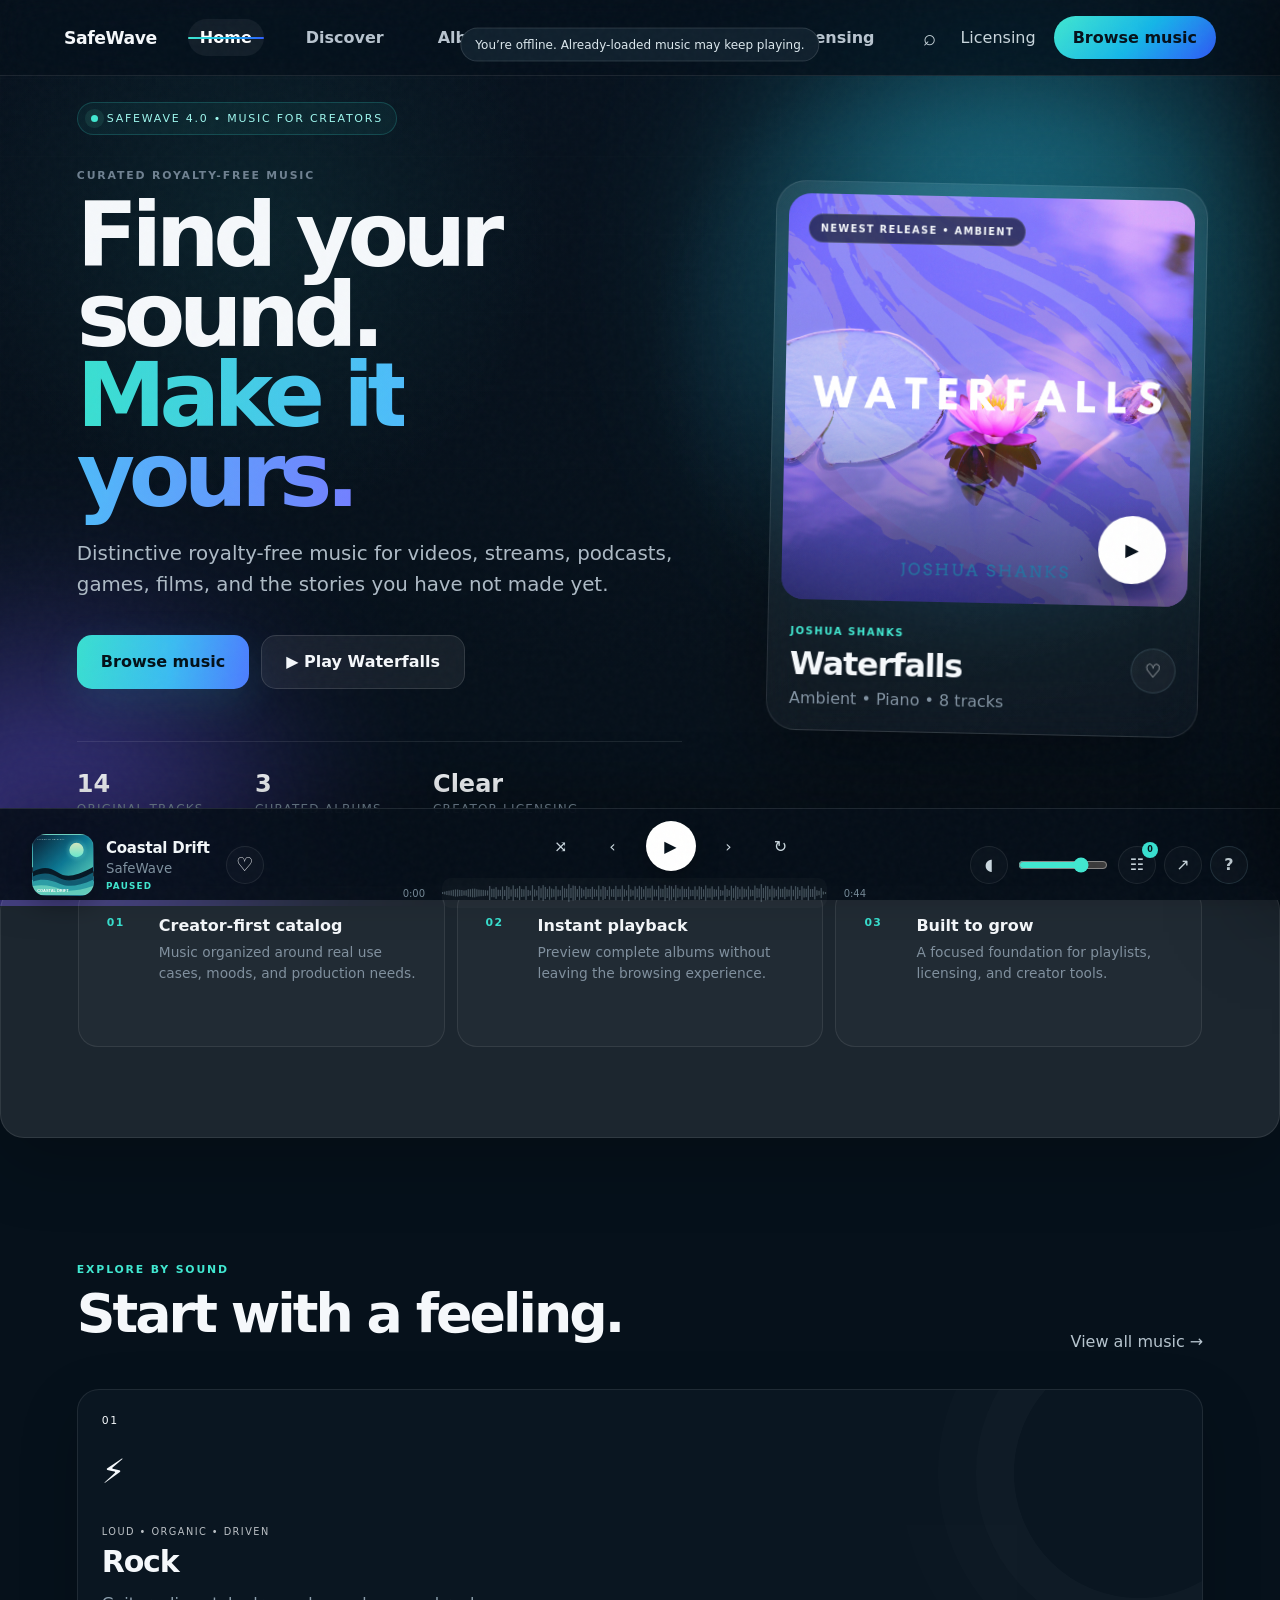
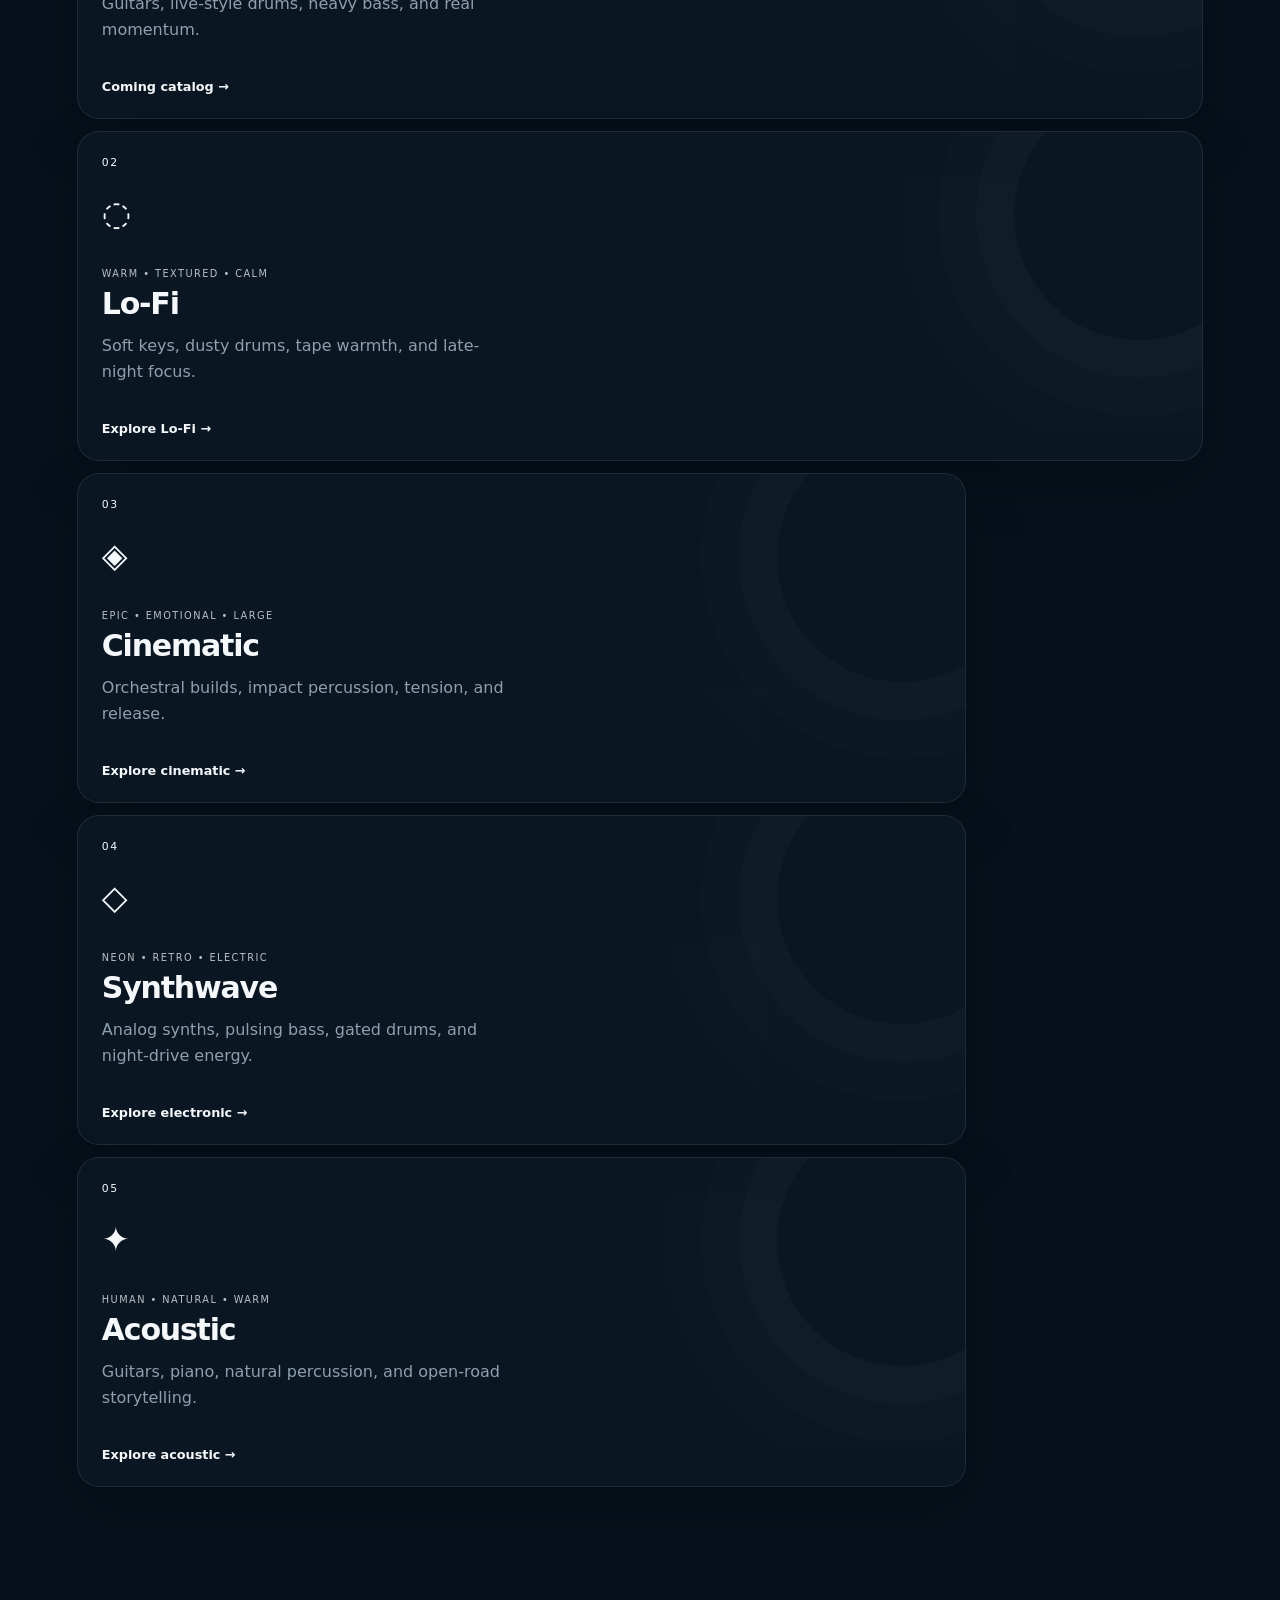
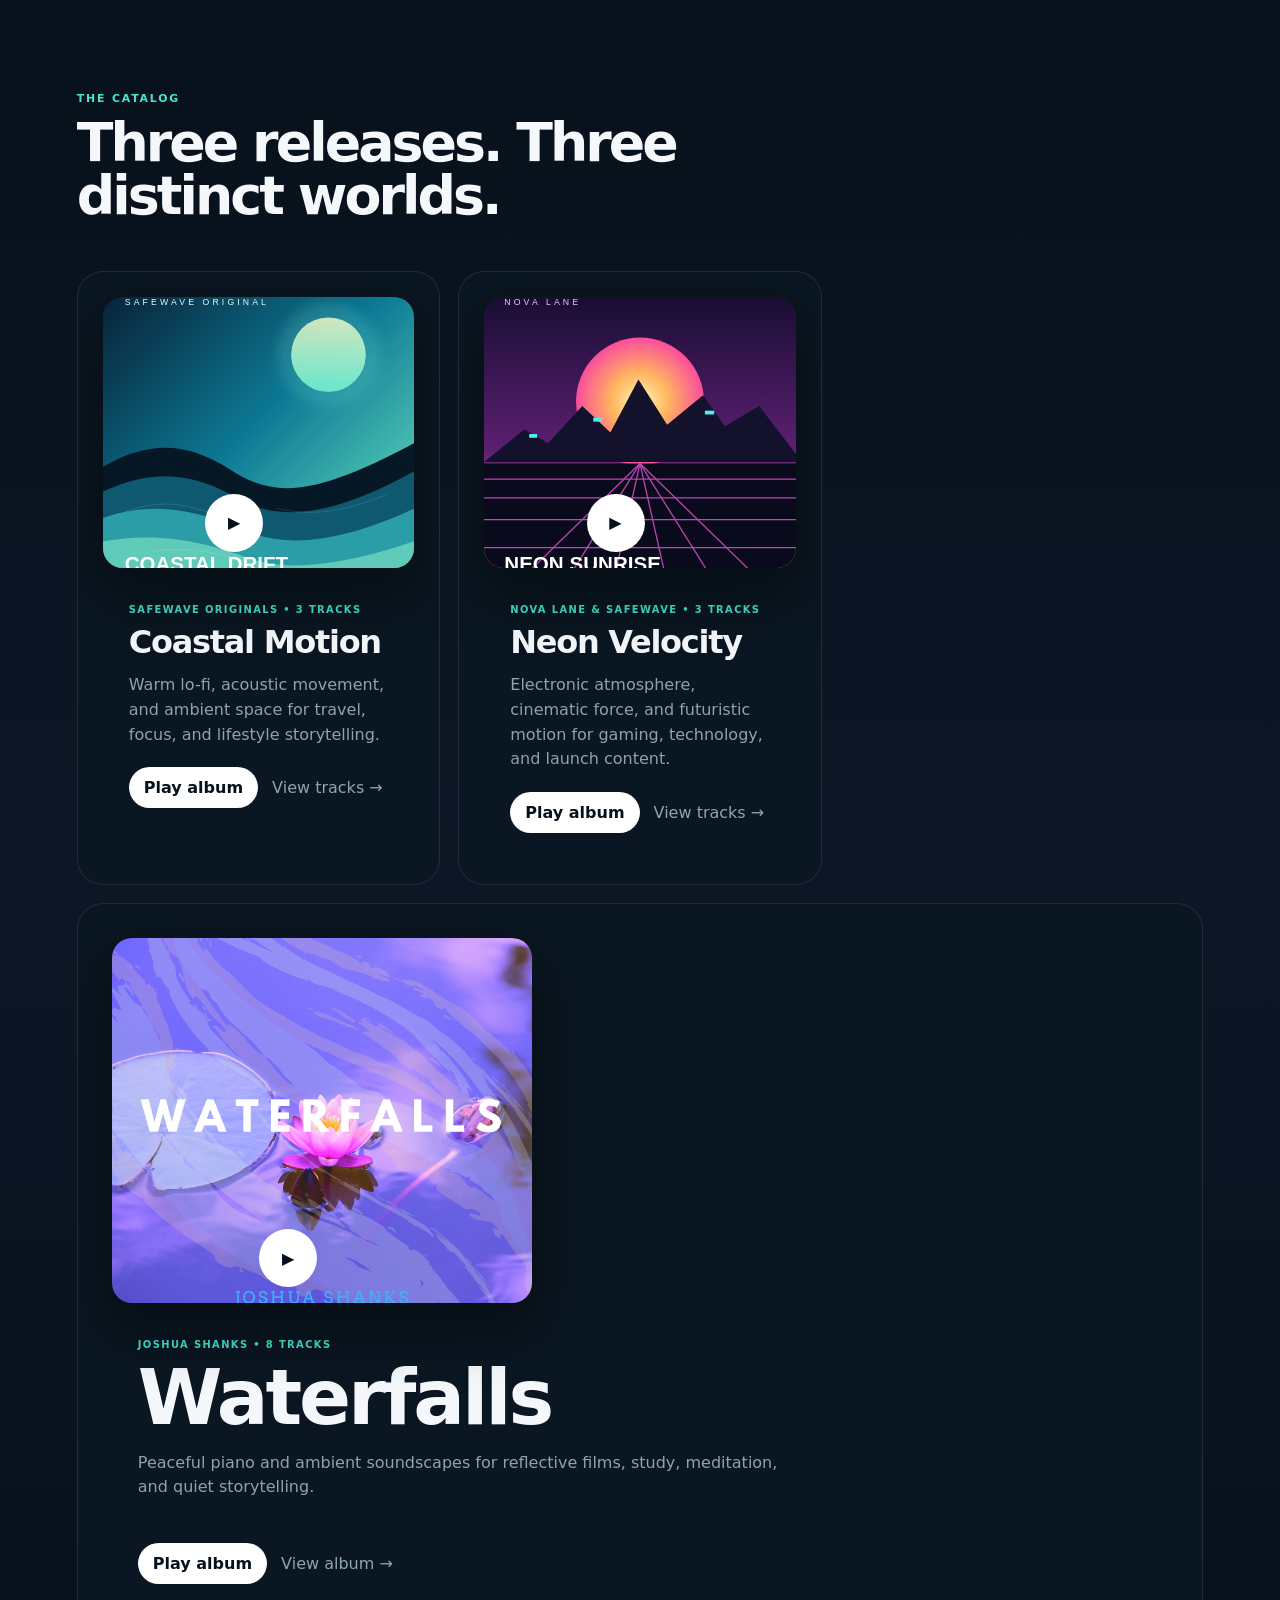
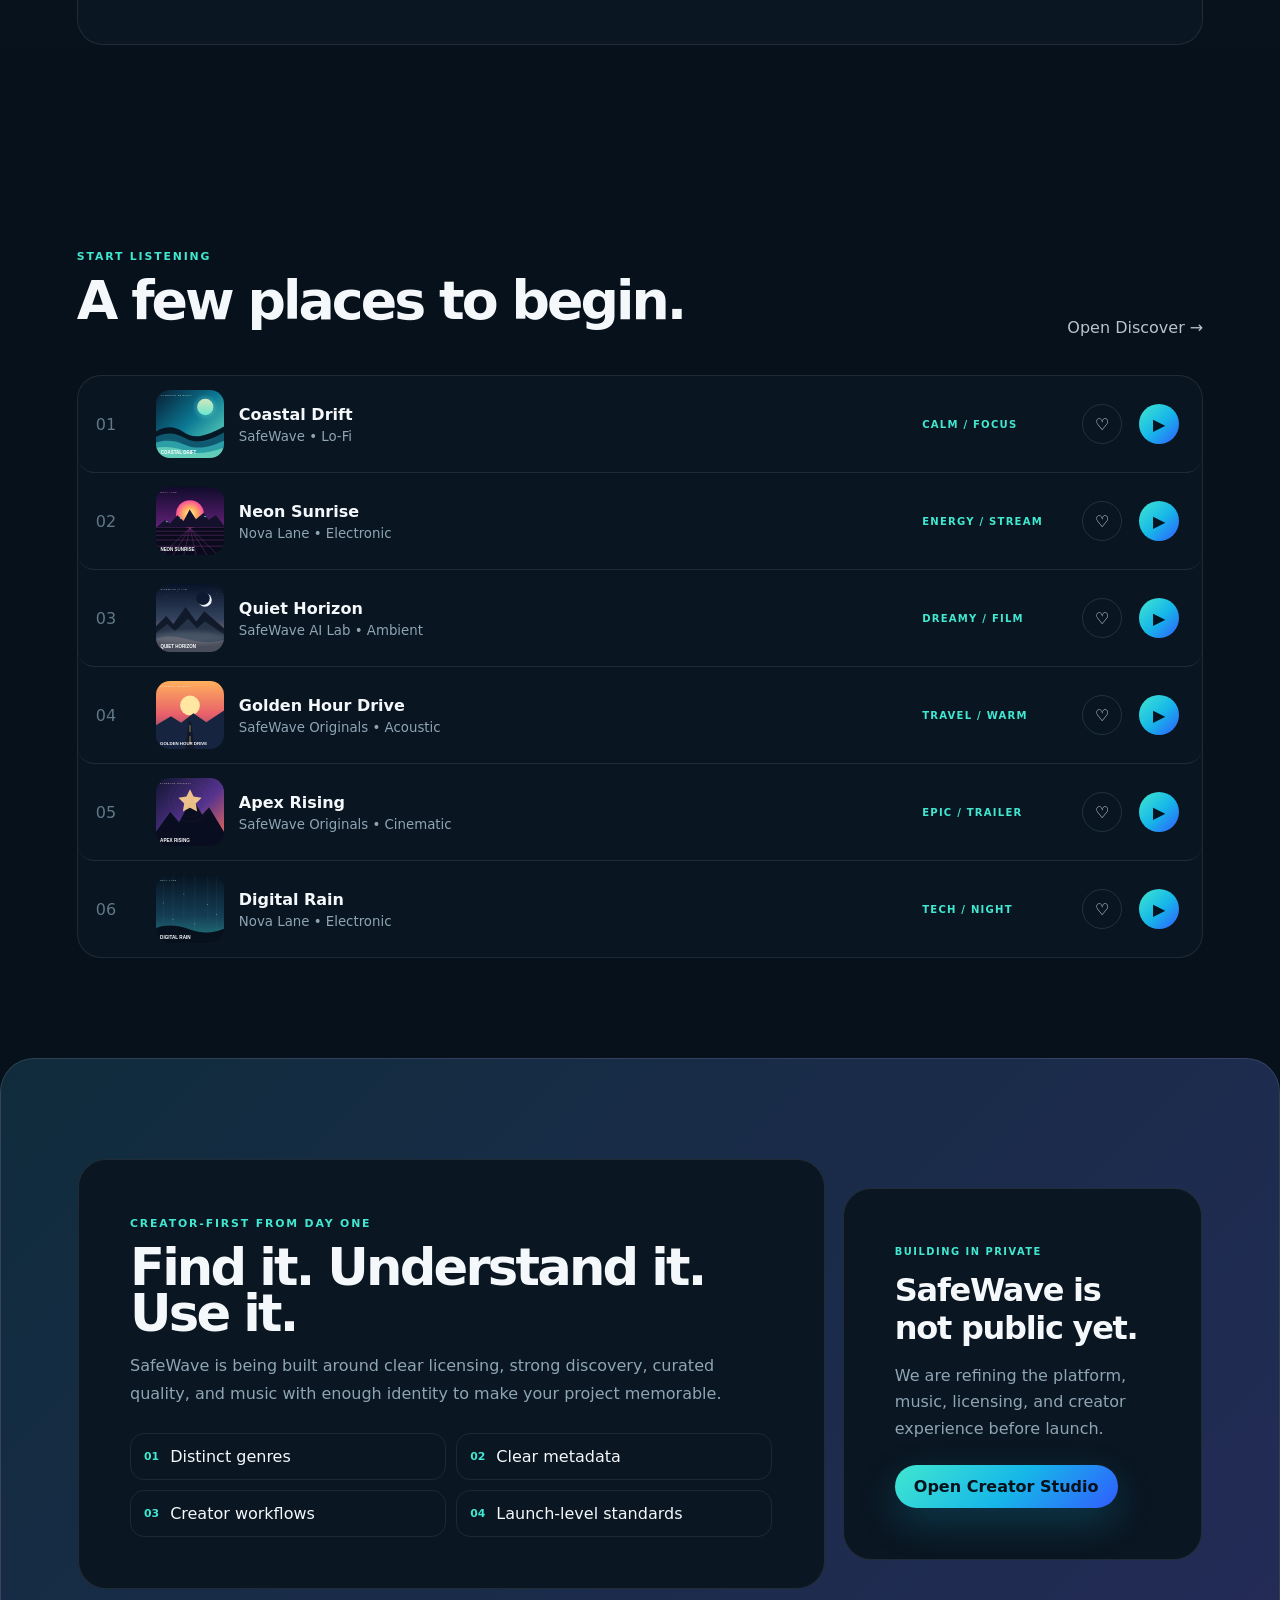
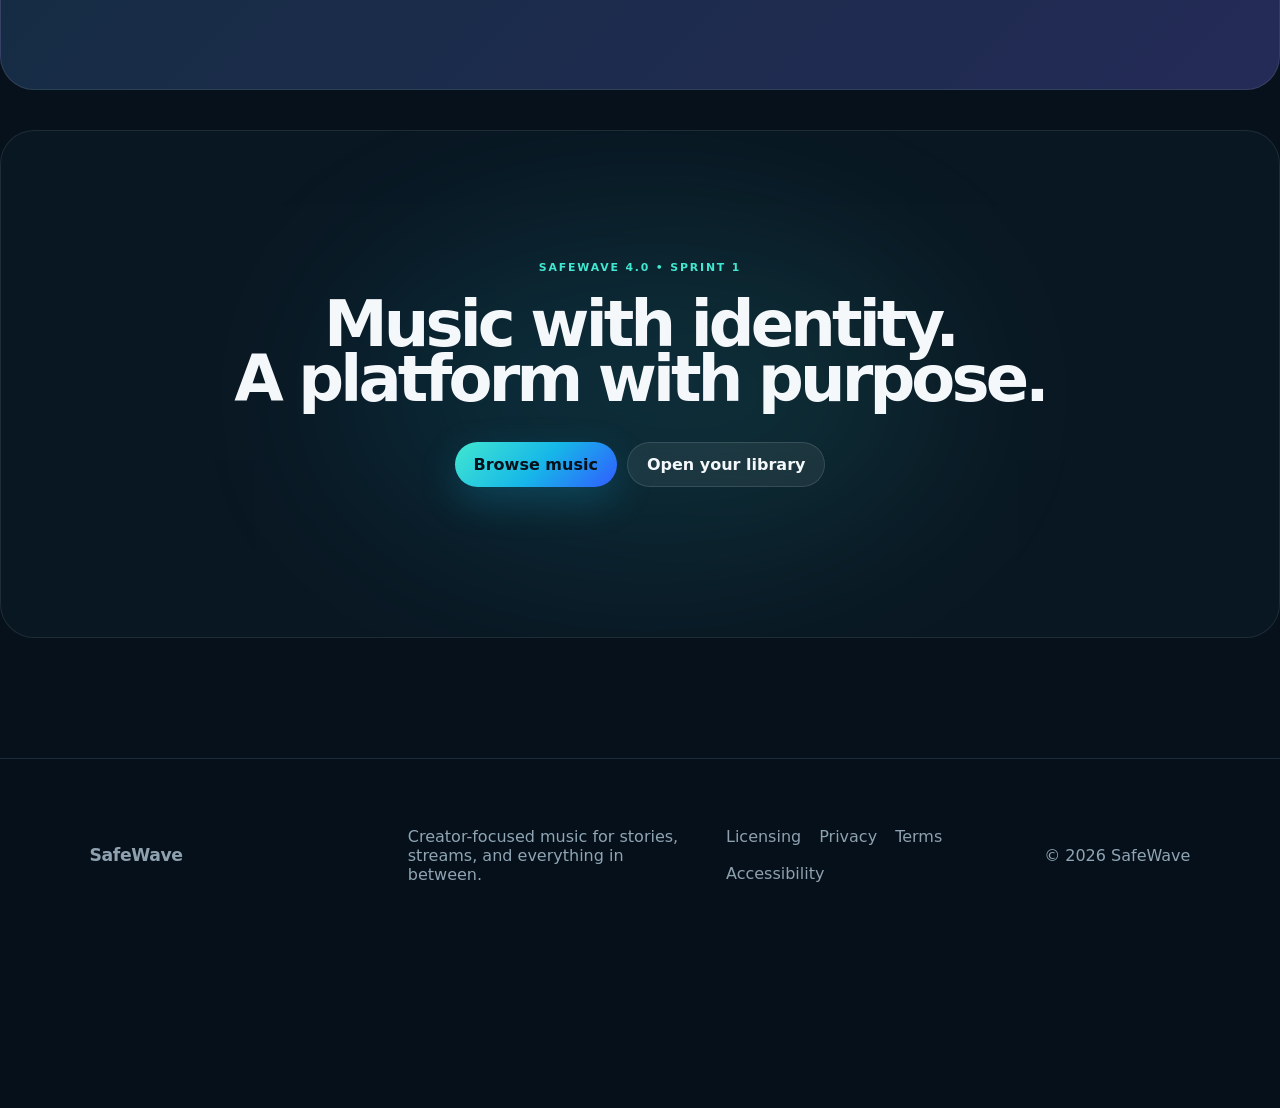
<file: index.html>
<!doctype html>
<html lang="en">
<head>
<meta charset="utf-8"><meta name="viewport" content="width=device-width,initial-scale=1,viewport-fit=cover">
<meta name="theme-color" content="#06111b">
<meta name="color-scheme" content="dark">
<meta name="description" content="Discover creator-focused instrumental music on SafeWave for videos, streams, podcasts, games, client work, and more.">
<meta name="robots" content="index,follow,max-image-preview:large">
<meta name="referrer" content="strict-origin-when-cross-origin">
<meta property="og:type" content="website">
<meta property="og:site_name" content="SafeWave">
<meta property="og:title" content="SafeWave — Music for Creators">
<meta property="og:description" content="Discover creator-focused instrumental music for videos, streams, podcasts, games, client work, and more.">
<meta name="twitter:card" content="summary">
<meta name="twitter:title" content="SafeWave — Music for Creators">
<meta name="twitter:description" content="Discover creator-focused instrumental music for videos, streams, podcasts, games, client work, and more.">
<link rel="icon" href="assets/favicon.svg" type="image/svg+xml">
<link rel="manifest" href="site.webmanifest">
<title>SafeWave — Music for Creators</title>
<link rel="stylesheet" href="style.css">
<link rel="stylesheet" href="css/player-premium.css">
<link rel="stylesheet" href="css/v3.3-site.css">
<link rel="stylesheet" href="css/v4-sprint1.css">
<link rel="stylesheet" href="css/v4-sprint2.css">
<link rel="stylesheet" href="css/v4-sprint3.css">
<link rel="stylesheet" href="css/v4-sprint45.css">
<link rel="stylesheet" href="css/v4-launch.css">
</head>
<body data-theme-track="0">
<div class="noise"></div><div class="track-atmosphere" id="trackAtmosphere"></div>
<header class="topbar">
  <a class="brand route-link" href="#home"><span class="brand-icon"><i></i><i></i><i></i></span><span>SafeWave</span></a>
  <nav class="desktop-nav"><a class="route-link active" href="#home">Home</a><a class="route-link" href="#discover">Discover</a><a class="route-link" href="#albums">Albums</a><a class="route-link" href="#library">Library</a><a class="route-link" href="#studio">Studio</a><a href="licensing.html">Licensing</a></nav>
  <div class="top-actions"><button class="search-trigger" id="searchTrigger" aria-label="Search">⌕</button><a href="licensing.html">Licensing</a><a class="pill-primary route-link" href="#discover">Browse music</a><button class="menu-btn" id="menuBtn">☰</button></div>
</header>

<nav class="mobile-menu" id="mobileMenu"><a class="route-link" href="#home">Home</a><a class="route-link" href="#discover">Discover</a><a class="route-link" href="#albums">Albums</a><a class="route-link" href="#library">Library</a><a class="route-link" href="#studio">Studio</a><a href="licensing.html">Licensing</a><a href="privacy.html">Privacy</a><a href="terms.html">Terms</a></nav>

<main>
<section class="view active aurora-home" data-view="home">
  <section class="aurora-v2-hero">
    <div class="aurora-v2-light aurora-v2-light-a"></div>
    <div class="aurora-v2-light aurora-v2-light-b"></div>
    <div class="aurora-v2-lines"></div>

    <div class="aurora-v2-copy">
      <div class="aurora-v2-label"><span></span> SAFEWAVE 4.0 • MUSIC FOR CREATORS</div>
      <p class="kicker">CURATED ROYALTY-FREE MUSIC</p>
      <h1>Find your sound.<br><em>Make it yours.</em></h1>
      <p class="aurora-v2-lead">Distinctive royalty-free music for videos, streams, podcasts, games, films, and the stories you have not made yet.</p>

      <div class="aurora-v2-actions">
        <a class="pill-primary route-link" href="#discover">Browse music</a>
        <button class="pill-glass" data-track="6">▶ Play Waterfalls</button>
      </div>

      <div class="aurora-v2-proof">
        <div><strong>14</strong><span>Original tracks</span></div>
        <div><strong>3</strong><span>Curated albums</span></div>
        <div><strong>Clear</strong><span>Creator licensing</span></div>
      </div>
    </div>

    <article class="aurora-v2-feature">
      <div class="aurora-v2-feature-art">
        <img src="assets/covers/waterfalls.png" alt="Waterfalls album cover art">
        <div class="aurora-v2-feature-shade"></div>
        <span class="aurora-v2-feature-badge">NEWEST RELEASE • AMBIENT</span>
        <button class="aurora-v2-feature-play" data-track="6">▶</button>
      </div>
      <div class="aurora-v2-feature-copy">
        <div>
          <span>JOSHUA SHANKS</span>
          <h2>Waterfalls</h2>
          <p>Ambient • Piano • 8 tracks</p>
        </div>
        <button data-favorite="6" aria-label="Favorite Streets">♡</button>
      </div>
    </article>

    <div class="aurora-v2-scroll">SCROLL TO EXPLORE <i></i></div>
  </section>

  <section class="v33-trust-strip" aria-label="SafeWave benefits">
    <article><span>01</span><div><strong>Creator-first catalog</strong><p>Music organized around real use cases, moods, and production needs.</p></div></article>
    <article><span>02</span><div><strong>Instant playback</strong><p>Preview complete albums without leaving the browsing experience.</p></div></article>
    <article><span>03</span><div><strong>Built to grow</strong><p>A focused foundation for playlists, licensing, and creator tools.</p></div></article>
  </section>

  <section class="aurora-v2-genre-section">
    <div class="aurora-v2-section-head">
      <div><span class="kicker">EXPLORE BY SOUND</span><h2>Start with a feeling.</h2></div>
      <a class="route-link" href="#discover">View all music →</a>
    </div>

    <div class="aurora-v2-genres">
      <a class="aurora-v2-genre genre-rock" href="#discover?genre=cinematic">
        <span class="aurora-v2-genre-number">01</span>
        <div class="aurora-v2-genre-icon">⚡</div>
        <div><small>LOUD • ORGANIC • DRIVEN</small><h3>Rock</h3><p>Guitars, live-style drums, heavy bass, and real momentum.</p></div>
        <b>Coming catalog →</b>
      </a>

      <a class="aurora-v2-genre genre-lofi" href="#discover?genre=lo-fi">
        <span class="aurora-v2-genre-number">02</span>
        <div class="aurora-v2-genre-icon">◌</div>
        <div><small>WARM • TEXTURED • CALM</small><h3>Lo-Fi</h3><p>Soft keys, dusty drums, tape warmth, and late-night focus.</p></div>
        <b>Explore Lo-Fi →</b>
      </a>

      <a class="aurora-v2-genre genre-cinematic" href="#discover?genre=cinematic">
        <span class="aurora-v2-genre-number">03</span>
        <div class="aurora-v2-genre-icon">◈</div>
        <div><small>EPIC • EMOTIONAL • LARGE</small><h3>Cinematic</h3><p>Orchestral builds, impact percussion, tension, and release.</p></div>
        <b>Explore cinematic →</b>
      </a>

      <a class="aurora-v2-genre genre-synth" href="#discover?genre=electronic">
        <span class="aurora-v2-genre-number">04</span>
        <div class="aurora-v2-genre-icon">◇</div>
        <div><small>NEON • RETRO • ELECTRIC</small><h3>Synthwave</h3><p>Analog synths, pulsing bass, gated drums, and night-drive energy.</p></div>
        <b>Explore electronic →</b>
      </a>

      <a class="aurora-v2-genre genre-acoustic" href="#discover?genre=acoustic">
        <span class="aurora-v2-genre-number">05</span>
        <div class="aurora-v2-genre-icon">✦</div>
        <div><small>HUMAN • NATURAL • WARM</small><h3>Acoustic</h3><p>Guitars, piano, natural percussion, and open-road storytelling.</p></div>
        <b>Explore acoustic →</b>
      </a>
    </div>
  </section>

  <section class="aurora-v2-album-section">
    <div class="aurora-v2-section-head">
      <div><span class="kicker">THE CATALOG</span><h2>Three releases. Three distinct worlds.</h2></div>
    </div>

    <div class="aurora-v2-albums">
      <article class="aurora-v2-album aurora-v2-album-coastal">
        <div class="aurora-v2-album-visual">
          <img src="assets/covers/coastal-drift.svg" alt="Coastal Motion album">
          <div class="aurora-v2-album-disc"></div>
          <button data-album="coastal">▶</button>
        </div>
        <div class="aurora-v2-album-copy">
          <span>SAFEWAVE ORIGINALS • 3 TRACKS</span>
          <h3>Coastal Motion</h3>
          <p>Warm lo-fi, acoustic movement, and ambient space for travel, focus, and lifestyle storytelling.</p>
          <div><button data-album="coastal">Play album</button><a href="#discover?genre=lo-fi">View tracks →</a></div>
        </div>
      </article>

      <article class="aurora-v2-album aurora-v2-album-neon">
        <div class="aurora-v2-album-visual">
          <img src="assets/covers/neon-sunrise.svg" alt="Neon Velocity album">
          <div class="aurora-v2-album-disc"></div>
          <button data-album="neon">▶</button>
        </div>
        <div class="aurora-v2-album-copy">
          <span>NOVA LANE & SAFEWAVE • 3 TRACKS</span>
          <h3>Neon Velocity</h3>
          <p>Electronic atmosphere, cinematic force, and futuristic motion for gaming, technology, and launch content.</p>
          <div><button data-album="neon">Play album</button><a href="#discover?genre=electronic">View tracks →</a></div>
        </div>
      </article>

      <article class="aurora-v2-album aurora-v2-album-waterfalls">
        <div class="aurora-v2-album-visual">
          <img src="assets/covers/waterfalls.png" alt="Waterfalls album">
          <div class="aurora-v2-album-disc"></div>
          <button data-album="waterfalls">▶</button>
        </div>
        <div class="aurora-v2-album-copy">
          <span>JOSHUA SHANKS • 8 TRACKS</span>
          <h3>Waterfalls</h3>
          <p>Peaceful piano and ambient soundscapes for reflective films, study, meditation, and quiet storytelling.</p>
          <div><button data-album="waterfalls">Play album</button><a class="route-link" href="#albums">View album →</a></div>
        </div>
      </article>
    </div>
  </section>

  <section class="aurora-v2-tracks-section">
    <div class="aurora-v2-section-head">
      <div><span class="kicker">START LISTENING</span><h2>A few places to begin.</h2></div>
      <a class="route-link" href="#discover">Open Discover →</a>
    </div>

    <div class="aurora-v2-track-list">
      <article class="aurora-v2-track" data-track-card="0">
        <span>01</span><div class="aurora-v2-track-art" style="background-image:url('assets/covers/coastal-drift.svg')"></div>
        <div><strong>Coastal Drift</strong><small>SafeWave • Lo-Fi</small></div><b>CALM / FOCUS</b>
        <button data-favorite="0">♡</button><button data-track="0">▶</button>
      </article>
      <article class="aurora-v2-track" data-track-card="1">
        <span>02</span><div class="aurora-v2-track-art" style="background-image:url('assets/covers/neon-sunrise.svg')"></div>
        <div><strong>Neon Sunrise</strong><small>Nova Lane • Electronic</small></div><b>ENERGY / STREAM</b>
        <button data-favorite="1">♡</button><button data-track="1">▶</button>
      </article>
      <article class="aurora-v2-track" data-track-card="2">
        <span>03</span><div class="aurora-v2-track-art" style="background-image:url('assets/covers/quiet-horizon.svg')"></div>
        <div><strong>Quiet Horizon</strong><small>SafeWave AI Lab • Ambient</small></div><b>DREAMY / FILM</b>
        <button data-favorite="2">♡</button><button data-track="2">▶</button>
      </article>
      <article class="aurora-v2-track" data-track-card="3">
        <span>04</span><div class="aurora-v2-track-art" style="background-image:url('assets/covers/golden-hour-drive.svg')"></div>
        <div><strong>Golden Hour Drive</strong><small>SafeWave Originals • Acoustic</small></div><b>TRAVEL / WARM</b>
        <button data-favorite="3">♡</button><button data-track="3">▶</button>
      </article>
      <article class="aurora-v2-track" data-track-card="4">
        <span>05</span><div class="aurora-v2-track-art" style="background-image:url('assets/covers/apex-rising.svg')"></div>
        <div><strong>Apex Rising</strong><small>SafeWave Originals • Cinematic</small></div><b>EPIC / TRAILER</b>
        <button data-favorite="4">♡</button><button data-track="4">▶</button>
      </article>
      <article class="aurora-v2-track" data-track-card="5">
        <span>06</span><div class="aurora-v2-track-art" style="background-image:url('assets/covers/digital-rain.svg')"></div>
        <div><strong>Digital Rain</strong><small>Nova Lane • Electronic</small></div><b>TECH / NIGHT</b>
        <button data-favorite="5">♡</button><button data-track="5">▶</button>
      </article>
    </div>
  </section>

  <section class="aurora-v2-creator-section">
    <div class="aurora-v2-creator-copy">
      <span class="kicker">CREATOR-FIRST FROM DAY ONE</span>
      <h2>Find it. Understand it. Use it.</h2>
      <p>SafeWave is being built around clear licensing, strong discovery, curated quality, and music with enough identity to make your project memorable.</p>
      <div>
        <article><strong>01</strong><span>Distinct genres</span></article>
        <article><strong>02</strong><span>Clear metadata</span></article>
        <article><strong>03</strong><span>Creator workflows</span></article>
        <article><strong>04</strong><span>Launch-level standards</span></article>
      </div>
    </div>
    <div class="aurora-v2-creator-action">
      <span>BUILDING IN PRIVATE</span>
      <h3>SafeWave is not public yet.</h3>
      <p>We are refining the platform, music, licensing, and creator experience before launch.</p>
      <a class="pill-primary route-link" href="#studio">Open Creator Studio</a>
    </div>
  </section>

  <section class="aurora-v2-final">
    <div class="aurora-v2-final-glow"></div>
    <span class="kicker">SAFEWAVE 4.0 • SPRINT 1</span>
    <h2>Music with identity.<br>A platform with purpose.</h2>
    <div><a class="pill-primary route-link" href="#discover">Browse music</a><a class="pill-glass route-link" href="#library">Open your library</a></div>
  </section>
</section>


<section class="view" data-view="albums">
  <section class="album-browser-hero">
    <span class="kicker">ALBUMS</span>
    <h1>Complete moods. Cohesive releases.</h1>
    <p>Explore SafeWave releases as complete creative worlds, then play an album from beginning to end or shuffle it into a new sequence.</p>
  </section>
  <section class="album-browser-grid" id="albumBrowserGrid"></section>
</section>

<section class="view" data-view="album">
  <section class="album-detail v4-album-detail" id="albumDetail">
    <button class="album-back route-link v4-album-back" data-album-back>← Back to albums</button>

    <div class="album-detail-hero v4-album-hero">
      <div class="v4-album-art-wrap">
        <img id="albumDetailCover" alt="Album artwork">
        <div class="v4-album-art-glow" aria-hidden="true"></div>
      </div>

      <div class="album-detail-copy v4-album-copy">
        <span class="kicker">SAFEWAVE ALBUM</span>
        <h1 id="albumDetailTitle">Album</h1>
        <p class="album-detail-artist" id="albumDetailArtist"></p>
        <p class="v4-album-description" id="albumDetailDescription"></p>
        <div class="album-detail-tags" id="albumDetailTags"></div>

        <div class="v4-album-stats" aria-label="Album details">
          <div><strong id="v4AlbumTrackCount">—</strong><span>tracks</span></div>
          <div><strong id="v4AlbumYear">—</strong><span>release</span></div>
          <div><strong id="v4AlbumPrimaryGenre">—</strong><span>sound</span></div>
        </div>

        <div class="album-detail-actions v4-album-actions">
          <button class="pill-primary" id="albumPlayAll">▶ Play album</button>
          <button class="pill-glass" id="albumShuffle">⤨ Shuffle</button>
        </div>
      </div>
    </div>

    <section class="v4-tracklist-section">
      <div class="v4-tracklist-head">
        <div><span class="kicker">TRACKLIST</span><h2>Listen from the beginning.</h2></div>
        <span id="v4AlbumTrackLabel">Album tracks</span>
      </div>
      <div class="album-track-list v4-album-track-list" id="albumTrackList"></div>
    </section>

    <section class="album-related v4-album-related">
      <div class="v4-tracklist-head">
        <div><span class="kicker">KEEP EXPLORING</span><h2>More from SafeWave.</h2></div>
        <a class="route-link" href="#albums">View all albums →</a>
      </div>
      <div class="album-related-grid" id="albumRelatedGrid"></div>
    </section>
  </section>
</section>


<section class="view" data-view="discover">
  <section class="v4-discovery-hero">
    <div class="v4-discovery-hero-copy">
      <span class="kicker">DISCOVER SAFEWAVE</span>
      <h1>Find music by <em>feeling.</em></h1>
      <p>Search the complete SafeWave catalog by track, artist, album, genre, mood, or creative use.</p>
      <div class="giant-search v4-search">
        <span>⌕</span>
        <input id="trackSearch" type="search" autocomplete="off" placeholder="Search tracks, moods, albums, or uses">
        <kbd>⌘ K</kbd>
      </div>
      <div class="smart-search-hints">
        <button data-smart-query="travel">Travel</button>
        <button data-smart-query="gaming">Gaming</button>
        <button data-smart-query="piano">Piano</button>
        <button data-smart-query="cinematic">Cinematic</button>
        <button data-smart-query="study">Study</button>
      </div>
    </div>
    <div class="v4-discovery-stat">
      <strong>14</strong><span>tracks</span>
      <i></i>
      <strong>3</strong><span>albums</span>
    </div>
  </section>

  <section class="v4-discovery-albums">
    <div class="v4-discovery-section-head"><div><span class="kicker">ALBUMS</span><h2>Choose a world.</h2></div><span>3 releases</span></div>
    <div class="v4-discovery-album-grid">
      <article class="v4-discovery-album">
        <div class="v4-discovery-album-art">
          <img src="assets/covers/coastal-drift.svg" alt="Coastal Motion album art">
          <button data-track="0" aria-label="Play Coastal Motion">▶</button>
        </div>
        <div><span>3 tracks • Lo-Fi • Acoustic • Ambient</span><h3>Coastal Motion</h3><p>SafeWave Originals</p></div>
      </article>
      <article class="v4-discovery-album">
        <div class="v4-discovery-album-art">
          <img src="assets/covers/neon-sunrise.svg" alt="Neon Velocity album art">
          <button data-track="3" aria-label="Play Neon Velocity">▶</button>
        </div>
        <div><span>3 tracks • Electronic • Cinematic</span><h3>Neon Velocity</h3><p>Nova Lane</p></div>
      </article>
      <article class="v4-discovery-album">
        <div class="v4-discovery-album-art">
          <img src="assets/covers/waterfalls.png" alt="Waterfalls album art">
          <button data-track="6" aria-label="Play Waterfalls">▶</button>
        </div>
        <div><span>8 tracks • Ambient • Piano • Relaxation</span><h3>Waterfalls</h3><p>Joshua Shanks</p></div>
      </article></div>
  </section>

  <section class="v4-discovery-catalog">
    <div class="v4-discovery-section-head">
      <div><span class="kicker">ALL MUSIC</span><h2>Explore the catalog.</h2></div>
      <span id="resultCount">14 tracks</span>
    </div>

    <div class="v4-discovery-toolbar">
      <div class="v4-filter-scroll" aria-label="Genre filters">
        <button class="filter active" data-filter="all">All</button>
        <button class="filter" data-filter="ambient">Ambient</button>
        <button class="filter" data-filter="lo-fi">Lo-Fi</button>
        <button class="filter" data-filter="electronic">Electronic</button>
        <button class="filter" data-filter="acoustic">Acoustic</button>
        <button class="filter" data-filter="cinematic">Cinematic</button>
      </div>
      <label class="v4-sort">Sort
        <select id="catalogSort">
          <option value="recommended">Recommended</option>
          <option value="title">A–Z</option>
          <option value="bpm-high">Highest BPM</option>
          <option value="bpm-low">Lowest BPM</option>
        </select>
      </label>
    </div>

    <div class="v4-mood-row" aria-label="Mood filters">
      <button class="v4-mood active" data-mood="all">Any mood</button>
      <button class="v4-mood" data-mood="peaceful">Peaceful</button>
      <button class="v4-mood" data-mood="dreamy">Dreamy</button>
      <button class="v4-mood" data-mood="reflective">Reflective</button>
      <button class="v4-mood" data-mood="energy">Energy</button>
      <button class="v4-mood" data-mood="uplifting">Uplifting</button>
      <button class="v4-mood" data-mood="epic">Epic</button>
    </div>

    <div class="catalog-list v4-discovery-grid" id="v4DiscoveryGrid">
      
        <article class="v4-discovery-card catalog-row"
          data-name="coastal drift safewave originals coastal motion lo-fi calm lo-fi calm focus travel"
          data-genre="lo-fi"
          data-mood="calm"
          data-title="coastal drift"
          data-bpm="86">
          <button class="v4-card-art catalog-play" data-track="0" aria-label="Play Coastal Drift">
            <img src="assets/covers/coastal-drift.svg" alt="Coastal Drift cover">
            <span class="v4-card-play">▶</span>
          </button>
          <div class="v4-card-body">
            <div class="v4-card-heading">
              <div><strong>Coastal Drift</strong><small>SafeWave Originals • Coastal Motion</small></div>
              <button data-favorite="0" aria-label="Favorite Coastal Drift">♡</button>
            </div>
            <div class="v4-card-meta"><span>Lo-Fi</span><span>Calm</span><span>86 BPM</span></div>
            <div class="v4-card-tags"><span>Lo-Fi</span><span>Calm</span><span>Focus</span></div>
            <div class="v4-card-actions">
              <button data-track="0">Play</button>
              <button data-queue="0">＋ Queue</button>
              <button data-open-track="0">Details</button>
            </div>
          </div>
        </article>
        <article class="v4-discovery-card catalog-row"
          data-name="golden hour drive safewave originals coastal motion acoustic uplifting acoustic travel warm road trip"
          data-genre="acoustic"
          data-mood="uplifting"
          data-title="golden hour drive"
          data-bpm="96">
          <button class="v4-card-art catalog-play" data-track="1" aria-label="Play Golden Hour Drive">
            <img src="assets/covers/golden-hour-drive.svg" alt="Golden Hour Drive cover">
            <span class="v4-card-play">▶</span>
          </button>
          <div class="v4-card-body">
            <div class="v4-card-heading">
              <div><strong>Golden Hour Drive</strong><small>SafeWave Originals • Coastal Motion</small></div>
              <button data-favorite="1" aria-label="Favorite Golden Hour Drive">♡</button>
            </div>
            <div class="v4-card-meta"><span>Acoustic</span><span>Uplifting</span><span>96 BPM</span></div>
            <div class="v4-card-tags"><span>Acoustic</span><span>Travel</span><span>Warm</span></div>
            <div class="v4-card-actions">
              <button data-track="1">Play</button>
              <button data-queue="1">＋ Queue</button>
              <button data-open-track="1">Details</button>
            </div>
          </div>
        </article>
        <article class="v4-discovery-card catalog-row"
          data-name="quiet horizon safewave originals coastal motion ambient dreamy ambient dreamy cinematic sleep"
          data-genre="ambient"
          data-mood="dreamy"
          data-title="quiet horizon"
          data-bpm="74">
          <button class="v4-card-art catalog-play" data-track="2" aria-label="Play Quiet Horizon">
            <img src="assets/covers/quiet-horizon.svg" alt="Quiet Horizon cover">
            <span class="v4-card-play">▶</span>
          </button>
          <div class="v4-card-body">
            <div class="v4-card-heading">
              <div><strong>Quiet Horizon</strong><small>SafeWave Originals • Coastal Motion</small></div>
              <button data-favorite="2" aria-label="Favorite Quiet Horizon">♡</button>
            </div>
            <div class="v4-card-meta"><span>Ambient</span><span>Dreamy</span><span>74 BPM</span></div>
            <div class="v4-card-tags"><span>Ambient</span><span>Dreamy</span><span>Cinematic</span></div>
            <div class="v4-card-actions">
              <button data-track="2">Play</button>
              <button data-queue="2">＋ Queue</button>
              <button data-open-track="2">Details</button>
            </div>
          </div>
        </article>
        <article class="v4-discovery-card catalog-row"
          data-name="neon sunrise nova lane neon velocity electronic energy electronic upbeat gaming stream"
          data-genre="electronic"
          data-mood="energy"
          data-title="neon sunrise"
          data-bpm="108">
          <button class="v4-card-art catalog-play" data-track="3" aria-label="Play Neon Sunrise">
            <img src="assets/covers/neon-sunrise.svg" alt="Neon Sunrise cover">
            <span class="v4-card-play">▶</span>
          </button>
          <div class="v4-card-body">
            <div class="v4-card-heading">
              <div><strong>Neon Sunrise</strong><small>Nova Lane • Neon Velocity</small></div>
              <button data-favorite="3" aria-label="Favorite Neon Sunrise">♡</button>
            </div>
            <div class="v4-card-meta"><span>Electronic</span><span>Energy</span><span>108 BPM</span></div>
            <div class="v4-card-tags"><span>Electronic</span><span>Upbeat</span><span>Gaming</span></div>
            <div class="v4-card-actions">
              <button data-track="3">Play</button>
              <button data-queue="3">＋ Queue</button>
              <button data-open-track="3">Details</button>
            </div>
          </div>
        </article>
        <article class="v4-discovery-card catalog-row"
          data-name="digital rain nova lane neon velocity electronic atmospheric electronic technology night cyberpunk"
          data-genre="electronic"
          data-mood="atmospheric"
          data-title="digital rain"
          data-bpm="102">
          <button class="v4-card-art catalog-play" data-track="4" aria-label="Play Digital Rain">
            <img src="assets/covers/digital-rain.svg" alt="Digital Rain cover">
            <span class="v4-card-play">▶</span>
          </button>
          <div class="v4-card-body">
            <div class="v4-card-heading">
              <div><strong>Digital Rain</strong><small>Nova Lane • Neon Velocity</small></div>
              <button data-favorite="4" aria-label="Favorite Digital Rain">♡</button>
            </div>
            <div class="v4-card-meta"><span>Electronic</span><span>Atmospheric</span><span>102 BPM</span></div>
            <div class="v4-card-tags"><span>Electronic</span><span>Technology</span><span>Night</span></div>
            <div class="v4-card-actions">
              <button data-track="4">Play</button>
              <button data-queue="4">＋ Queue</button>
              <button data-open-track="4">Details</button>
            </div>
          </div>
        </article>
        <article class="v4-discovery-card catalog-row"
          data-name="apex rising nova lane neon velocity cinematic epic cinematic epic trailer intense"
          data-genre="cinematic"
          data-mood="epic"
          data-title="apex rising"
          data-bpm="124">
          <button class="v4-card-art catalog-play" data-track="5" aria-label="Play Apex Rising">
            <img src="assets/covers/apex-rising.svg" alt="Apex Rising cover">
            <span class="v4-card-play">▶</span>
          </button>
          <div class="v4-card-body">
            <div class="v4-card-heading">
              <div><strong>Apex Rising</strong><small>Nova Lane • Neon Velocity</small></div>
              <button data-favorite="5" aria-label="Favorite Apex Rising">♡</button>
            </div>
            <div class="v4-card-meta"><span>Cinematic</span><span>Epic</span><span>124 BPM</span></div>
            <div class="v4-card-tags"><span>Cinematic</span><span>Epic</span><span>Trailer</span></div>
            <div class="v4-card-actions">
              <button data-track="5">Play</button>
              <button data-queue="5">＋ Queue</button>
              <button data-open-track="5">Details</button>
            </div>
          </div>
        </article>
        <article class="v4-discovery-card catalog-row"
          data-name="streets joshua shanks waterfalls ambient reflective piano ambient city storytelling"
          data-genre="ambient"
          data-mood="reflective"
          data-title="streets"
          data-bpm="0">
          <button class="v4-card-art catalog-play" data-track="6" aria-label="Play Streets">
            <img src="assets/covers/waterfalls.png" alt="Streets cover">
            <span class="v4-card-play">▶</span>
          </button>
          <div class="v4-card-body">
            <div class="v4-card-heading">
              <div><strong>Streets</strong><small>Joshua Shanks • Waterfalls</small></div>
              <button data-favorite="6" aria-label="Favorite Streets">♡</button>
            </div>
            <div class="v4-card-meta"><span>Ambient</span><span>Reflective</span><span>Free tempo</span></div>
            <div class="v4-card-tags"><span>Piano</span><span>Ambient</span><span>City</span></div>
            <div class="v4-card-actions">
              <button data-track="6">Play</button>
              <button data-queue="6">＋ Queue</button>
              <button data-open-track="6">Details</button>
            </div>
          </div>
        </article>
        <article class="v4-discovery-card catalog-row"
          data-name="for a moment joshua shanks waterfalls ambient tender piano emotional travel reflection"
          data-genre="ambient"
          data-mood="tender"
          data-title="for a moment"
          data-bpm="0">
          <button class="v4-card-art catalog-play" data-track="7" aria-label="Play For a Moment">
            <img src="assets/covers/waterfalls.png" alt="For a Moment cover">
            <span class="v4-card-play">▶</span>
          </button>
          <div class="v4-card-body">
            <div class="v4-card-heading">
              <div><strong>For a Moment</strong><small>Joshua Shanks • Waterfalls</small></div>
              <button data-favorite="7" aria-label="Favorite For a Moment">♡</button>
            </div>
            <div class="v4-card-meta"><span>Ambient</span><span>Tender</span><span>Free tempo</span></div>
            <div class="v4-card-tags"><span>Piano</span><span>Emotional</span><span>Travel</span></div>
            <div class="v4-card-actions">
              <button data-track="7">Play</button>
              <button data-queue="7">＋ Queue</button>
              <button data-open-track="7">Details</button>
            </div>
          </div>
        </article>
        <article class="v4-discovery-card catalog-row"
          data-name="take a chance joshua shanks waterfalls ambient hopeful piano inspiring lifestyle growth"
          data-genre="ambient"
          data-mood="hopeful"
          data-title="take a chance"
          data-bpm="0">
          <button class="v4-card-art catalog-play" data-track="8" aria-label="Play Take a Chance">
            <img src="assets/covers/waterfalls.png" alt="Take a Chance cover">
            <span class="v4-card-play">▶</span>
          </button>
          <div class="v4-card-body">
            <div class="v4-card-heading">
              <div><strong>Take a Chance</strong><small>Joshua Shanks • Waterfalls</small></div>
              <button data-favorite="8" aria-label="Favorite Take a Chance">♡</button>
            </div>
            <div class="v4-card-meta"><span>Ambient</span><span>Hopeful</span><span>Free tempo</span></div>
            <div class="v4-card-tags"><span>Piano</span><span>Inspiring</span><span>Lifestyle</span></div>
            <div class="v4-card-actions">
              <button data-track="8">Play</button>
              <button data-queue="8">＋ Queue</button>
              <button data-open-track="8">Details</button>
            </div>
          </div>
        </article>
        <article class="v4-discovery-card catalog-row"
          data-name="baby steps joshua shanks waterfalls ambient warm piano gentle study optimistic"
          data-genre="ambient"
          data-mood="warm"
          data-title="baby steps"
          data-bpm="0">
          <button class="v4-card-art catalog-play" data-track="9" aria-label="Play Baby Steps">
            <img src="assets/covers/waterfalls.png" alt="Baby Steps cover">
            <span class="v4-card-play">▶</span>
          </button>
          <div class="v4-card-body">
            <div class="v4-card-heading">
              <div><strong>Baby Steps</strong><small>Joshua Shanks • Waterfalls</small></div>
              <button data-favorite="9" aria-label="Favorite Baby Steps">♡</button>
            </div>
            <div class="v4-card-meta"><span>Ambient</span><span>Warm</span><span>Free tempo</span></div>
            <div class="v4-card-tags"><span>Piano</span><span>Gentle</span><span>Study</span></div>
            <div class="v4-card-actions">
              <button data-track="9">Play</button>
              <button data-queue="9">＋ Queue</button>
              <button data-open-track="9">Details</button>
            </div>
          </div>
        </article>
        <article class="v4-discovery-card catalog-row"
          data-name="starry skies joshua shanks waterfalls ambient dreamy piano night ambient cinematic"
          data-genre="ambient"
          data-mood="dreamy"
          data-title="starry skies"
          data-bpm="0">
          <button class="v4-card-art catalog-play" data-track="10" aria-label="Play Starry Skies">
            <img src="assets/covers/waterfalls.png" alt="Starry Skies cover">
            <span class="v4-card-play">▶</span>
          </button>
          <div class="v4-card-body">
            <div class="v4-card-heading">
              <div><strong>Starry Skies</strong><small>Joshua Shanks • Waterfalls</small></div>
              <button data-favorite="10" aria-label="Favorite Starry Skies">♡</button>
            </div>
            <div class="v4-card-meta"><span>Ambient</span><span>Dreamy</span><span>Free tempo</span></div>
            <div class="v4-card-tags"><span>Piano</span><span>Night</span><span>Ambient</span></div>
            <div class="v4-card-actions">
              <button data-track="10">Play</button>
              <button data-queue="10">＋ Queue</button>
              <button data-open-track="10">Details</button>
            </div>
          </div>
        </article>
        <article class="v4-discovery-card catalog-row"
          data-name="promises joshua shanks waterfalls ambient emotional piano romantic reflective film"
          data-genre="ambient"
          data-mood="emotional"
          data-title="promises"
          data-bpm="0">
          <button class="v4-card-art catalog-play" data-track="11" aria-label="Play Promises">
            <img src="assets/covers/waterfalls.png" alt="Promises cover">
            <span class="v4-card-play">▶</span>
          </button>
          <div class="v4-card-body">
            <div class="v4-card-heading">
              <div><strong>Promises</strong><small>Joshua Shanks • Waterfalls</small></div>
              <button data-favorite="11" aria-label="Favorite Promises">♡</button>
            </div>
            <div class="v4-card-meta"><span>Ambient</span><span>Emotional</span><span>Free tempo</span></div>
            <div class="v4-card-tags"><span>Piano</span><span>Romantic</span><span>Reflective</span></div>
            <div class="v4-card-actions">
              <button data-track="11">Play</button>
              <button data-queue="11">＋ Queue</button>
              <button data-open-track="11">Details</button>
            </div>
          </div>
        </article>
        <article class="v4-discovery-card catalog-row"
          data-name="lost joshua shanks waterfalls ambient melancholic piano emotional documentary storytelling"
          data-genre="ambient"
          data-mood="melancholic"
          data-title="lost"
          data-bpm="0">
          <button class="v4-card-art catalog-play" data-track="12" aria-label="Play Lost">
            <img src="assets/covers/waterfalls.png" alt="Lost cover">
            <span class="v4-card-play">▶</span>
          </button>
          <div class="v4-card-body">
            <div class="v4-card-heading">
              <div><strong>Lost</strong><small>Joshua Shanks • Waterfalls</small></div>
              <button data-favorite="12" aria-label="Favorite Lost">♡</button>
            </div>
            <div class="v4-card-meta"><span>Ambient</span><span>Melancholic</span><span>Free tempo</span></div>
            <div class="v4-card-tags"><span>Piano</span><span>Emotional</span><span>Documentary</span></div>
            <div class="v4-card-actions">
              <button data-track="12">Play</button>
              <button data-queue="12">＋ Queue</button>
              <button data-open-track="12">Details</button>
            </div>
          </div>
        </article>
        <article class="v4-discovery-card catalog-row"
          data-name="waterfalls joshua shanks waterfalls ambient peaceful piano meditation relaxation nature"
          data-genre="ambient"
          data-mood="peaceful"
          data-title="waterfalls"
          data-bpm="0">
          <button class="v4-card-art catalog-play" data-track="13" aria-label="Play Waterfalls">
            <img src="assets/covers/waterfalls.png" alt="Waterfalls cover">
            <span class="v4-card-play">▶</span>
          </button>
          <div class="v4-card-body">
            <div class="v4-card-heading">
              <div><strong>Waterfalls</strong><small>Joshua Shanks • Waterfalls</small></div>
              <button data-favorite="13" aria-label="Favorite Waterfalls">♡</button>
            </div>
            <div class="v4-card-meta"><span>Ambient</span><span>Peaceful</span><span>Free tempo</span></div>
            <div class="v4-card-tags"><span>Piano</span><span>Meditation</span><span>Relaxation</span></div>
            <div class="v4-card-actions">
              <button data-track="13">Play</button>
              <button data-queue="13">＋ Queue</button>
              <button data-open-track="13">Details</button>
            </div>
          </div>
        </article>
    </div>
    <div class="v4-no-results" id="v4NoResults" hidden>
      <strong>No tracks match that search.</strong>
      <p>Try a broader mood, genre, album, or creative use.</p>
      <button id="v4ResetDiscovery">Reset filters</button>
    </div>
  </section>
</section>


<section class="view" data-view="library">
  <section class="library-hero"><div><span class="kicker">YOUR SAFEWAVE</span><h1>Build your creative library.</h1><p>Favorites, playlists, recently played tracks, and downloads—all saved on this device for now.</p></div><div class="profile-card"><span class="profile-avatar">JS</span><div><strong id="profileName">Creator</strong><small>Early SafeWave member</small></div><button id="editProfile">Edit</button></div></section>
  <section class="library-shell">
    <div class="streaming-settings"><div><span class="kicker">PLAYBACK</span><h3>Streaming settings</h3></div><label>Crossfade <select id="crossfadeSelect"><option value="0">Off</option><option value="2">2 seconds</option><option value="4">4 seconds</option><option value="6">6 seconds</option></select></label><label><input type="checkbox" id="autoplayToggle" checked> Autoplay recommendations</label></div><div class="library-stats"><article><strong id="favoriteStat">0</strong><span>Favorites</span></article><article><strong id="playlistStat">0</strong><span>Playlists</span></article><article><strong id="historyStat">0</strong><span>Recently played</span></article><article><strong>6</strong><span>Studio tracks</span></article><article><strong id="totalPlayStat">0</strong><span>Total plays</span></article></div>
    <section class="library-block"><div class="library-heading"><div><span class="kicker">SAVED MUSIC</span><h2>Your favorites</h2></div><a class="route-link" href="#discover">Find music →</a></div><div class="library-grid" id="favoriteGrid"></div></section>
    <section class="library-block"><div class="library-heading"><div><span class="kicker">YOUR COLLECTIONS</span><h2>Playlists</h2></div><button class="create-playlist" id="createPlaylist">＋ New playlist</button></div><div class="playlist-library" id="playlistLibrary"></div></section>
    <section class="library-block"><div class="library-heading"><div><span class="kicker">LISTENING HISTORY</span><h2>Recently played</h2></div><button class="clear-history" id="clearHistory">Clear history</button></div><div class="history-list" id="historyList"></div></section><section class="library-block"><div class="library-heading"><div><span class="kicker">DOWNLOAD HISTORY</span><h2>Files you saved</h2></div><button class="clear-history" id="clearDownloads">Clear downloads</button></div><div class="history-list" id="downloadHistoryList"></div></section>
  </section>
</section>

<section class="view" data-view="studio">
  <section class="studio-hero">
    <div>
      <span class="kicker">SAFEWAVE CREATOR STUDIO</span>
      <h1>Run the catalog like a real platform.</h1>
      <p>Create release drafts, organize albums, preview analytics, and prepare tracks for publishing—all without touching the homepage layout.</p>
    </div>
    <div class="studio-status">
      <span class="status-dot"></span>
      <div><strong>Prototype mode</strong><small>Drafts save on this device</small></div>
    </div>
  </section>

  <section class="studio-shell">
    <aside class="studio-sidebar">
      <button class="studio-tab active" data-studio-tab="overview">Overview</button>
      <button class="studio-tab" data-studio-tab="music">Music</button>
      <button class="studio-tab" data-studio-tab="release">New release</button>
      <button class="studio-tab" data-studio-tab="analytics">Analytics</button>
      <button class="studio-tab" data-studio-tab="settings">Settings</button>
    </aside>

    <div class="studio-content">
      <section class="studio-panel active" data-studio-panel="overview">
        <div class="studio-panel-head"><div><span class="kicker">OVERVIEW</span><h2>Catalog health</h2></div><button class="pill-primary" data-open-release>＋ New release</button></div>
        <div class="studio-metrics">
          <article><span>LIVE TRACKS</span><strong>6</strong><small>All playable</small></article>
          <article><span>DRAFTS</span><strong id="draftCount">0</strong><small>Saved locally</small></article>
          <article><span>TOTAL PLAYS</span><strong id="studioPlayCount">0</strong><small>This device</small></article>
          <article><span>DOWNLOADS</span><strong id="studioDownloadCount">0</strong><small>This device</small></article>
        </div>
        <div class="studio-overview-grid">
          <article class="studio-card">
            <div class="studio-card-head"><h3>Recent releases</h3><a class="route-link" href="#discover">View catalog</a></div>
            <div class="release-list" id="studioReleaseList"></div>
          </article>
          <article class="studio-card">
            <div class="studio-card-head"><h3>Launch checklist</h3></div>
            <label class="check-row"><input type="checkbox" checked> Audio file uploaded</label>
            <label class="check-row"><input type="checkbox" checked> Cover artwork added</label>
            <label class="check-row"><input type="checkbox"> Final commercial master</label>
            <label class="check-row"><input type="checkbox"> Legal license reviewed</label>
            <label class="check-row"><input type="checkbox"> Cloud storage connected</label>
          </article>
        </div>
      </section>

      <section class="studio-panel" data-studio-panel="music">
        <div class="studio-panel-head"><div><span class="kicker">MUSIC</span><h2>Manage tracks</h2></div><button class="pill-primary" data-open-release>＋ Add music</button></div>
        <div class="studio-table" id="studioTrackTable"></div>
      </section>

      <section class="studio-panel" data-studio-panel="release">
        <div class="studio-panel-head"><div><span class="kicker">NEW RELEASE</span><h2>Create a track draft</h2></div><span class="prototype-label">LOCAL PROTOTYPE</span></div>
        <form class="release-form" id="releaseForm">
          <div class="release-grid">
            <label>Track title<input id="releaseTitle" required placeholder="Ocean Echo"></label>
            <label>Artist<input id="releaseArtist" required placeholder="SafeWave Originals"></label>
            <label>Album<input id="releaseAlbum" placeholder="Coastal Motion"></label>
            <label>Genre<select id="releaseGenre"><option>Lo-Fi</option><option>Electronic</option><option>Ambient</option><option>Acoustic</option><option>Cinematic</option><option>Rock</option></select></label>
            <label>BPM<input id="releaseBpm" type="number" min="1" max="300" placeholder="96"></label>
            <label>Key<input id="releaseKey" placeholder="G major"></label>
          </div>
          <label>Mood and tags<input id="releaseTags" placeholder="uplifting, travel, warm, lifestyle"></label>
          <label>Description<textarea id="releaseDescription" rows="5" placeholder="Describe the sound and ideal creator use cases."></textarea></label>
          <div class="upload-grid">
            <label><span>Audio file</span><small>WAV or MP3</small><input type="file" accept="audio/*"></label>
            <label><span>Cover artwork</span><small>Square JPG, PNG, or SVG</small><input type="file" accept="image/*"></label>
          </div>
          <div class="release-actions"><button class="pill-primary" type="submit">Save draft</button><button class="pill-glass" type="reset">Clear</button></div>
        </form>
        <div class="draft-list" id="draftList"></div>
      </section>

      <section class="studio-panel" data-studio-panel="analytics">
        <div class="studio-panel-head"><div><span class="kicker">ANALYTICS</span><h2>Audience activity</h2></div><span class="prototype-label">LOCAL DATA</span></div>
        <div class="analytics-chart" id="analyticsChart"></div>
        <div class="analytics-grid">
          <article><span>TOP TRACK</span><strong id="topTrackName">—</strong><small id="topTrackPlays">0 plays</small></article>
          <article><span>MOST LIKED</span><strong id="mostLikedName">—</strong><small id="mostLikedCount">0 likes</small></article>
          <article><span>MOST DOWNLOADED</span><strong id="mostDownloadedName">—</strong><small id="mostDownloadedCount">0 downloads</small></article>
        </div>
      </section>

      <section class="studio-panel" data-studio-panel="settings">
        <div class="studio-panel-head"><div><span class="kicker">SETTINGS</span><h2>Platform preferences</h2></div></div>
        <div class="settings-stack">
          <label><div><strong>Default artist name</strong><small>Used when creating a new release draft.</small></div><input id="defaultArtist" placeholder="SafeWave Originals"></label>
          <label><div><strong>Default license</strong><small>Prototype display only.</small></div><select><option>Creator License</option><option>Commercial License</option><option>Editorial Only</option></select></label>
          <label><div><strong>Catalog visibility</strong><small>Controls the future publishing workflow.</small></div><select><option>Draft first</option><option>Publish immediately</option></select></label>
          <button class="pill-primary" id="saveStudioSettings">Save settings</button>
        </div>
      </section>
    </div>
  </section>
</section>

</main>

<footer class="site-footer"><a class="brand route-link" href="#home"><span class="brand-icon"><i></i><i></i><i></i></span><span>SafeWave</span></a><p>Creator-focused music for stories, streams, and everything in between.</p><div><a href="licensing.html">Licensing</a><a href="privacy.html">Privacy</a><a href="terms.html">Terms</a><a href="accessibility.html">Accessibility</a></div><span>© 2026 SafeWave</span></footer>

<aside class="player v4-player" id="player" aria-label="SafeWave music player">
  <button class="collapse-player" id="playerCollapse" aria-label="Minimize player">⌄</button>
  <div class="playing-track v4-playing-track">
    <div class="player-cover" id="playerCover"></div>
    <div class="v4-player-copy"><strong id="playerTitle">Coastal Drift</strong><small id="playerArtist">SafeWave</small></div>
    <button data-favorite-current id="favoriteCurrent" aria-label="Favorite current track">♡</button>
  </div>
  <div class="transport v4-transport">
    <div class="transport-buttons">
      <button id="shuffleBtn" aria-label="Shuffle">⤨</button>
      <button id="prevBtn" aria-label="Previous track">‹</button>
      <button id="playBtn" class="main-play" aria-label="Play or pause">▶</button>
      <button id="nextBtn" aria-label="Next track">›</button>
      <button id="repeatBtn" aria-label="Repeat">↻</button>
    </div>
    <div class="timeline waveform-timeline">
      <span id="currentTime">0:00</span>
      <div class="waveform-wrap" id="waveformWrap"><canvas id="waveformCanvas" width="900" height="70"></canvas><div class="waveform-playhead" id="waveformPlayhead"></div></div>
      <input id="progress" class="hidden-progress" type="range" min="0" max="100" value="0" aria-label="Track progress">
      <span id="duration">0:00</span>
    </div>
  </div>
  <div class="player-tools v4-player-tools">
    <button id="volumeBtn" aria-label="Mute or unmute">◖</button>
    <input id="volume" type="range" min="0" max="1" step=".01" value=".75" aria-label="Volume">
    <button id="openQueue" aria-label="Open queue">☷<b id="queueCount">0</b></button>
    <button id="expandPlayer" aria-label="Open now playing">↗</button>
  </div>
  <audio id="audio"></audio>
</aside>

<section class="queue-drawer" id="queueDrawer"><header><div><span class="kicker">UP NEXT</span><h2>Your queue</h2></div><button id="closeQueue">×</button></header><div class="queue-list" id="queueList"></div><button class="clear-queue" id="clearQueue">Clear queue</button></section>

<section class="track-modal" id="trackModal"><button class="modal-close" id="modalClose">×</button><div class="modal-art" id="modalArt"></div><div class="modal-content"><span class="kicker">TRACK DETAILS</span><h2 id="modalTitle"></h2><p id="modalArtist"></p><div class="modal-tags" id="modalTags"></div><div class="stream-stats"><span>▶ <b id="modalPlays">0</b> plays</span><span>♥ <b id="modalLikes">0</b> likes</span><span>↓ <b id="modalDownloads">0</b> downloads</span></div><p class="modal-description" id="modalDescription"></p><div class="download-panel"><div class="download-head"><div><span class="kicker">DOWNLOAD OPTIONS</span><h3>Choose your file</h3></div><button id="copyAttribution">Copy attribution</button></div><div class="format-grid"><a class="format-card" id="modalDownload" download><strong>WAV</strong><span>Full quality</span><small>Best for editing</small></a><button class="format-card disabled" type="button"><strong>MP3</strong><span>Coming soon</span><small>Smaller file size</small></button><button class="format-card disabled" type="button"><strong>STEMS</strong><span>Future</span><small>Mix individual parts</small></button></div></div><div class="modal-actions"><button class="pill-primary" id="modalPlay">▶ Play track</button><button class="pill-glass" id="modalQueue">＋ Add to queue</button></div><div class="license-box"><span>✓</span><p><strong>Creator license included</strong><br>Prototype licensing details. Final terms require legal review.</p></div></div></section>

<section class="fullscreen-player v4-now-playing" id="fullscreenPlayer">
  <button class="fullscreen-close" id="fullscreenClose" aria-label="Close now playing">⌄</button>
  <div class="fullscreen-bg" id="fullscreenBg"></div>
  <div class="fullscreen-content v4-now-playing-content">
    <div class="fullscreen-art" id="fullscreenArt"></div>
    <div class="v4-now-playing-copy">
      <span class="kicker">NOW PLAYING</span>
      <h2 id="fullscreenTitle">Coastal Drift</h2>
      <p id="fullscreenArtist">SafeWave</p>
      <div class="full-timeline">
        <input id="fullProgress" type="range" min="0" max="100" value="0" aria-label="Track progress">
        <div><span id="fullCurrent">0:00</span><span id="fullDuration">0:00</span></div>
      </div>
      <div class="full-controls">
        <button id="fullPrev" aria-label="Previous track">‹</button>
        <button id="fullPlay" aria-label="Play or pause">▶</button>
        <button id="fullNext" aria-label="Next track">›</button>
      </div>
      <p class="v4-now-playing-hint">Tap the arrow to return to SafeWave.</p>
    </div>
  </div>
</section>

<div class="command-search" id="commandSearch"><div class="command-box"><span>⌕</span><input id="commandInput" placeholder="Search tracks, moods, or genres"><button id="commandClose">ESC</button><div id="commandResults"></div></div></div>
<section class="playlist-modal" id="playlistModal"><div class="playlist-dialog"><button id="playlistClose">×</button><span class="kicker">NEW PLAYLIST</span><h2>Create a collection</h2><label>Playlist name<input id="playlistName" placeholder="My video soundtrack"></label><label>Add tracks<div class="playlist-track-picker" id="playlistTrackPicker"></div></label><button class="pill-primary" id="savePlaylist">Create playlist</button></div></section><nav class="mobile-bottom-nav"><a class="route-link" href="#home"><span>⌂</span><small>Home</small></a><a class="route-link" href="#discover"><span>⌕</span><small>Discover</small></a><a class="route-link" href="#albums"><span>◫</span><small>Albums</small></a><a class="route-link" href="#library"><span>♡</span><small>Library</small></a><a class="route-link" href="#studio"><span>⌁</span><small>Studio</small></a></nav>
<div class="toast" id="toast"></div>
<script src="js/catalog.js?v=515"></script>
<script src="script.js?v=515"></script>
<script src="js/player-premium.js?v=515"></script>
<script src="js/v3.3-site.js?v=330"></script>
<script src="js/v4-sprint2.js?v=4002"></script>
<script src="js/v4-sprint3.js?v=4003"></script>
<script src="js/v4-sprint45.js?v=4005"></script>
<script src="js/v4-launch.js?v=4100"></script>
</file>
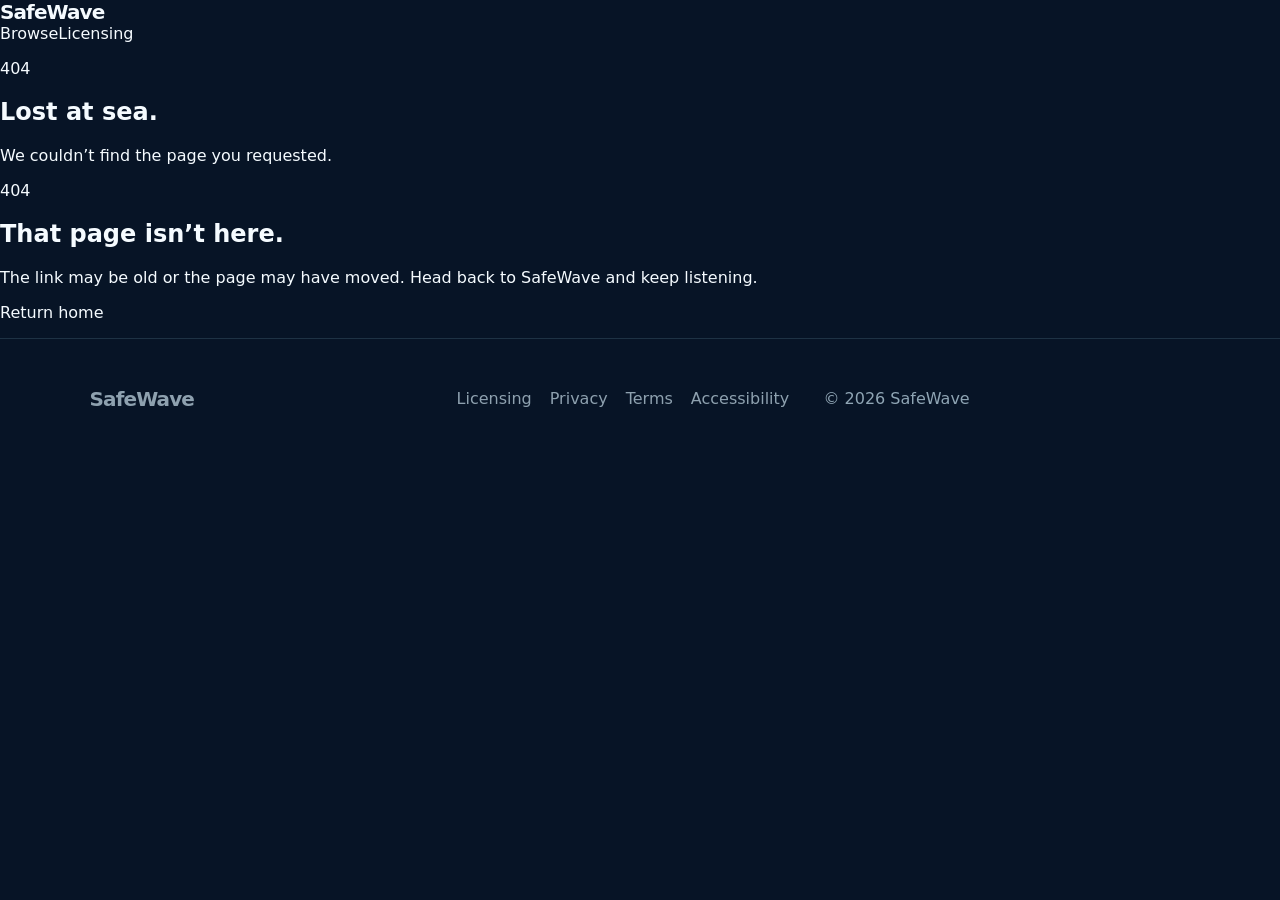
<file: 404-2.html>
<!doctype html>
<html lang="en">
<head>
<meta charset="utf-8">
<meta name="viewport" content="width=device-width,initial-scale=1,viewport-fit=cover">
<meta name="theme-color" content="#06111b">
<meta name="description" content="We couldn’t find the page you requested.">
<meta name="robots" content="noindex,follow">
<link rel="icon" href="assets/favicon.svg" type="image/svg+xml">
<link rel="manifest" href="site.webmanifest">
<title>Page not found — SafeWave</title>
<link rel="stylesheet" href="style.css"><link rel="stylesheet" href="css/v4-launch.css">
</head>
<body>
<header class="site-header"><a class="brand" href="index.html"><span class="brand-mark">≈</span>SafeWave</a>
<nav class="nav-links"><a href="index.html#discover">Browse</a><a href="licensing.html">Licensing</a></nav></header>
<main class="page-shell narrow" id="main-content">
<section class="page-intro"><p class="eyebrow">404</p><h1>Lost at sea.</h1><p>We couldn’t find the page you requested.</p></section>

<section class="info-grid"><article class="info-card"><span>404</span><h2>That page isn’t here.</h2><p>The link may be old or the page may have moved. Head back to SafeWave and keep listening.</p><p><a class="button" href="index.html">Return home</a></p></article></section>

</main>
<footer class="site-footer"><a class="brand" href="index.html"><span class="brand-mark">≈</span>SafeWave</a><div><a href="licensing.html">Licensing</a><a href="privacy.html">Privacy</a><a href="terms.html">Terms</a><a href="accessibility.html">Accessibility</a></div><span>© 2026 SafeWave</span></footer>
</body></html>
</file>
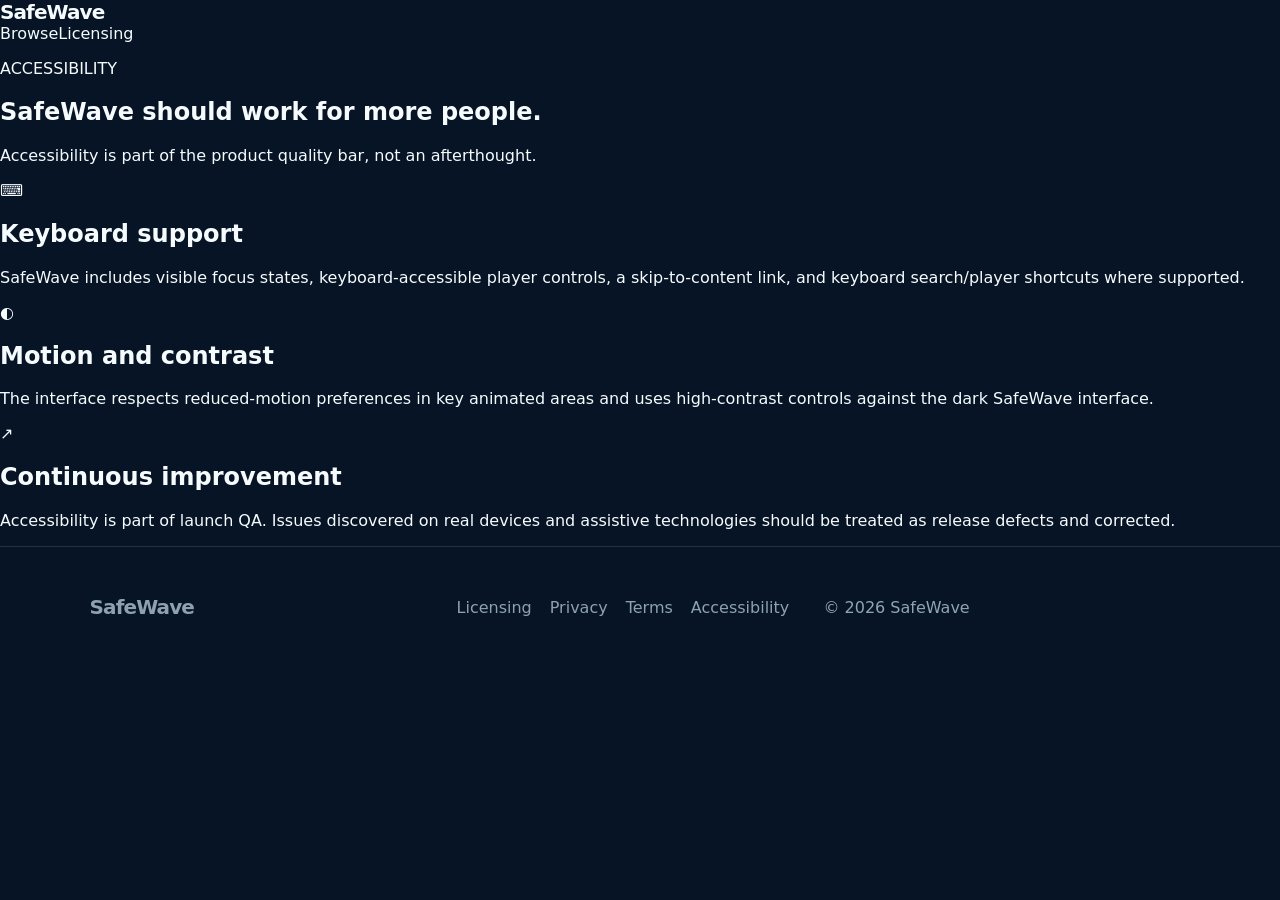
<file: accessibility.html>
<!doctype html>
<html lang="en">
<head>
<meta charset="utf-8">
<meta name="viewport" content="width=device-width,initial-scale=1,viewport-fit=cover">
<meta name="theme-color" content="#06111b">
<meta name="description" content="Accessibility is part of the product quality bar, not an afterthought.">
<meta name="robots" content="index,follow">
<link rel="icon" href="assets/favicon.svg" type="image/svg+xml">
<link rel="manifest" href="site.webmanifest">
<title>Accessibility — SafeWave</title>
<link rel="stylesheet" href="style.css"><link rel="stylesheet" href="css/v4-launch.css">
</head>
<body>
<header class="site-header"><a class="brand" href="index.html"><span class="brand-mark">≈</span>SafeWave</a>
<nav class="nav-links"><a href="index.html#discover">Browse</a><a href="licensing.html">Licensing</a></nav></header>
<main class="page-shell narrow" id="main-content">
<section class="page-intro"><p class="eyebrow">ACCESSIBILITY</p><h1>SafeWave should work for more people.</h1><p>Accessibility is part of the product quality bar, not an afterthought.</p></section>

<section class="info-grid">
<article class="info-card"><span>⌨</span><h2>Keyboard support</h2><p>SafeWave includes visible focus states, keyboard-accessible player controls, a skip-to-content link, and keyboard search/player shortcuts where supported.</p></article>
<article class="info-card"><span>◐</span><h2>Motion and contrast</h2><p>The interface respects reduced-motion preferences in key animated areas and uses high-contrast controls against the dark SafeWave interface.</p></article>
<article class="info-card"><span>↗</span><h2>Continuous improvement</h2><p>Accessibility is part of launch QA. Issues discovered on real devices and assistive technologies should be treated as release defects and corrected.</p></article>
</section>

</main>
<footer class="site-footer"><a class="brand" href="index.html"><span class="brand-mark">≈</span>SafeWave</a><div><a href="licensing.html">Licensing</a><a href="privacy.html">Privacy</a><a href="terms.html">Terms</a><a href="accessibility.html">Accessibility</a></div><span>© 2026 SafeWave</span></footer>
</body></html>
</file>
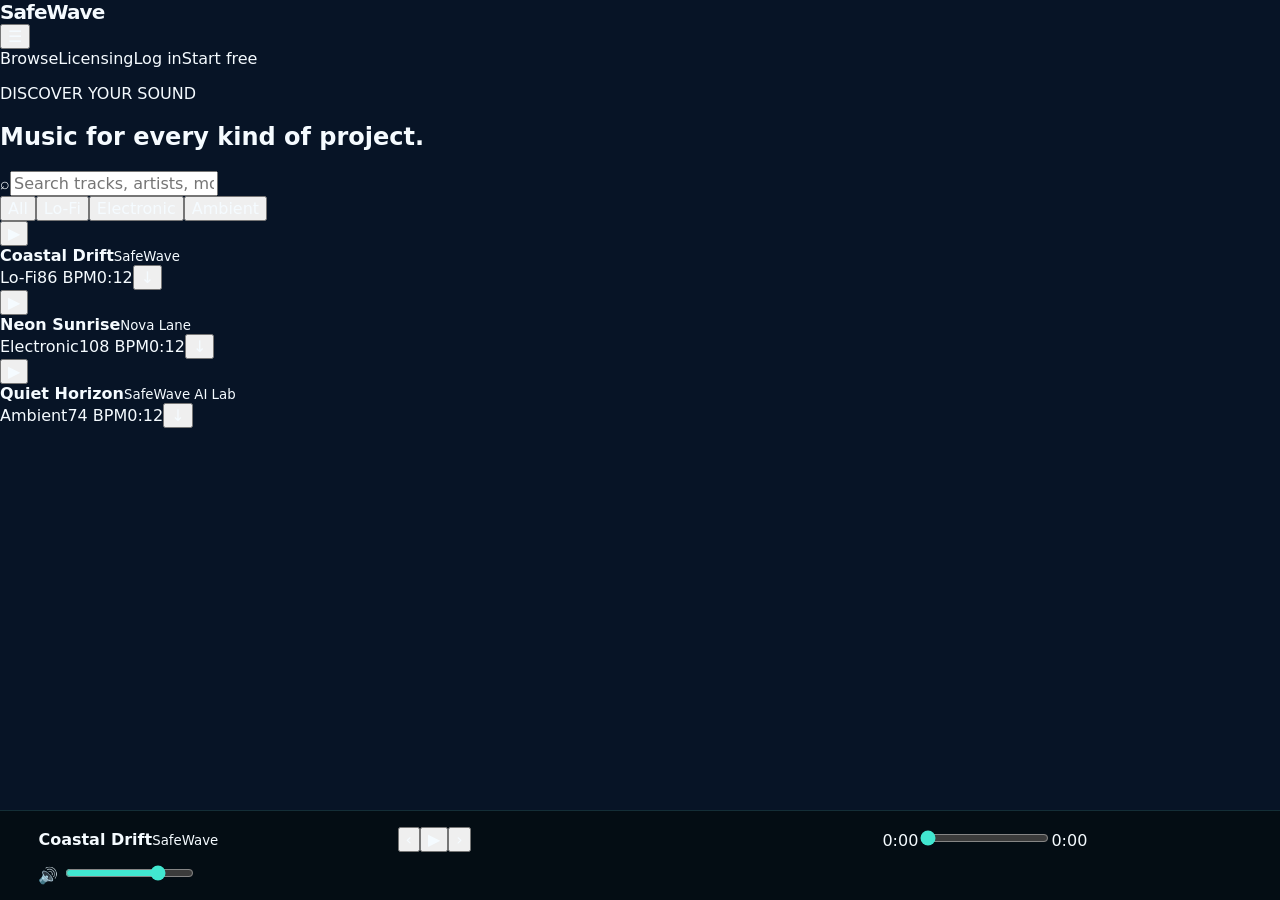
<file: browse-2.html>
<!doctype html>
<html lang="en"><head><meta charset="utf-8"><meta name="viewport" content="width=device-width,initial-scale=1">
<title>Browse — SafeWave</title><link rel="stylesheet" href="style.css"></head>
<body>
<header class="site-header"><a class="brand" href="index.html"><span class="brand-mark">≈</span>SafeWave</a><button class="menu-button">☰</button><nav class="nav-links"><a class="active" href="browse.html">Browse</a><a href="licensing.html">Licensing</a><a href="login.html">Log in</a><a class="button button-small" href="signup.html">Start free</a></nav></header>
<main class="page-shell">
<section class="browse-hero"><p class="eyebrow">DISCOVER YOUR SOUND</p><h1>Music for every kind of project.</h1><div class="browse-search"><span>⌕</span><input id="trackSearch" placeholder="Search tracks, artists, moods, or genres"></div></section>
<section class="filter-row"><button class="filter active" data-filter="all">All</button><button class="filter" data-filter="lo-fi">Lo-Fi</button><button class="filter" data-filter="electronic">Electronic</button><button class="filter" data-filter="ambient">Ambient</button></section>
<section class="music-list" id="musicList">
<div class="music-row" data-name="coastal drift safewave lo-fi calm focus"><button class="row-play" data-track="0">▶</button><div class="row-cover cover-ocean"></div><div class="row-title"><strong>Coastal Drift</strong><small>SafeWave</small></div><span class="tag">Lo-Fi</span><span>86 BPM</span><span>0:12</span><button class="download-button" data-download="assets/audio/coastal-drift.wav">↓</button></div>
<div class="music-row" data-name="neon sunrise nova lane electronic upbeat energetic"><button class="row-play" data-track="1">▶</button><div class="row-cover cover-neon"></div><div class="row-title"><strong>Neon Sunrise</strong><small>Nova Lane</small></div><span class="tag">Electronic</span><span>108 BPM</span><span>0:12</span><button class="download-button" data-download="assets/audio/neon-sunrise.wav">↓</button></div>
<div class="music-row" data-name="quiet horizon safewave ai lab ambient calm cinematic"><button class="row-play" data-track="2">▶</button><div class="row-cover cover-horizon"></div><div class="row-title"><strong>Quiet Horizon</strong><small>SafeWave AI Lab</small></div><span class="tag">Ambient</span><span>74 BPM</span><span>0:12</span><button class="download-button" data-download="assets/audio/quiet-horizon.wav">↓</button></div>
</section></main>
<aside class="player"><div class="player-track"><div class="player-thumb cover-ocean"></div><div><strong id="playerTitle">Coastal Drift</strong><small id="playerArtist">SafeWave</small></div></div><div class="player-controls"><button id="prevBtn">‹</button><button id="playBtn" class="player-main">▶</button><button id="nextBtn">›</button></div><div class="player-progress"><span id="currentTime">0:00</span><input id="progress" type="range" min="0" max="100" value="0"><span id="duration">0:00</span></div><div class="player-volume">🔊 <input id="volume" type="range" min="0" max="1" step=".01" value=".75"></div><audio id="audio"></audio></aside>
<script src="script.js"></script></body></html>
</file>
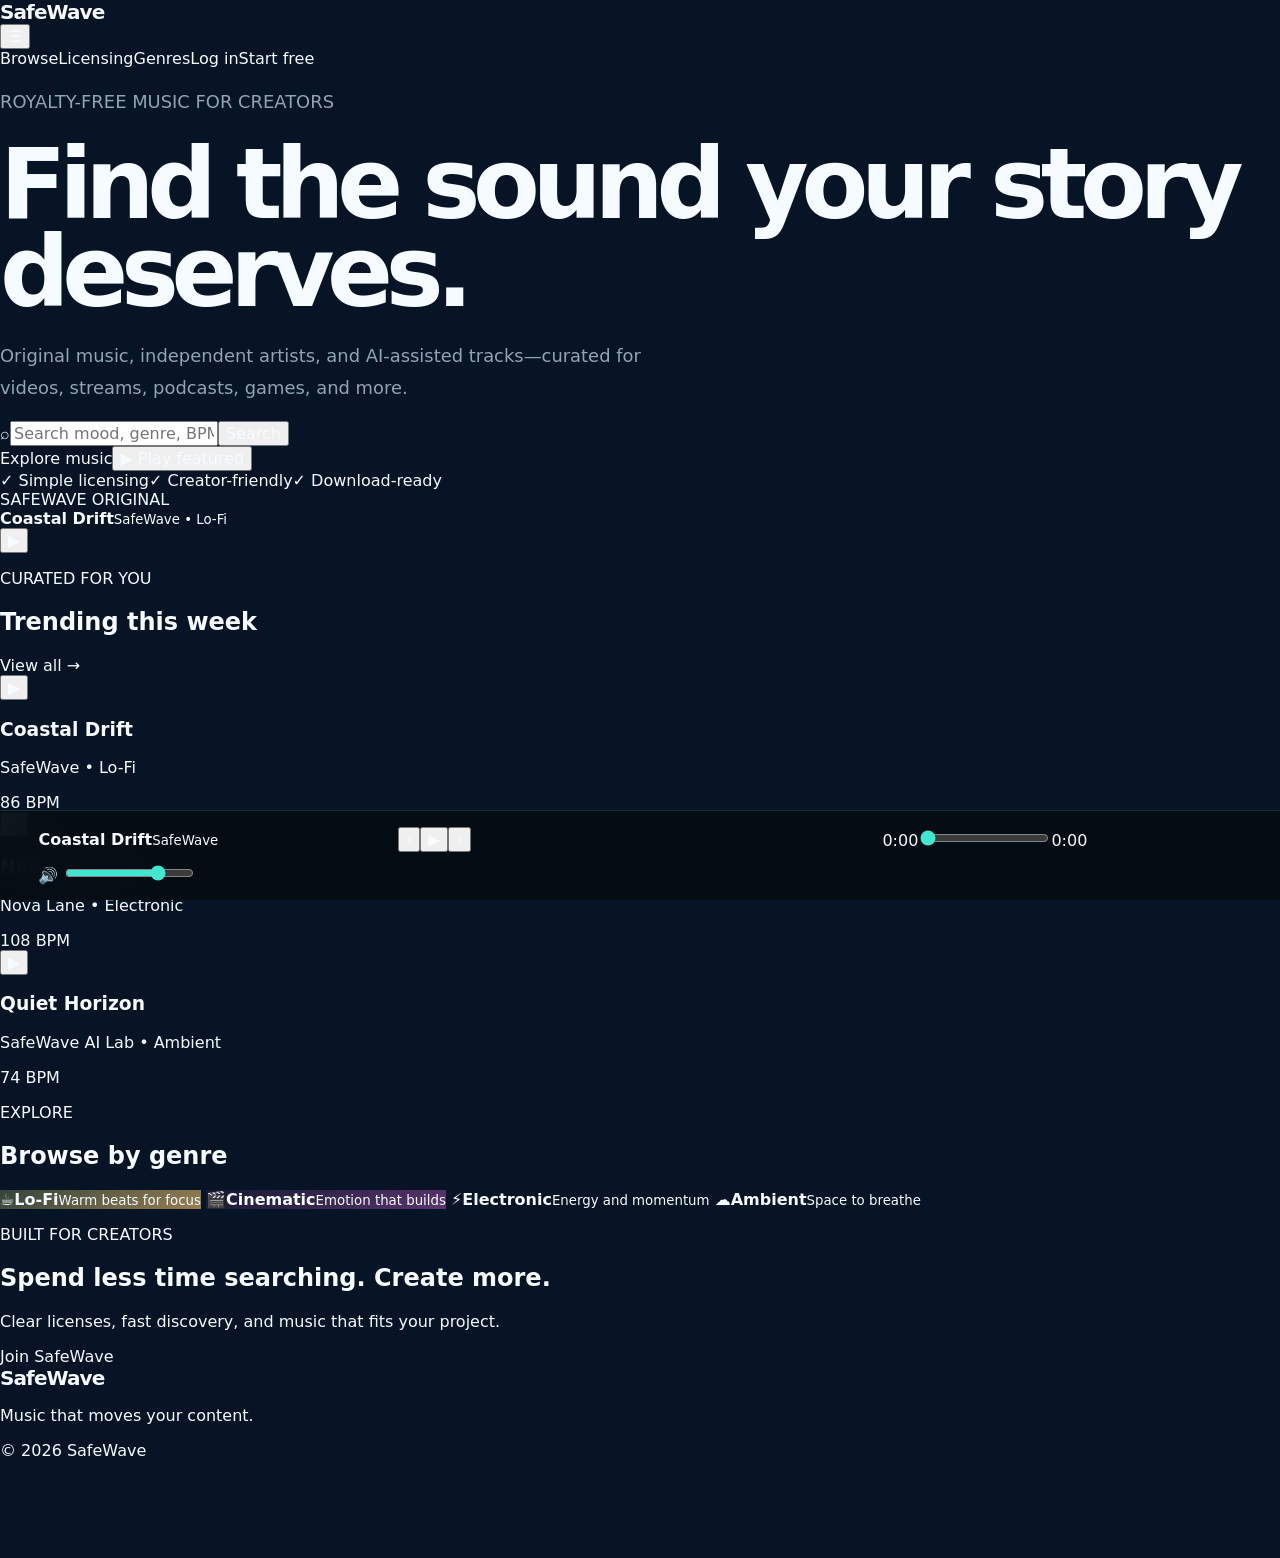
<file: index-2.html>
<!doctype html>
<html lang="en">
<head>
<meta charset="utf-8"><meta name="viewport" content="width=device-width,initial-scale=1">
<meta name="description" content="SafeWave — royalty-free music for creators.">
<title>SafeWave — Music for Creators</title>
<link rel="stylesheet" href="style.css">
</head>
<body>
<header class="site-header">
<a class="brand" href="index.html"><span class="brand-mark">≈</span>SafeWave</a>
<button class="menu-button" aria-label="Open navigation">☰</button>
<nav class="nav-links"><a href="browse.html">Browse</a><a href="licensing.html">Licensing</a><a href="#genres">Genres</a><a href="login.html">Log in</a><a class="button button-small" href="signup.html">Start free</a></nav>
</header>
<main>
<section class="hero">
<div class="hero-copy">
<p class="eyebrow">ROYALTY-FREE MUSIC FOR CREATORS</p>
<h1>Find the sound your story deserves.</h1>
<p class="hero-text">Original music, independent artists, and AI-assisted tracks—curated for videos, streams, podcasts, games, and more.</p>
<form class="hero-search" action="browse.html"><span>⌕</span><input name="q" aria-label="Search tracks" placeholder="Search mood, genre, BPM, or project type"><button>Search</button></form>
<div class="hero-actions"><a class="button" href="browse.html">Explore music</a><button class="button button-ghost" data-play-featured>▶ Play featured</button></div>
<div class="trust-row"><span>✓ Simple licensing</span><span>✓ Creator-friendly</span><span>✓ Download-ready</span></div>
</div>
<div class="hero-card">
<div class="cover cover-ocean"><span>SAFEWAVE ORIGINAL</span></div>
<div class="hero-track-meta"><div><strong>Coastal Drift</strong><small>SafeWave • Lo-Fi</small></div><button class="round-play" data-track="0">▶</button></div>
</div>
</section>
<section class="section">
<div class="section-heading"><div><p class="eyebrow">CURATED FOR YOU</p><h2>Trending this week</h2></div><a href="browse.html">View all →</a></div>
<div class="track-grid">
<article class="track-card"><div class="cover cover-ocean"><button class="card-play" data-track="0">▶</button></div><h3>Coastal Drift</h3><p>SafeWave • Lo-Fi</p><span>86 BPM</span></article>
<article class="track-card"><div class="cover cover-neon"><button class="card-play" data-track="1">▶</button></div><h3>Neon Sunrise</h3><p>Nova Lane • Electronic</p><span>108 BPM</span></article>
<article class="track-card"><div class="cover cover-horizon"><button class="card-play" data-track="2">▶</button></div><h3>Quiet Horizon</h3><p>SafeWave AI Lab • Ambient</p><span>74 BPM</span></article>
</div>
</section>
<section class="section" id="genres">
<div class="section-heading"><div><p class="eyebrow">EXPLORE</p><h2>Browse by genre</h2></div></div>
<div class="genre-grid">
<a href="browse.html?genre=lofi" class="genre-card genre-lofi"><span>☕</span><strong>Lo-Fi</strong><small>Warm beats for focus</small></a>
<a href="browse.html?genre=cinematic" class="genre-card genre-cinematic"><span>🎬</span><strong>Cinematic</strong><small>Emotion that builds</small></a>
<a href="browse.html?genre=electronic" class="genre-card genre-electronic"><span>⚡</span><strong>Electronic</strong><small>Energy and momentum</small></a>
<a href="browse.html?genre=ambient" class="genre-card genre-ambient"><span>☁</span><strong>Ambient</strong><small>Space to breathe</small></a>
</div>
</section>
<section class="creator-banner"><div><p class="eyebrow">BUILT FOR CREATORS</p><h2>Spend less time searching. Create more.</h2><p>Clear licenses, fast discovery, and music that fits your project.</p></div><a class="button" href="signup.html">Join SafeWave</a></section>
</main>
<footer><a class="brand" href="index.html"><span class="brand-mark">≈</span>SafeWave</a><p>Music that moves your content.</p><span>© 2026 SafeWave</span></footer>
<aside class="player">
<div class="player-track"><div class="player-thumb cover-ocean"></div><div><strong id="playerTitle">Coastal Drift</strong><small id="playerArtist">SafeWave</small></div></div>
<div class="player-controls"><button id="prevBtn">‹</button><button id="playBtn" class="player-main">▶</button><button id="nextBtn">›</button></div>
<div class="player-progress"><span id="currentTime">0:00</span><input id="progress" type="range" min="0" max="100" value="0"><span id="duration">0:00</span></div>
<div class="player-volume">🔊 <input id="volume" type="range" min="0" max="1" step=".01" value=".75"></div>
<audio id="audio"></audio>
</aside>
<script src="script.js"></script>
</body></html>
</file>
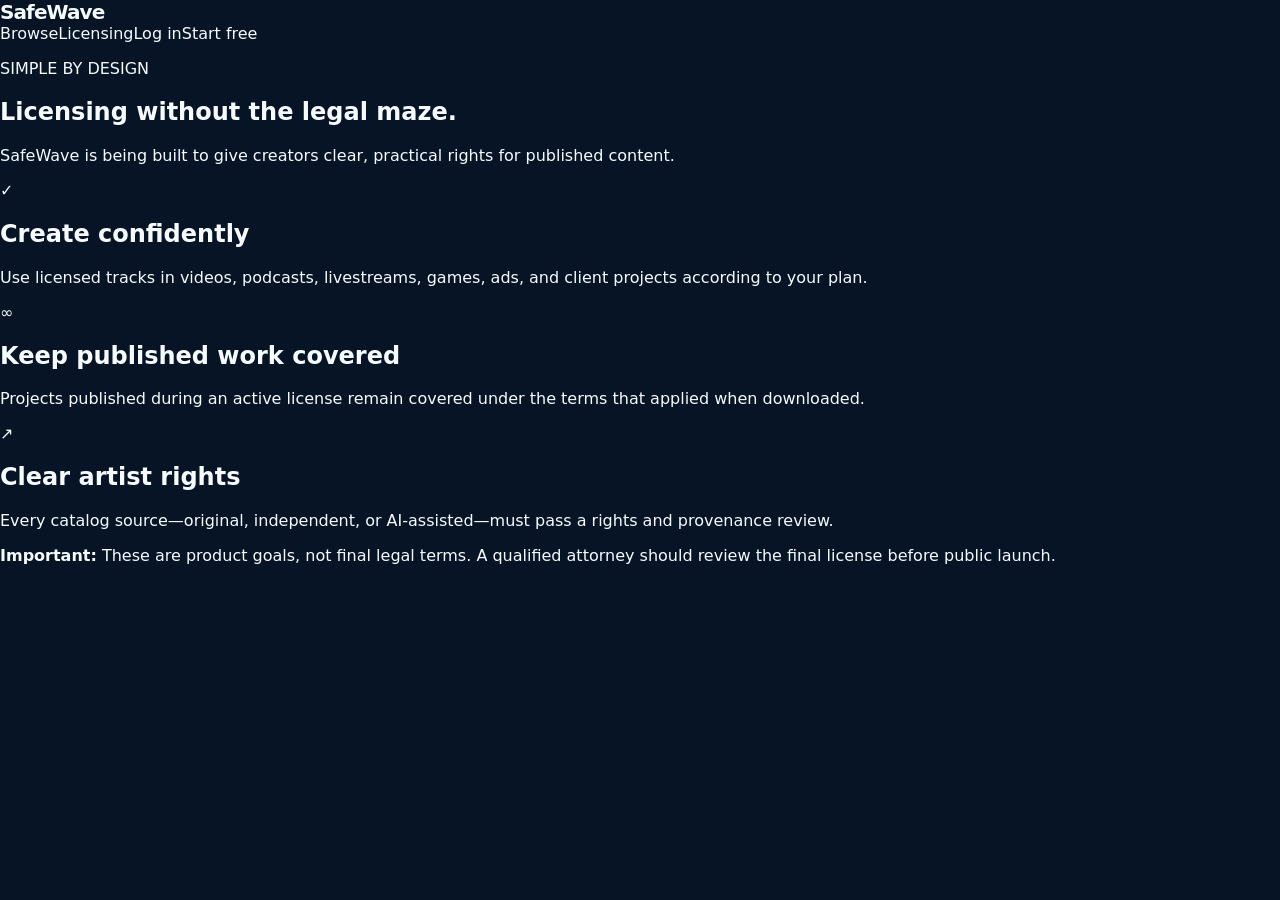
<file: licensing-2.html>
<!doctype html><html lang="en"><head><meta charset="utf-8"><meta name="viewport" content="width=device-width,initial-scale=1"><title>Licensing — SafeWave</title><link rel="stylesheet" href="style.css"></head><body><header class="site-header"><a class="brand" href="index.html"><span class="brand-mark">≈</span>SafeWave</a><nav class="nav-links"><a href="browse.html">Browse</a><a class="active" href="licensing.html">Licensing</a><a href="login.html">Log in</a><a class="button button-small" href="signup.html">Start free</a></nav></header><main class="page-shell narrow"><section class="page-intro"><p class="eyebrow">SIMPLE BY DESIGN</p><h1>Licensing without the legal maze.</h1><p>SafeWave is being built to give creators clear, practical rights for published content.</p></section><section class="info-grid"><article class="info-card"><span>✓</span><h2>Create confidently</h2><p>Use licensed tracks in videos, podcasts, livestreams, games, ads, and client projects according to your plan.</p></article><article class="info-card"><span>∞</span><h2>Keep published work covered</h2><p>Projects published during an active license remain covered under the terms that applied when downloaded.</p></article><article class="info-card"><span>↗</span><h2>Clear artist rights</h2><p>Every catalog source—original, independent, or AI-assisted—must pass a rights and provenance review.</p></article></section><div class="legal-note"><strong>Important:</strong> These are product goals, not final legal terms. A qualified attorney should review the final license before public launch.</div></main></body></html>
</file>
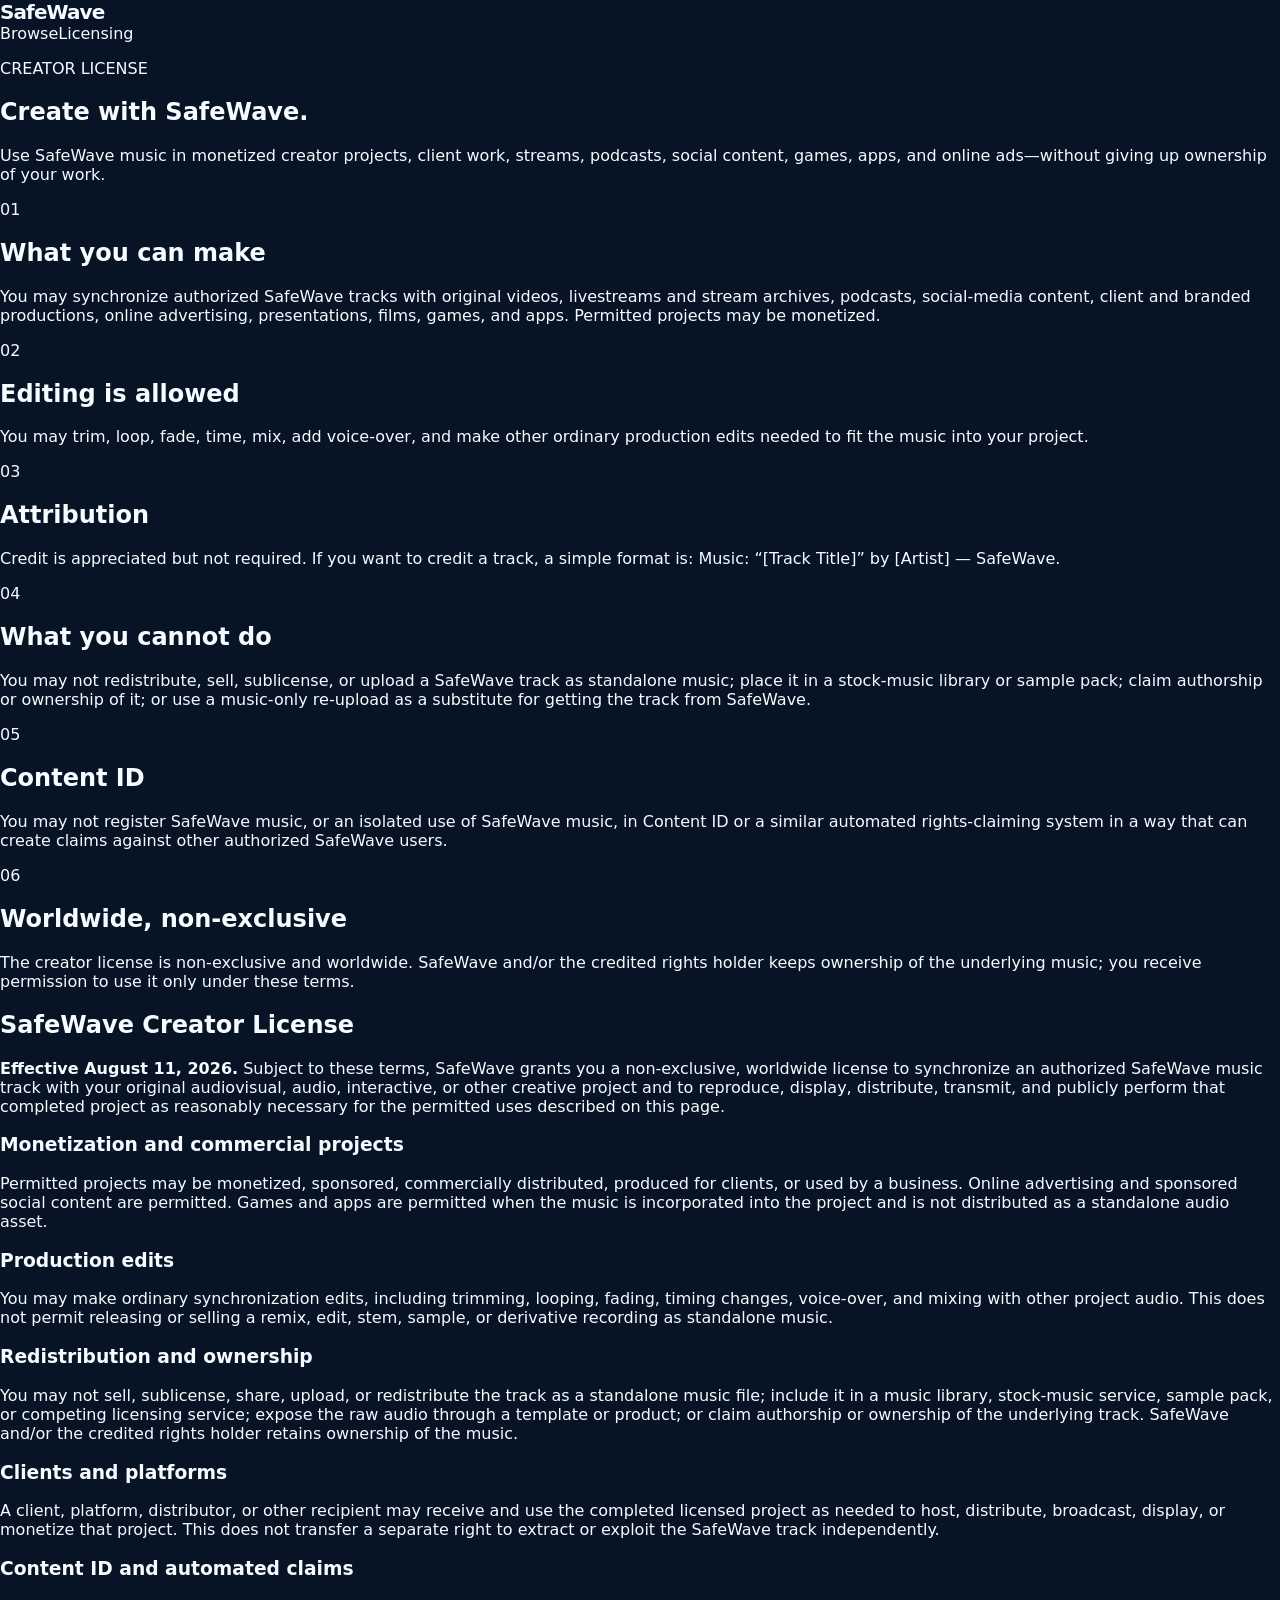
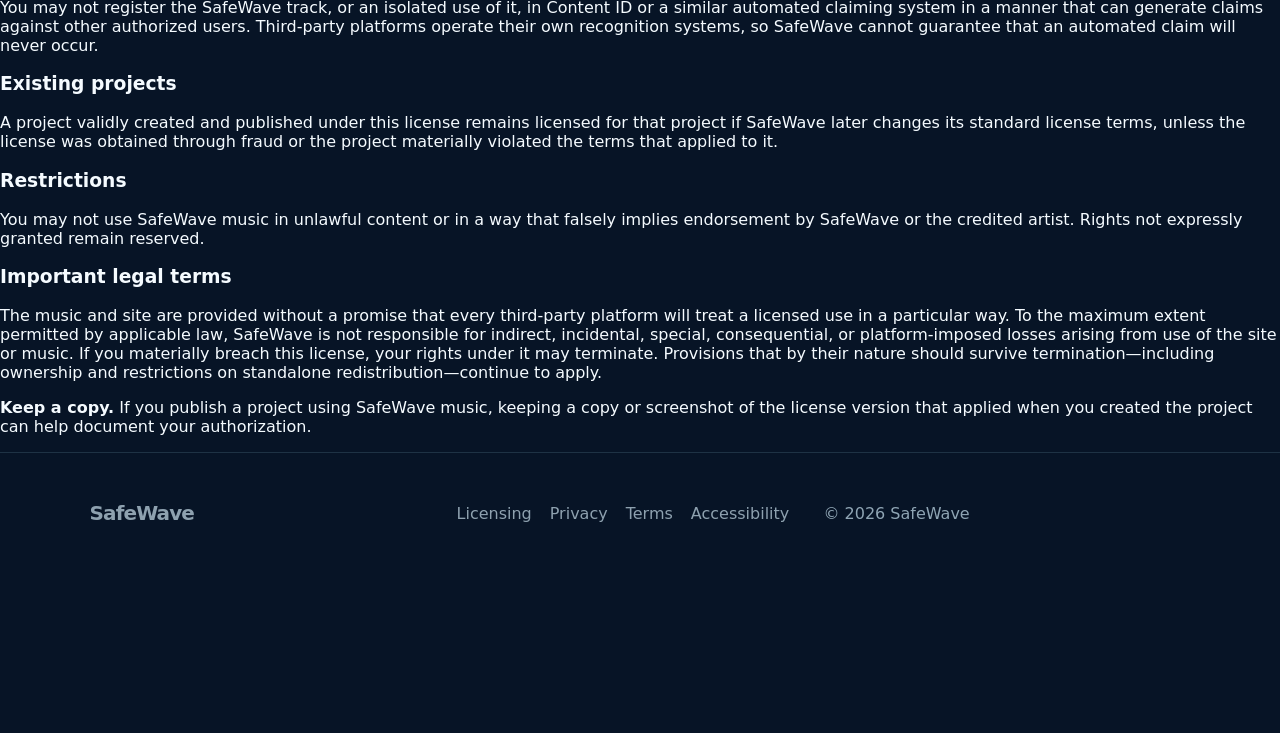
<file: licensing.html>
<!doctype html>
<html lang="en">
<head>
<meta charset="utf-8">
<meta name="viewport" content="width=device-width,initial-scale=1,viewport-fit=cover">
<meta name="theme-color" content="#06111b">
<meta name="description" content="SafeWave is separating music discovery from legal permission so creators are never asked to guess what a track license allows.">
<meta name="robots" content="index,follow">
<link rel="icon" href="assets/favicon.svg" type="image/svg+xml">
<link rel="manifest" href="site.webmanifest">
<title>Creator Music License — SafeWave</title>
<link rel="stylesheet" href="style.css"><link rel="stylesheet" href="css/v4-launch.css">
</head>
<body>
<header class="site-header"><a class="brand" href="index.html"><span class="brand-mark">≈</span>SafeWave</a>
<nav class="nav-links"><a href="index.html#discover">Browse</a><a href="licensing.html">Licensing</a></nav></header>
<main class="page-shell narrow" id="main-content">
<section class="page-intro"><p class="eyebrow">CREATOR LICENSE</p><h1>Create with SafeWave.</h1><p>Use SafeWave music in monetized creator projects, client work, streams, podcasts, social content, games, apps, and online ads—without giving up ownership of your work.</p></section>

<section class="info-grid">
<article class="info-card"><span>01</span><h2>What you can make</h2><p>You may synchronize authorized SafeWave tracks with original videos, livestreams and stream archives, podcasts, social-media content, client and branded productions, online advertising, presentations, films, games, and apps. Permitted projects may be monetized.</p></article>
<article class="info-card"><span>02</span><h2>Editing is allowed</h2><p>You may trim, loop, fade, time, mix, add voice-over, and make other ordinary production edits needed to fit the music into your project.</p></article>
<article class="info-card"><span>03</span><h2>Attribution</h2><p>Credit is appreciated but not required. If you want to credit a track, a simple format is: Music: “[Track Title]” by [Artist] — SafeWave.</p></article>
<article class="info-card"><span>04</span><h2>What you cannot do</h2><p>You may not redistribute, sell, sublicense, or upload a SafeWave track as standalone music; place it in a stock-music library or sample pack; claim authorship or ownership of it; or use a music-only re-upload as a substitute for getting the track from SafeWave.</p></article>
<article class="info-card"><span>05</span><h2>Content ID</h2><p>You may not register SafeWave music, or an isolated use of SafeWave music, in Content ID or a similar automated rights-claiming system in a way that can create claims against other authorized SafeWave users.</p></article>
<article class="info-card"><span>06</span><h2>Worldwide, non-exclusive</h2><p>The creator license is non-exclusive and worldwide. SafeWave and/or the credited rights holder keeps ownership of the underlying music; you receive permission to use it only under these terms.</p></article>
</section>

<section class="legal-note">
<h2>SafeWave Creator License</h2>
<p><strong>Effective August 11, 2026.</strong> Subject to these terms, SafeWave grants you a non-exclusive, worldwide license to synchronize an authorized SafeWave music track with your original audiovisual, audio, interactive, or other creative project and to reproduce, display, distribute, transmit, and publicly perform that completed project as reasonably necessary for the permitted uses described on this page.</p>

<h3>Monetization and commercial projects</h3>
<p>Permitted projects may be monetized, sponsored, commercially distributed, produced for clients, or used by a business. Online advertising and sponsored social content are permitted. Games and apps are permitted when the music is incorporated into the project and is not distributed as a standalone audio asset.</p>

<h3>Production edits</h3>
<p>You may make ordinary synchronization edits, including trimming, looping, fading, timing changes, voice-over, and mixing with other project audio. This does not permit releasing or selling a remix, edit, stem, sample, or derivative recording as standalone music.</p>

<h3>Redistribution and ownership</h3>
<p>You may not sell, sublicense, share, upload, or redistribute the track as a standalone music file; include it in a music library, stock-music service, sample pack, or competing licensing service; expose the raw audio through a template or product; or claim authorship or ownership of the underlying track. SafeWave and/or the credited rights holder retains ownership of the music.</p>

<h3>Clients and platforms</h3>
<p>A client, platform, distributor, or other recipient may receive and use the completed licensed project as needed to host, distribute, broadcast, display, or monetize that project. This does not transfer a separate right to extract or exploit the SafeWave track independently.</p>

<h3>Content ID and automated claims</h3>
<p>You may not register the SafeWave track, or an isolated use of it, in Content ID or a similar automated claiming system in a manner that can generate claims against other authorized users. Third-party platforms operate their own recognition systems, so SafeWave cannot guarantee that an automated claim will never occur.</p>

<h3>Existing projects</h3>
<p>A project validly created and published under this license remains licensed for that project if SafeWave later changes its standard license terms, unless the license was obtained through fraud or the project materially violated the terms that applied to it.</p>

<h3>Restrictions</h3>
<p>You may not use SafeWave music in unlawful content or in a way that falsely implies endorsement by SafeWave or the credited artist. Rights not expressly granted remain reserved.</p>

<h3>Important legal terms</h3>
<p>The music and site are provided without a promise that every third-party platform will treat a licensed use in a particular way. To the maximum extent permitted by applicable law, SafeWave is not responsible for indirect, incidental, special, consequential, or platform-imposed losses arising from use of the site or music. If you materially breach this license, your rights under it may terminate. Provisions that by their nature should survive termination—including ownership and restrictions on standalone redistribution—continue to apply.</p>

<p><strong>Keep a copy.</strong> If you publish a project using SafeWave music, keeping a copy or screenshot of the license version that applied when you created the project can help document your authorization.</p>
</section>

</main>
<footer class="site-footer"><a class="brand" href="index.html"><span class="brand-mark">≈</span>SafeWave</a><div><a href="licensing.html">Licensing</a><a href="privacy.html">Privacy</a><a href="terms.html">Terms</a><a href="accessibility.html">Accessibility</a></div><span>© 2026 SafeWave</span></footer>
</body></html>
</file>
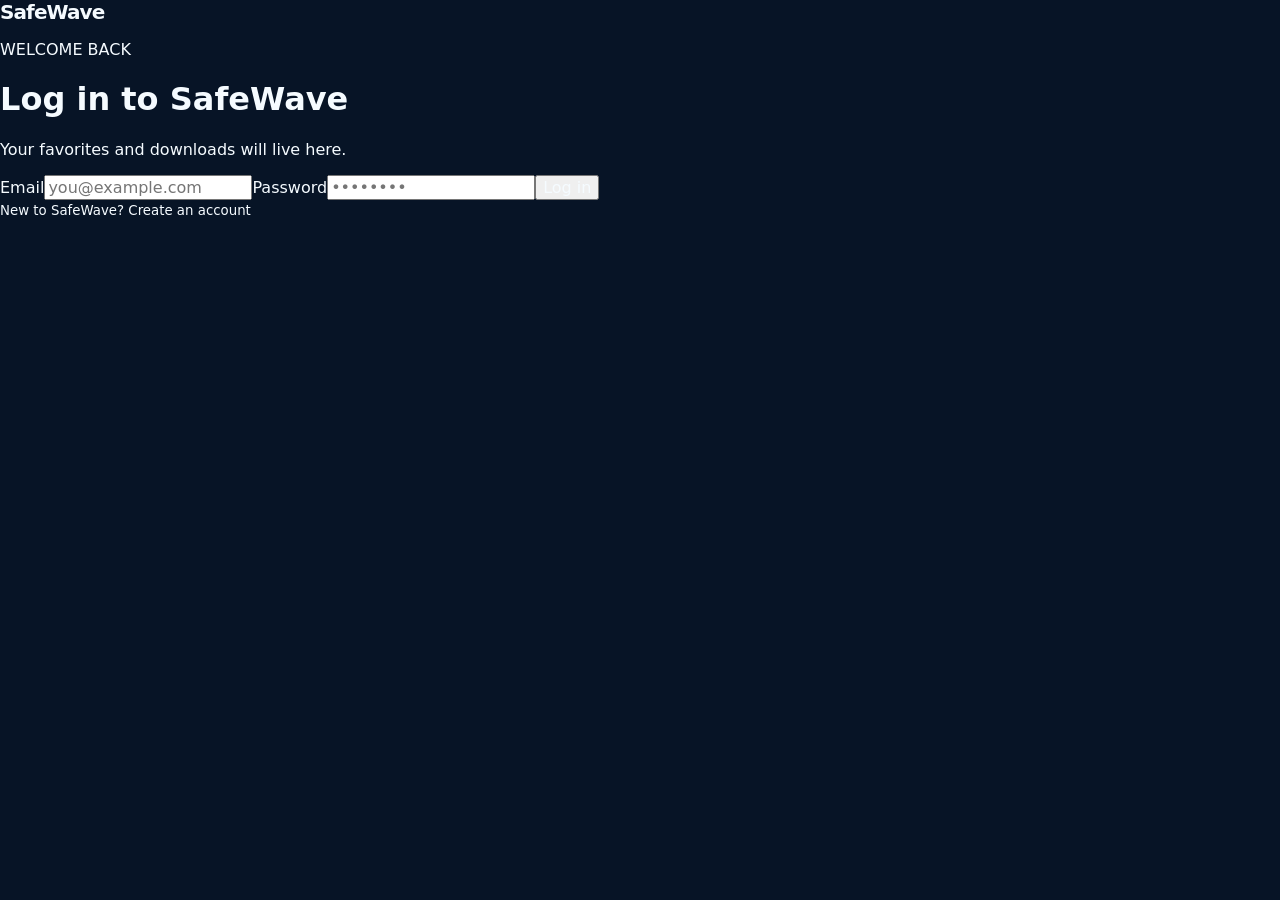
<file: login-2.html>
<!doctype html><html lang="en"><head><meta charset="utf-8"><meta name="viewport" content="width=device-width,initial-scale=1"><title>Log in — SafeWave</title><link rel="stylesheet" href="style.css"></head><body class="auth-page"><a class="brand auth-brand" href="index.html"><span class="brand-mark">≈</span>SafeWave</a><main class="auth-card"><p class="eyebrow">WELCOME BACK</p><h1>Log in to SafeWave</h1><p>Your favorites and downloads will live here.</p><form onsubmit="event.preventDefault(); alert('Account features are coming next.');"><label>Email<input type="email" required placeholder="you@example.com"></label><label>Password<input type="password" required placeholder="••••••••"></label><button class="button auth-submit" type="submit">Log in</button></form><small>New to SafeWave? <a href="signup.html">Create an account</a></small></main></body></html>
</file>
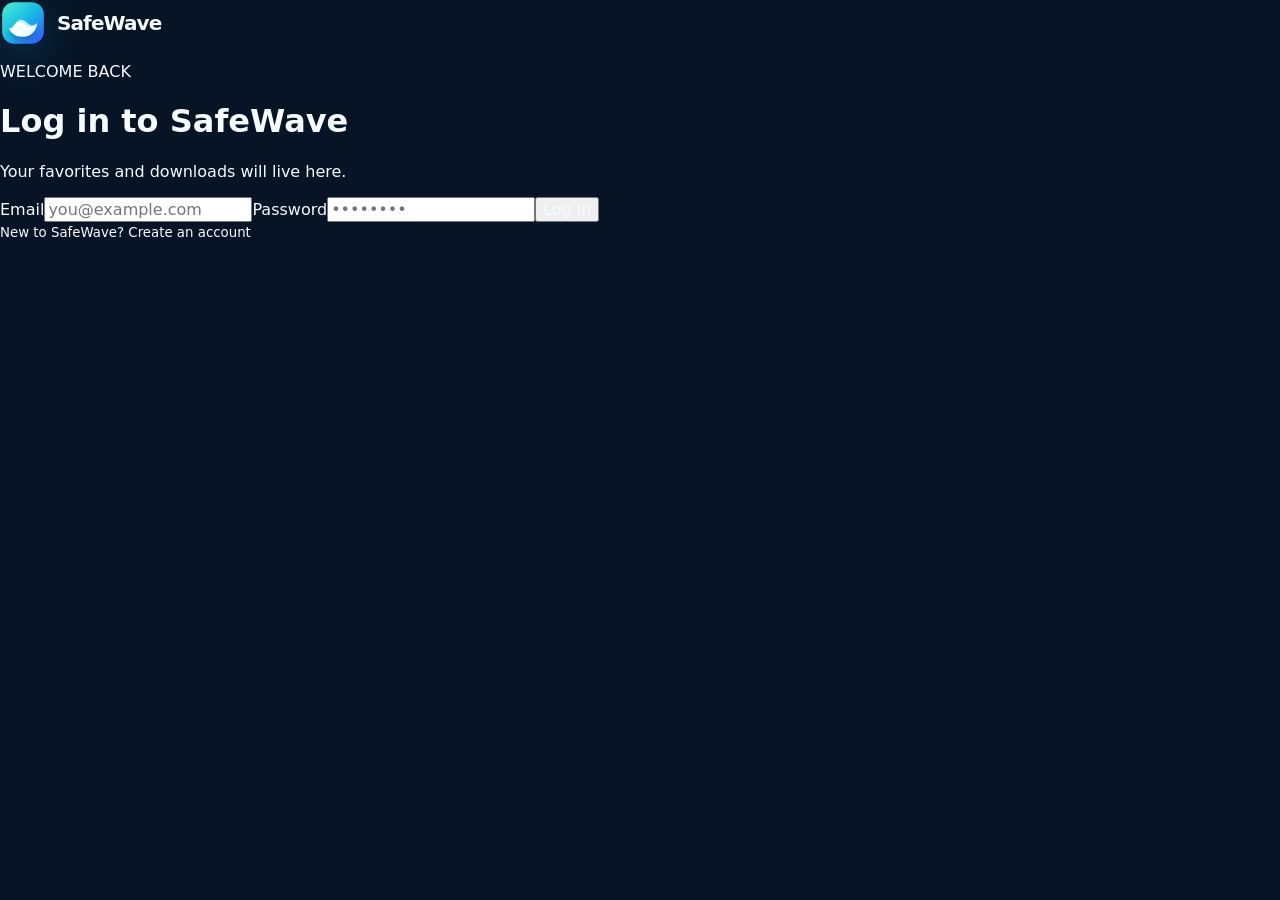
<file: login.html>
<!doctype html><html lang="en"><head><meta charset="utf-8"><meta name="viewport" content="width=device-width,initial-scale=1"><meta name="theme-color" content="#071426"><link rel="icon" href="assets/brand/favicon.svg" type="image/svg+xml"><title>Log in — SafeWave</title><link rel="stylesheet" href="style.css"></head><body class="auth-page"><a class="brand auth-brand" href="index.html"><img class="brand-logo" src="assets/brand/logo-mark.svg" alt="">SafeWave</a><main class="auth-card"><p class="eyebrow">WELCOME BACK</p><h1>Log in to SafeWave</h1><p>Your favorites and downloads will live here.</p><form onsubmit="event.preventDefault(); alert('Account features are coming next.');"><label>Email<input type="email" required placeholder="you@example.com"></label><label>Password<input type="password" required placeholder="••••••••"></label><button class="button auth-submit" type="submit">Log in</button></form><small>New to SafeWave? <a href="signup.html">Create an account</a></small></main></body></html>
</file>
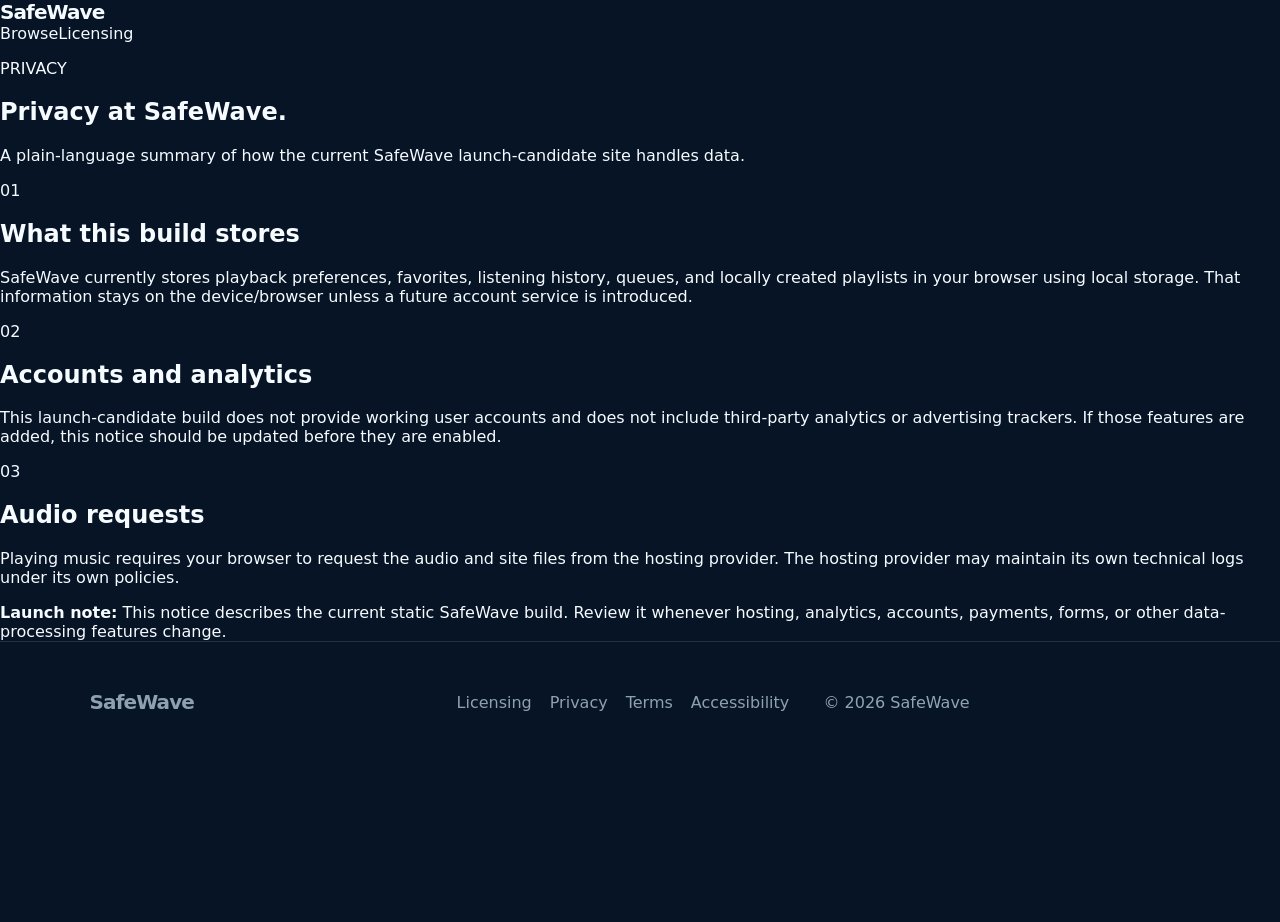
<file: privacy.html>
<!doctype html>
<html lang="en">
<head>
<meta charset="utf-8">
<meta name="viewport" content="width=device-width,initial-scale=1,viewport-fit=cover">
<meta name="theme-color" content="#06111b">
<meta name="description" content="A plain-language summary of how the current SafeWave launch-candidate site handles data.">
<meta name="robots" content="index,follow">
<link rel="icon" href="assets/favicon.svg" type="image/svg+xml">
<link rel="manifest" href="site.webmanifest">
<title>Privacy — SafeWave</title>
<link rel="stylesheet" href="style.css"><link rel="stylesheet" href="css/v4-launch.css">
</head>
<body>
<header class="site-header"><a class="brand" href="index.html"><span class="brand-mark">≈</span>SafeWave</a>
<nav class="nav-links"><a href="index.html#discover">Browse</a><a href="licensing.html">Licensing</a></nav></header>
<main class="page-shell narrow" id="main-content">
<section class="page-intro"><p class="eyebrow">PRIVACY</p><h1>Privacy at SafeWave.</h1><p>A plain-language summary of how the current SafeWave launch-candidate site handles data.</p></section>

<section class="info-grid">
<article class="info-card"><span>01</span><h2>What this build stores</h2><p>SafeWave currently stores playback preferences, favorites, listening history, queues, and locally created playlists in your browser using local storage. That information stays on the device/browser unless a future account service is introduced.</p></article>
<article class="info-card"><span>02</span><h2>Accounts and analytics</h2><p>This launch-candidate build does not provide working user accounts and does not include third-party analytics or advertising trackers. If those features are added, this notice should be updated before they are enabled.</p></article>
<article class="info-card"><span>03</span><h2>Audio requests</h2><p>Playing music requires your browser to request the audio and site files from the hosting provider. The hosting provider may maintain its own technical logs under its own policies.</p></article>
</section>
<div class="legal-note"><strong>Launch note:</strong> This notice describes the current static SafeWave build. Review it whenever hosting, analytics, accounts, payments, forms, or other data-processing features change.</div>

</main>
<footer class="site-footer"><a class="brand" href="index.html"><span class="brand-mark">≈</span>SafeWave</a><div><a href="licensing.html">Licensing</a><a href="privacy.html">Privacy</a><a href="terms.html">Terms</a><a href="accessibility.html">Accessibility</a></div><span>© 2026 SafeWave</span></footer>
</body></html>
</file>
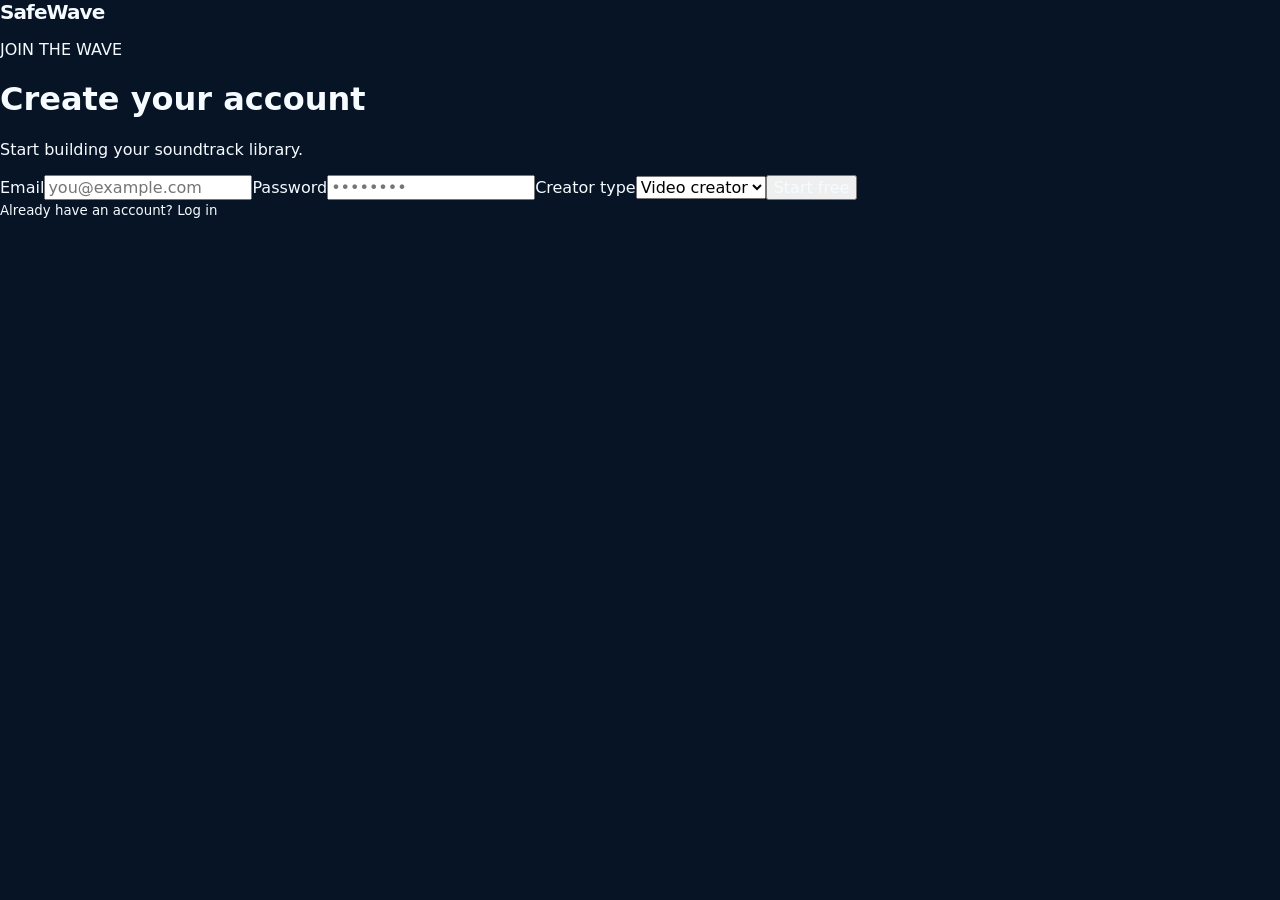
<file: signup-2.html>
<!doctype html><html lang="en"><head><meta charset="utf-8"><meta name="viewport" content="width=device-width,initial-scale=1"><title>Sign up — SafeWave</title><link rel="stylesheet" href="style.css"></head><body class="auth-page"><a class="brand auth-brand" href="index.html"><span class="brand-mark">≈</span>SafeWave</a><main class="auth-card"><p class="eyebrow">JOIN THE WAVE</p><h1>Create your account</h1><p>Start building your soundtrack library.</p><form onsubmit="event.preventDefault(); alert('Account features are coming next.');"><label>Email<input type="email" required placeholder="you@example.com"></label><label>Password<input type="password" required placeholder="••••••••"></label><label>Creator type<select><option>Video creator</option><option>Streamer</option><option>Podcaster</option><option>Filmmaker</option><option>Other</option></select></label><button class="button auth-submit" type="submit">Start free</button></form><small>Already have an account? <a href="login.html">Log in</a></small></main></body></html>
</file>
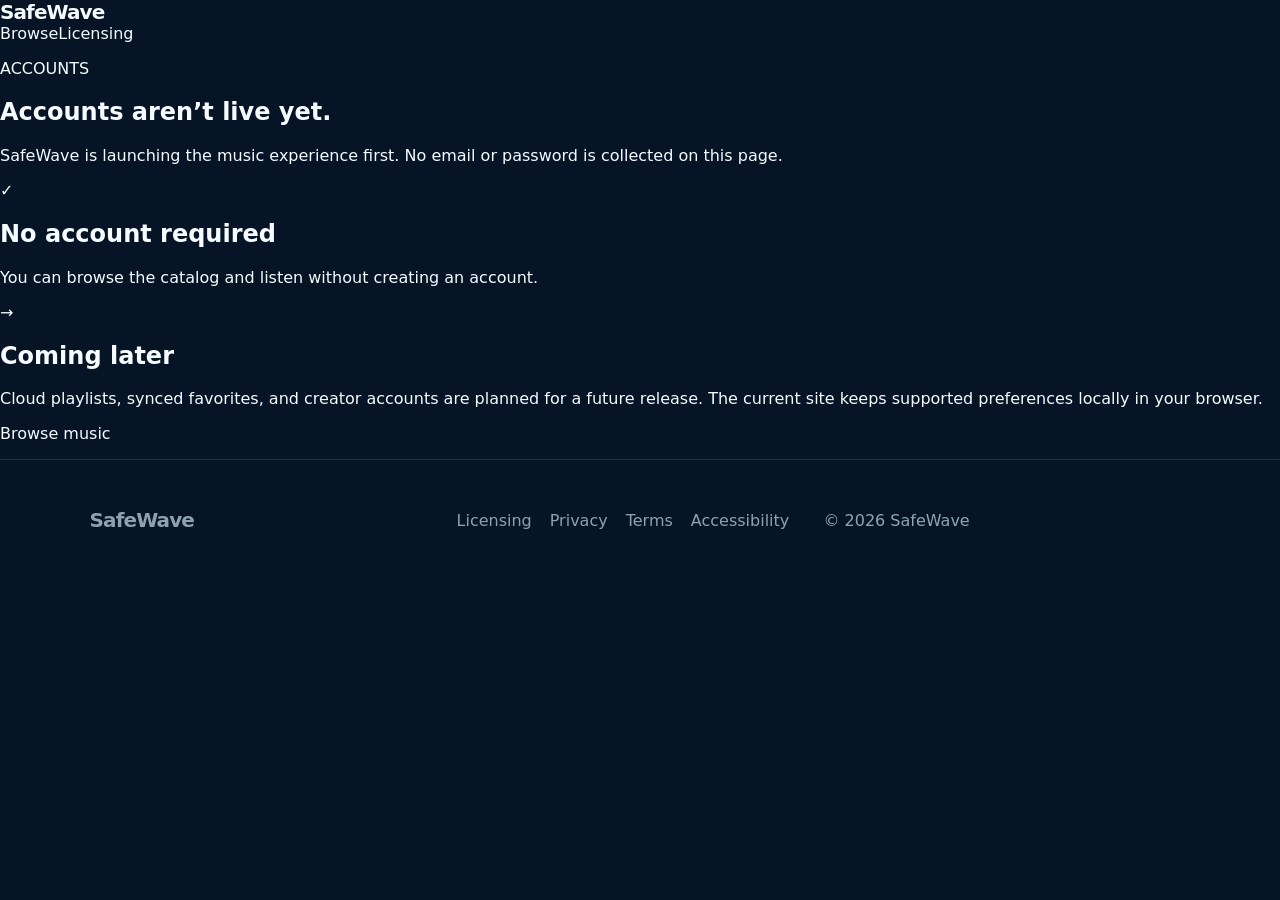
<file: signup.html>
<!doctype html>
<html lang="en">
<head>
<meta charset="utf-8">
<meta name="viewport" content="width=device-width,initial-scale=1,viewport-fit=cover">
<meta name="theme-color" content="#06111b">
<meta name="description" content="SafeWave is launching the music experience first. No email or password is collected on this page.">
<meta name="robots" content="noindex,follow">
<link rel="icon" href="assets/favicon.svg" type="image/svg+xml">
<title>Accounts coming later — SafeWave</title>
<link rel="stylesheet" href="style.css"><link rel="stylesheet" href="css/v4-launch.css">
</head>
<body>
<header class="site-header"><a class="brand" href="index.html"><span class="brand-mark">≈</span>SafeWave</a>
<nav class="nav-links"><a href="index.html#discover">Browse</a><a href="licensing.html">Licensing</a></nav></header>
<main class="page-shell narrow" id="main-content">
<section class="page-intro"><p class="eyebrow">ACCOUNTS</p><h1>Accounts aren’t live yet.</h1><p>SafeWave is launching the music experience first. No email or password is collected on this page.</p></section>

<section class="info-grid">
<article class="info-card"><span>✓</span><h2>No account required</h2><p>You can browse the catalog and listen without creating an account.</p></article>
<article class="info-card"><span>→</span><h2>Coming later</h2><p>Cloud playlists, synced favorites, and creator accounts are planned for a future release. The current site keeps supported preferences locally in your browser.</p></article>
</section>
<p><a class="button" href="index.html#discover">Browse music</a></p>

</main>
<footer class="site-footer"><a class="brand" href="index.html"><span class="brand-mark">≈</span>SafeWave</a><div><a href="licensing.html">Licensing</a><a href="privacy.html">Privacy</a><a href="terms.html">Terms</a><a href="accessibility.html">Accessibility</a></div><span>© 2026 SafeWave</span></footer>
</body></html>
</file>
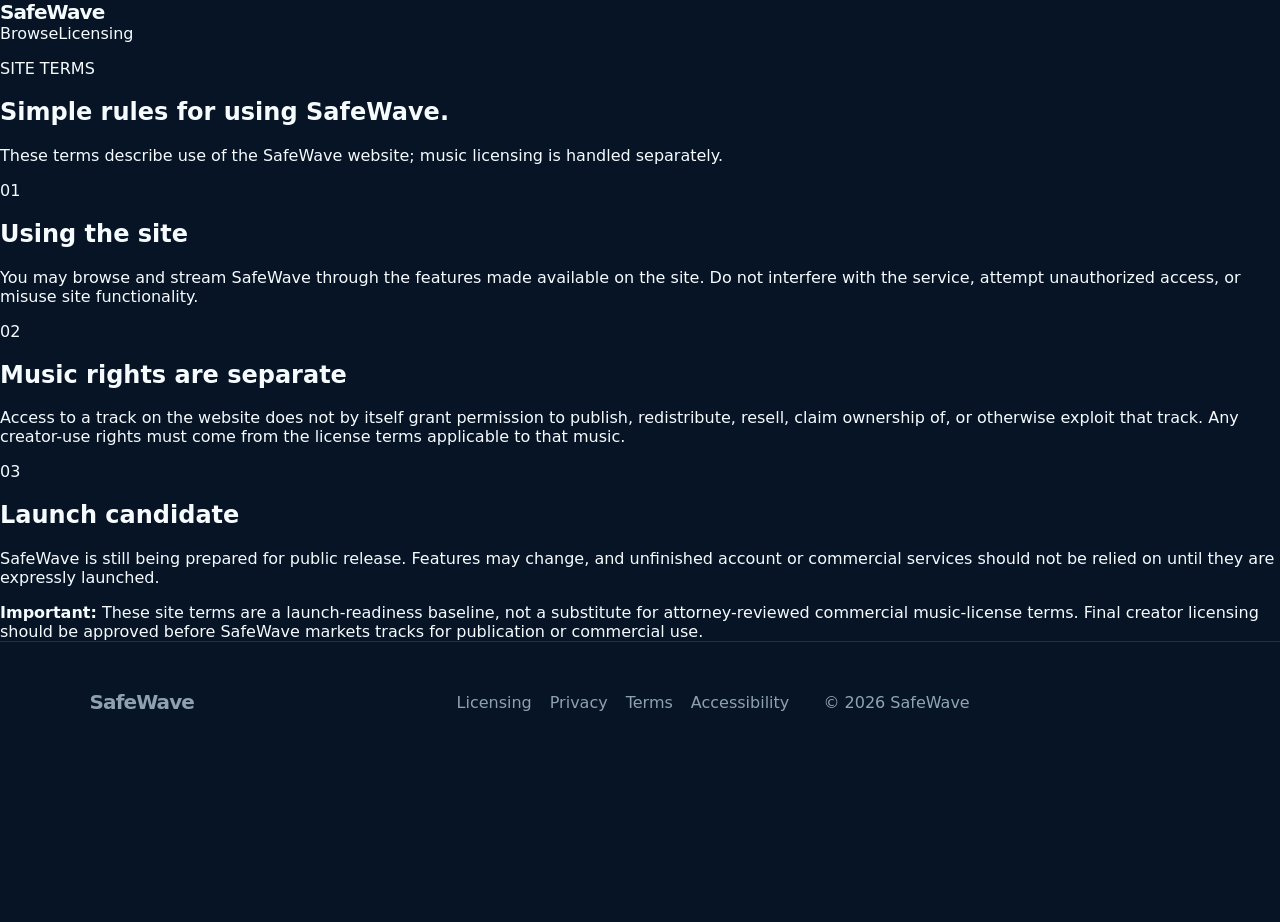
<file: terms.html>
<!doctype html>
<html lang="en">
<head>
<meta charset="utf-8">
<meta name="viewport" content="width=device-width,initial-scale=1,viewport-fit=cover">
<meta name="theme-color" content="#06111b">
<meta name="description" content="These terms describe use of the SafeWave website; music licensing is handled separately.">
<meta name="robots" content="index,follow">
<link rel="icon" href="assets/favicon.svg" type="image/svg+xml">
<link rel="manifest" href="site.webmanifest">
<title>Terms — SafeWave</title>
<link rel="stylesheet" href="style.css"><link rel="stylesheet" href="css/v4-launch.css">
</head>
<body>
<header class="site-header"><a class="brand" href="index.html"><span class="brand-mark">≈</span>SafeWave</a>
<nav class="nav-links"><a href="index.html#discover">Browse</a><a href="licensing.html">Licensing</a></nav></header>
<main class="page-shell narrow" id="main-content">
<section class="page-intro"><p class="eyebrow">SITE TERMS</p><h1>Simple rules for using SafeWave.</h1><p>These terms describe use of the SafeWave website; music licensing is handled separately.</p></section>

<section class="info-grid">
<article class="info-card"><span>01</span><h2>Using the site</h2><p>You may browse and stream SafeWave through the features made available on the site. Do not interfere with the service, attempt unauthorized access, or misuse site functionality.</p></article>
<article class="info-card"><span>02</span><h2>Music rights are separate</h2><p>Access to a track on the website does not by itself grant permission to publish, redistribute, resell, claim ownership of, or otherwise exploit that track. Any creator-use rights must come from the license terms applicable to that music.</p></article>
<article class="info-card"><span>03</span><h2>Launch candidate</h2><p>SafeWave is still being prepared for public release. Features may change, and unfinished account or commercial services should not be relied on until they are expressly launched.</p></article>
</section>
<div class="legal-note"><strong>Important:</strong> These site terms are a launch-readiness baseline, not a substitute for attorney-reviewed commercial music-license terms. Final creator licensing should be approved before SafeWave markets tracks for publication or commercial use.</div>

</main>
<footer class="site-footer"><a class="brand" href="index.html"><span class="brand-mark">≈</span>SafeWave</a><div><a href="licensing.html">Licensing</a><a href="privacy.html">Privacy</a><a href="terms.html">Terms</a><a href="accessibility.html">Accessibility</a></div><span>© 2026 SafeWave</span></footer>
</body></html>
</file>
<file: style.css>
:root{--bg:#06111b;--bg2:#0a1723;--surface:#0e1d2a;--surface2:#132636;--line:rgba(174,211,226,.14);--text:#f5fbff;--muted:#8fa5b4;--mint:#66f1c7;--cyan:#29c9e8;--blue:#5a7dff;--pink:#ef6bb7;--radius:26px;--shadow:0 30px 100px rgba(0,0,0,.42)}
*{box-sizing:border-box}html{scroll-behavior:smooth}body{margin:0;background:var(--bg);color:var(--text);font-family:Inter,ui-sans-serif,system-ui,-apple-system,BlinkMacSystemFont,"Segoe UI",sans-serif;padding-bottom:98px;overflow-x:hidden}button,input,select{font:inherit}button,a{color:inherit}a{text-decoration:none}button{cursor:pointer}.noise{position:fixed;inset:0;z-index:1000;pointer-events:none;opacity:.035;background-image:url("data:image/svg+xml,%3Csvg viewBox='0 0 180 180' xmlns='http://www.w3.org/2000/svg'%3E%3Cfilter id='n'%3E%3CfeTurbulence type='fractalNoise' baseFrequency='.85' numOctaves='4' stitchTiles='stitch'/%3E%3C/filter%3E%3Crect width='100%25' height='100%25' filter='url(%23n)' opacity='.7'/%3E%3C/svg%3E")}
.topbar{height:82px;padding:0 max(22px,5vw);display:flex;align-items:center;justify-content:space-between;position:fixed;top:0;left:0;right:0;z-index:80;background:linear-gradient(to bottom,rgba(6,17,27,.95),rgba(6,17,27,.7));backdrop-filter:blur(20px);border-bottom:1px solid rgba(255,255,255,.04)}.brand{display:flex;align-items:center;gap:12px;font-size:1.25rem;font-weight:850;letter-spacing:-.03em}.brand-icon{width:38px;height:38px;border-radius:13px;background:linear-gradient(135deg,var(--cyan),var(--mint));display:flex;align-items:center;justify-content:center;gap:3px;box-shadow:0 10px 32px rgba(41,201,232,.22)}.brand-icon i{display:block;width:4px;border-radius:5px;background:#06111b;transform:rotate(90deg)}.brand-icon i:nth-child(1){height:14px}.brand-icon i:nth-child(2){height:20px}.brand-icon i:nth-child(3){height:14px}.desktop-nav{display:flex;gap:30px;color:#9eb0bd}.desktop-nav a{padding:28px 0;position:relative}.desktop-nav a.active,.desktop-nav a:hover{color:white}.desktop-nav a.active:after{content:"";position:absolute;left:0;right:0;bottom:17px;height:2px;border-radius:2px;background:var(--mint)}.top-actions{display:flex;align-items:center;gap:18px;color:#c9d6dd}.search-trigger,.menu-btn{border:0;background:transparent;font-size:1.35rem}.pill-primary,.pill-glass{border:0;border-radius:999px;padding:12px 19px;display:inline-flex;align-items:center;justify-content:center;gap:10px;font-weight:750}.pill-primary{background:linear-gradient(135deg,var(--cyan),var(--mint));color:#06111b;box-shadow:0 12px 35px rgba(40,209,203,.19)}.pill-glass{background:rgba(255,255,255,.065);border:1px solid rgba(255,255,255,.12);backdrop-filter:blur(14px)}.pill-primary.large,.pill-glass.large{padding:16px 24px}.menu-btn{display:none}.mobile-menu{display:none}
.view{display:none}.view.active{display:block}.hero-immersive{min-height:100svh;padding:135px max(24px,7vw) 60px;position:relative;overflow:hidden;background:radial-gradient(circle at 80% 12%,rgba(69,115,255,.12),transparent 35%),linear-gradient(155deg,#06111b,#071925 58%,#081721)}.aurora{position:absolute;border-radius:50%;filter:blur(100px);opacity:.34;animation:drift 13s ease-in-out infinite alternate}.a1{width:430px;height:430px;background:#13bfe6;right:10%;top:12%}.a2{width:460px;height:460px;background:#31e5ac;left:-12%;bottom:-15%;animation-duration:17s}.a3{width:280px;height:280px;background:#8b5cf6;right:-5%;bottom:10%;animation-duration:20s}@keyframes drift{to{transform:translate(60px,35px) scale(1.14)}}.hero-grid{position:relative;z-index:2;display:grid;grid-template-columns:1.05fr .95fr;gap:7vw;align-items:center;max-width:1500px;margin:auto}.eyebrow-pill{display:inline-flex;align-items:center;gap:10px;padding:9px 13px;border:1px solid rgba(255,255,255,.11);background:rgba(255,255,255,.045);border-radius:999px;color:#bfced7;font-size:.78rem}.eyebrow-pill span{width:7px;height:7px;background:var(--mint);border-radius:50%;box-shadow:0 0 0 6px rgba(102,241,199,.1)}.hero-copy h1{font-size:clamp(3.9rem,7.6vw,8.2rem);line-height:.9;letter-spacing:-.075em;margin:24px 0}.hero-copy h1 em{font-style:normal;background:linear-gradient(100deg,#fff,#72e6e2 55%,#8cffcb);-webkit-background-clip:text;color:transparent}.hero-copy>p{font-size:1.12rem;line-height:1.75;color:var(--muted);max-width:660px}.hero-cta{display:flex;gap:12px;margin-top:31px}.social-proof{display:flex;align-items:center;gap:14px;margin-top:34px}.avatars{display:flex}.avatars i{width:35px;height:35px;margin-left:-8px;border-radius:50%;border:2px solid #0a1823;background:linear-gradient(135deg,#26485c,#7c5fc5);display:grid;place-items:center;font-style:normal;font-size:.72rem}.avatars i:first-child{margin-left:0}.social-proof p{font-size:.78rem;color:var(--muted);line-height:1.45}.social-proof strong{color:white}.spotlight-card{border:1px solid rgba(255,255,255,.13);background:linear-gradient(145deg,rgba(255,255,255,.11),rgba(255,255,255,.035));padding:17px;border-radius:34px;box-shadow:var(--shadow);backdrop-filter:blur(26px);transform:perspective(1000px) rotateY(-2deg) rotateX(1deg)}.spotlight-art{height:min(58vh,590px);min-height:410px;border-radius:25px;background-size:cover;background-position:center;position:relative;overflow:hidden}.art-overlay{position:absolute;inset:0;background:linear-gradient(to top,rgba(5,12,18,.4),transparent 45%)}.original-badge{position:absolute;left:22px;top:22px;padding:8px 12px;border-radius:999px;background:rgba(5,16,24,.58);border:1px solid rgba(255,255,255,.15);font-size:.65rem;letter-spacing:.17em;font-weight:800;backdrop-filter:blur(10px)}.visualizer{position:absolute;left:25px;bottom:24px;height:62px;display:flex;align-items:flex-end;gap:6px}.visualizer i{width:7px;background:white;border-radius:7px;height:28%;opacity:.85}.visualizer.playing i{animation:bars .7s ease-in-out infinite alternate}.visualizer i:nth-child(2){height:55%;animation-delay:.1s}.visualizer i:nth-child(3){height:90%;animation-delay:.22s}.visualizer i:nth-child(4){height:42%;animation-delay:.32s}.visualizer i:nth-child(5){height:74%;animation-delay:.16s}.visualizer i:nth-child(6){height:35%;animation-delay:.3s}.visualizer i:nth-child(7){height:60%;animation-delay:.05s}@keyframes bars{to{height:20%}}.spotlight-meta{display:flex;justify-content:space-between;align-items:center;padding:22px 7px 5px}.spotlight-meta span,.kicker{font-size:.68rem;letter-spacing:.17em;color:var(--mint);font-weight:850}.spotlight-meta h2{font-size:2rem;letter-spacing:-.04em;margin:6px 0}.spotlight-meta p{color:var(--muted);margin:0}.spotlight-actions{display:flex;align-items:center;gap:10px}.spotlight-actions button{border:1px solid var(--line);background:rgba(255,255,255,.055);width:46px;height:46px;border-radius:50%;font-size:1.15rem}.spotlight-actions .spot-play{width:60px;height:60px;background:white;color:#06111b;border:0}.scroll-cue{position:absolute;left:50%;bottom:25px;transform:translateX(-50%);display:flex;align-items:center;gap:9px;color:#607483;font-size:.67rem;letter-spacing:.12em;text-transform:uppercase}.scroll-cue span{height:30px;width:1px;background:linear-gradient(transparent,#8fa5b4)}.content-section{padding:85px max(24px,7vw)}.marquee-section{padding:17px 0;border-top:1px solid var(--line);border-bottom:1px solid var(--line);overflow:hidden;background:#081620}.marquee{display:flex;width:max-content;animation:marquee 24s linear infinite;color:#6b8291;font-weight:750;letter-spacing:.14em}.marquee div{white-space:nowrap}.marquee b{color:var(--mint);margin:0 17px}@keyframes marquee{to{transform:translateX(-50%)}}.section-head{display:flex;justify-content:space-between;align-items:end;margin-bottom:32px}.section-head h2{font-size:clamp(2.3rem,4.6vw,5rem);letter-spacing:-.055em;line-height:1;margin:10px 0;max-width:850px}.text-link{color:#a9bac5}.editorial-grid{display:grid;grid-template-columns:1.15fr .85fr;grid-template-rows:1fr 1fr;gap:16px}.editorial-card{min-height:260px;border-radius:30px;padding:32px;position:relative;overflow:hidden;display:flex;align-items:flex-end;border:1px solid rgba(255,255,255,.08);transition:.28s}.editorial-card:hover{transform:translateY(-6px);border-color:rgba(255,255,255,.18)}.editorial-card.wide{grid-row:1/3;min-height:540px}.card-cinema{background:radial-gradient(circle at 72% 28%,rgba(255,157,92,.7),transparent 22%),radial-gradient(circle at 80% 30%,#fe6a9b,transparent 38%),linear-gradient(145deg,#2b183e,#74375b)}.card-stream{background:radial-gradient(circle at 75% 30%,rgba(46,238,226,.54),transparent 30%),linear-gradient(145deg,#0c3450,#1f5f81)}.card-focus{background:radial-gradient(circle at 75% 20%,rgba(166,241,175,.38),transparent 28%),linear-gradient(145deg,#183e3f,#316f5d)}.editorial-copy{max-width:500px;position:relative;z-index:2}.editorial-copy>span{font-size:.66rem;letter-spacing:.16em;font-weight:800}.editorial-copy h3{font-size:clamp(1.7rem,3.2vw,3.7rem);letter-spacing:-.045em;line-height:1.02;margin:10px 0}.editorial-copy p{color:rgba(255,255,255,.7);line-height:1.65}.editorial-copy button{padding:0;border:0;background:transparent;font-weight:750}.editorial-ring{position:absolute;width:350px;height:350px;border-radius:50%;right:-75px;top:20px;border:45px solid rgba(255,255,255,.08);box-shadow:0 0 0 45px rgba(255,255,255,.035),0 0 0 90px rgba(255,255,255,.018)}.premium-tracks{display:grid}.premium-track{display:grid;grid-template-columns:50px 76px minmax(180px,1.2fr) 1fr 90px 46px 46px;gap:17px;align-items:center;padding:15px 12px;border-bottom:1px solid var(--line);transition:.2s}.premium-track:hover{background:rgba(255,255,255,.025)}.rank{font-size:1.1rem;color:#617784}.track-cover{width:76px;height:76px;background-size:cover;border-radius:15px;position:relative;overflow:hidden}.track-cover button{position:absolute;inset:0;border:0;background:rgba(2,10,15,.42);color:white;font-size:1.1rem;opacity:0;transition:.2s}.premium-track:hover .track-cover button{opacity:1}.track-main strong,.track-main small{display:block}.track-main strong{font-size:1.05rem}.track-main small{color:var(--muted);margin-top:6px}.mp3e-line{display:flex;gap:3px;align-items:center;height:28px;opacity:.35}.mp3e-line i{height:30%;width:3px;border-radius:4px;background:#b4c9d5}.mp3e-line i:nth-child(2n){height:75%}.mp3e-line i:nth-child(3n){height:50%}.mp3e-line.alt i:nth-child(odd){height:85%}.mp3e-line.soft i{height:35%}.mp3e-line.soft i:nth-child(4n){height:65%}.track-mood{font-size:.66rem;letter-spacing:.13em;color:var(--mint)}.heart,.more{border:0;background:transparent;color:#8da2b0;font-size:1.15rem}.heart.active,[data-favorite].active{color:#ff79b5}.moods-section{background:linear-gradient(180deg,transparent,rgba(31,62,76,.14),transparent)}.mood-cloud{display:flex;flex-wrap:wrap;gap:12px}.mood-cloud button{font-size:clamp(1.15rem,2.3vw,2rem);padding:17px 22px;border:1px solid var(--line);background:rgba(255,255,255,.035);border-radius:999px;transition:.2s}.mood-cloud button:hover{background:white;color:#06111b;transform:translateY(-3px)}.mood-cloud span{color:var(--mint)}.promise-section{display:grid;grid-template-columns:.8fr 1.2fr;gap:8vw;background:#091722}.promise-copy h2{font-size:clamp(3rem,6vw,6.5rem);letter-spacing:-.065em;line-height:.92;margin:14px 0}.promise-list article{display:grid;grid-template-columns:55px 1fr;gap:24px;padding:25px 0;border-bottom:1px solid var(--line)}.promise-list>article>span{color:var(--mint);font-size:.75rem}.promise-list h3{font-size:1.4rem;margin:0 0 7px}.promise-list p{color:var(--muted);line-height:1.65;margin:0}.final-cta{text-align:center;padding:125px 20px 140px;position:relative;overflow:hidden}.cta-glow{position:absolute;width:620px;height:300px;border-radius:50%;background:linear-gradient(90deg,var(--cyan),var(--mint));opacity:.12;filter:blur(80px);left:50%;top:40%;transform:translate(-50%,-50%)}.final-cta>*:not(.cta-glow){position:relative}.final-cta h2{font-size:clamp(4rem,9vw,9rem);letter-spacing:-.075em;line-height:.84;margin:22px 0}.final-cta p{color:var(--muted);margin-bottom:28px}
.discover-hero{padding:160px max(24px,7vw) 65px;background:radial-gradient(circle at 70% 0,rgba(45,208,211,.13),transparent 38%)}.discover-hero h1{font-size:clamp(4rem,9vw,9rem);letter-spacing:-.075em;line-height:.88;margin:17px 0}.discover-hero p{color:var(--muted);font-size:1.05rem}.giant-search{display:flex;align-items:center;max-width:900px;margin-top:30px;padding:9px 12px 9px 19px;border-radius:20px;background:white;color:#0b1922;box-shadow:0 20px 60px rgba(0,0,0,.28)}.giant-search>span{font-size:1.5rem}.giant-search input{flex:1;padding:15px;border:0;outline:0;background:transparent}.giant-search kbd{background:#e9eef1;padding:7px 9px;border-radius:8px;color:#64747d}.discover-shell{display:grid;grid-template-columns:230px 1fr;gap:45px;padding:55px max(24px,7vw) 120px}.filter-panel{position:sticky;top:110px;height:max-content}.filter-panel h3{margin-top:0}.filter-panel .filter{display:block;width:100%;text-align:left;border:0;background:transparent;color:var(--muted);padding:11px 0}.filter-panel .filter.active{color:white}.filter-panel hr{border:0;border-top:1px solid var(--line);margin:23px 0}.filter-panel label{display:grid;gap:13px;color:#c7d3da}.license-note{display:flex;gap:10px;padding:15px;margin-top:30px;background:rgba(102,241,199,.06);border:1px solid rgba(102,241,199,.14);border-radius:15px;color:var(--mint)}.license-note p{margin:0;color:var(--muted);font-size:.76rem;line-height:1.45}.license-note strong{color:white}.catalog-head{display:flex;justify-content:space-between;align-items:center;margin-bottom:20px}.catalog-head h2{font-size:2rem;margin:0}.catalog-head span{color:var(--muted);font-size:.8rem}.catalog-head select{background:var(--surface);border:1px solid var(--line);color:white;border-radius:12px;padding:10px}.catalog-row{display:grid;grid-template-columns:44px 58px 1fr 100px 80px 60px 40px 40px 40px;gap:13px;align-items:center;padding:12px;border-bottom:1px solid var(--line);border-radius:14px}.catalog-row:hover{background:rgba(255,255,255,.035)}.catalog-row button{border:0;background:transparent}.catalog-play{width:40px;height:40px!important;background:white!important;color:#06111b!important;border-radius:50%}.catalog-cover{width:58px;height:58px;border-radius:12px;background-size:cover}.catalog-name strong,.catalog-name small{display:block}.catalog-name small,.catalog-row>span{color:var(--muted);font-size:.78rem;margin-top:4px}
.site-footer{padding:48px max(24px,7vw) 130px;border-top:1px solid var(--line);display:grid;grid-template-columns:1fr 1fr 1fr auto;align-items:center;gap:25px;color:var(--muted)}.site-footer>div{display:flex;gap:20px}.site-footer a:hover{color:white}
.player{position:fixed;left:0;right:0;bottom:0;z-index:90;height:90px;background:rgba(5,13,20,.94);backdrop-filter:blur(25px);border-top:1px solid var(--line);display:grid;grid-template-columns:minmax(220px,1fr) minmax(380px,1.35fr) minmax(220px,1fr);align-items:center;padding:10px max(17px,3vw);transition:.25s}.playing-track{display:flex;align-items:center;gap:12px}.player-cover{width:62px;height:62px;border-radius:14px;background-size:cover;background-position:center}.playing-track strong,.playing-track small{display:block}.playing-track small{color:var(--muted);margin-top:4px}.playing-track>button{border:0;background:transparent;margin-left:4px;font-size:1.2rem}.transport{text-align:center}.transport-buttons{display:flex;align-items:center;justify-content:center;gap:18px}.transport button,.player-tools button{border:0;background:transparent;color:#cbd8df}.transport button.active{color:var(--mint)}.main-play{width:45px;height:45px;border-radius:50%;background:white!important;color:#06111b!important}.timeline{display:flex;align-items:center;gap:9px;font-size:.67rem;color:#718691;margin-top:6px}.timeline input{flex:1}.player-tools{display:flex;justify-content:flex-end;align-items:center;gap:10px}.player-tools input{max-width:90px}.player-tools button{position:relative}.player-tools b{position:absolute;top:-8px;right:-9px;background:var(--mint);color:#06111b;border-radius:10px;min-width:17px;height:17px;font-size:.6rem;display:grid;place-items:center}.collapse-player{display:none}.player.minimized{left:auto;width:330px;height:60px;border-radius:18px 0 0 0}.player.minimized .transport,.player.minimized .player-tools{display:none}
input[type=range]{accent-color:var(--mint)}
.queue-drawer{position:fixed;z-index:120;right:0;top:0;bottom:0;width:min(430px,92vw);background:#081620;border-left:1px solid var(--line);padding:28px;transform:translateX(105%);transition:.28s;box-shadow:-30px 0 90px rgba(0,0,0,.5)}.queue-drawer.open{transform:none}.queue-drawer header{display:flex;justify-content:space-between;align-items:start;border-bottom:1px solid var(--line);padding-bottom:20px}.queue-drawer h2{font-size:2.2rem;margin:5px 0}.queue-drawer header button,.modal-close{border:0;background:transparent;color:white;font-size:2rem}.queue-list{display:grid;gap:10px;margin:20px 0;max-height:calc(100vh - 210px);overflow:auto}.queue-item{display:grid;grid-template-columns:54px 1fr auto;gap:12px;align-items:center;padding:10px;background:var(--surface);border-radius:15px}.queue-item-art{width:54px;height:54px;background-size:cover;border-radius:11px}.queue-item small{display:block;color:var(--muted);margin-top:4px}.queue-item button{border:0;background:transparent}.empty{color:var(--muted);text-align:center;padding:50px}.clear-queue{width:100%;padding:13px;border:1px solid var(--line);background:transparent;border-radius:13px;color:var(--muted)}
.track-modal{position:fixed;z-index:130;inset:0;background:#07131d;display:grid;grid-template-columns:1fr 1fr;opacity:0;pointer-events:none;transform:scale(.985);transition:.25s;overflow:auto}.track-modal.open{opacity:1;pointer-events:auto;transform:none}.modal-close{position:absolute;right:28px;top:22px;z-index:2}.modal-art{min-height:100vh;background-size:cover;background-position:center}.modal-content{padding:12vh 8vw;display:flex;flex-direction:column;justify-content:center}.modal-content h2{font-size:clamp(3rem,6vw,6rem);letter-spacing:-.065em;line-height:.9;margin:16px 0}.modal-content>p{color:var(--muted)}.modal-tags{display:flex;gap:9px;margin:20px 0}.modal-tags span{padding:8px 11px;border-radius:999px;border:1px solid var(--line);font-size:.72rem}.modal-description{line-height:1.8;max-width:570px}.modal-actions{display:flex;flex-wrap:wrap;gap:10px;margin:25px 0}.license-box{display:flex;gap:12px;padding:17px;background:rgba(102,241,199,.06);border:1px solid rgba(102,241,199,.15);border-radius:16px;max-width:570px}.license-box>span{color:var(--mint)}.license-box p{margin:0;color:var(--muted);font-size:.82rem}.license-box strong{color:white}
.fullscreen-player{position:fixed;z-index:140;inset:0;background:#07131d;display:grid;place-items:center;opacity:0;pointer-events:none;transition:.3s;overflow:hidden}.fullscreen-player.open{opacity:1;pointer-events:auto}.fullscreen-bg{position:absolute;inset:-60px;background-size:cover;background-position:center;filter:blur(75px);opacity:.23}.fullscreen-content{position:relative;width:min(470px,88vw);text-align:center}.fullscreen-art{aspect-ratio:1;background-size:cover;border-radius:30px;box-shadow:var(--shadow);margin-bottom:26px}.fullscreen-content h2{font-size:2.3rem;margin:12px 0 6px}.fullscreen-content p{color:var(--muted)}.fullscreen-close{position:absolute;z-index:2;top:25px;right:25px;width:46px;height:46px;border-radius:50%;border:1px solid var(--line);background:rgba(255,255,255,.07);color:white}.full-timeline{margin-top:25px}.full-timeline input{width:100%}.full-timeline div{display:flex;justify-content:space-between;color:var(--muted);font-size:.7rem}.full-controls{display:flex;justify-content:center;align-items:center;gap:35px;margin-top:20px}.full-controls button{border:0;background:transparent;color:white;font-size:2rem}.full-controls #fullPlay{width:70px;height:70px;border-radius:50%;background:white;color:#06111b}
.command-search{position:fixed;z-index:160;inset:0;background:rgba(2,8,12,.72);backdrop-filter:blur(12px);display:grid;place-items:start center;padding-top:14vh;opacity:0;pointer-events:none;transition:.2s}.command-search.open{opacity:1;pointer-events:auto}.command-box{width:min(700px,92vw);background:#0d1c28;border:1px solid var(--line);border-radius:22px;box-shadow:var(--shadow);display:grid;grid-template-columns:auto 1fr auto;align-items:center;padding:14px 17px}.command-box>span{font-size:1.5rem}.command-box input{border:0;outline:0;background:transparent;color:white;padding:11px;font-size:1.05rem}.command-box>button{border:1px solid var(--line);background:transparent;color:var(--muted);border-radius:8px;padding:6px}.command-box>div{grid-column:1/4;margin-top:10px;border-top:1px solid var(--line)}.command-result{display:grid;grid-template-columns:48px 1fr auto;align-items:center;gap:12px;padding:10px;border-radius:12px}.command-result:hover{background:rgba(255,255,255,.05)}.command-art{width:48px;height:48px;background-size:cover;border-radius:10px}.command-result small{display:block;color:var(--muted)}.command-result button{border:0;background:transparent}.toast{position:fixed;z-index:180;left:50%;bottom:112px;transform:translate(-50%,15px);opacity:0;background:white;color:#07131d;border-radius:999px;padding:11px 17px;font-weight:750;transition:.2s}.toast.show{opacity:1;transform:translate(-50%,0)}
@media(max-width:980px){.desktop-nav{display:none}.menu-btn{display:block}.top-actions>a:not(.pill-primary){display:none}.mobile-menu{position:fixed;z-index:75;top:72px;left:12px;right:12px;padding:18px;background:#0b1924;border:1px solid var(--line);border-radius:18px;flex-direction:column;gap:8px;box-shadow:var(--shadow)}.mobile-menu.open{display:flex}.mobile-menu a{padding:11px}.hero-grid{grid-template-columns:1fr;gap:45px}.hero-copy{text-align:center}.hero-copy>p{margin-left:auto;margin-right:auto}.hero-cta,.social-proof{justify-content:center}.spotlight-card{max-width:680px;margin:auto;width:100%;transform:none}.scroll-cue{display:none}.editorial-grid{grid-template-columns:1fr 1fr;grid-template-rows:auto}.editorial-card.wide{grid-row:auto;grid-column:1/3}.premium-track{grid-template-columns:40px 65px 1fr 80px 42px 42px}.premium-track .mp3e-line{display:none}.promise-section{grid-template-columns:1fr}.discover-shell{grid-template-columns:1fr}.filter-panel{position:static;display:flex;flex-wrap:wrap;gap:10px}.filter-panel h3,.filter-panel hr,.filter-panel label,.license-note{display:none}.filter-panel .filter{width:auto;padding:9px 14px;border:1px solid var(--line);border-radius:999px}.catalog-row{grid-template-columns:40px 54px 1fr 40px 40px 40px}.catalog-row>span{display:none}.player{grid-template-columns:1fr auto;height:78px}.transport{display:flex;align-items:center}.timeline,.player-tools input,.player-tools>button:not(#openQueue),.playing-track>button{display:none}.player-tools{justify-content:end}.collapse-player{display:block;position:absolute;top:-30px;right:9px;width:48px;height:30px;border-radius:13px 13px 0 0;border:1px solid var(--line);background:#07131d;color:white}.site-footer{grid-template-columns:1fr 1fr}.track-modal{grid-template-columns:1fr}.modal-art{min-height:55vh}.modal-content{padding:60px 7vw}.modal-close{position:fixed}.spotlight-art{min-height:520px}}
@media(max-width:650px){body{padding-bottom:80px}.topbar{height:72px}.top-actions .pill-primary{display:none}.hero-immersive{padding:112px 18px 48px;min-height:auto}.hero-copy h1{font-size:3.65rem}.hero-cta{flex-direction:column}.social-proof{margin-bottom:5px}.spotlight-card{padding:12px;border-radius:27px}.spotlight-art{min-height:390px}.spotlight-meta{align-items:flex-end}.spotlight-meta h2{font-size:1.55rem}.spotlight-actions button:first-child{display:none}.content-section{padding:60px 20px}.section-head{align-items:start}.section-head h2{font-size:2.65rem}.section-head .text-link{display:none}.editorial-grid{display:grid;grid-template-columns:1fr}.editorial-card,.editorial-card.wide{grid-column:auto;min-height:330px;padding:25px}.premium-track{grid-template-columns:30px 58px 1fr 40px 35px;padding:12px 0;gap:10px}.track-cover{width:58px;height:58px}.track-mood{display:none}.promise-copy h2{font-size:3.6rem}.final-cta h2{font-size:4.2rem}.discover-hero{padding:125px 20px 45px}.discover-hero h1{font-size:4.3rem}.giant-search kbd{display:none}.discover-shell{padding:35px 20px 100px}.catalog-row{grid-template-columns:40px 52px 1fr 34px 34px;gap:8px;padding:10px 0}.catalog-row button:last-child{display:none}.site-footer{grid-template-columns:1fr;padding:40px 20px 110px}.site-footer>div{flex-wrap:wrap}.player{height:74px;padding:8px 13px;grid-template-columns:1fr auto}.player-cover{width:55px;height:55px}.transport-buttons{gap:12px}.transport-buttons #shuffleBtn,.transport-buttons #repeatBtn{display:none}.playing-track{min-width:0}.playing-track>div{min-width:0}.playing-track strong,.playing-track small{white-space:nowrap;overflow:hidden;text-overflow:ellipsis;max-width:145px}.player-tools{display:none}.main-play{width:47px;height:47px}.track-modal{display:block}.modal-art{min-height:52vh}.modal-content h2{font-size:3.7rem}.modal-actions{flex-direction:column}.fullscreen-content{width:min(390px,88vw)}}


/* Wave 7 — Premium Platform */
.track-atmosphere{position:fixed;inset:0;pointer-events:none;z-index:-1;transition:background 900ms ease,opacity 900ms ease;opacity:.7}
body[data-theme-track="0"] .track-atmosphere{background:radial-gradient(circle at 12% 20%,rgba(31,198,224,.14),transparent 34%),radial-gradient(circle at 88% 72%,rgba(91,242,193,.10),transparent 35%)}
body[data-theme-track="1"] .track-atmosphere{background:radial-gradient(circle at 18% 20%,rgba(238,77,155,.14),transparent 34%),radial-gradient(circle at 88% 70%,rgba(131,83,255,.13),transparent 38%)}
body[data-theme-track="2"] .track-atmosphere{background:radial-gradient(circle at 15% 20%,rgba(85,109,151,.15),transparent 34%),radial-gradient(circle at 84% 75%,rgba(224,151,126,.11),transparent 38%)}
.platform-stats{display:flex;gap:34px;margin-top:26px;flex-wrap:wrap}
.platform-stats div{display:flex;flex-direction:column;gap:4px}
.platform-stats strong{font-size:1.15rem}
.platform-stats span{font-size:.72rem;color:var(--muted);text-transform:uppercase;letter-spacing:.11em}
.collections-section{background:linear-gradient(180deg,transparent,rgba(32,61,75,.12),transparent)}
.collection-grid{display:grid;grid-template-columns:repeat(3,1fr);gap:16px}
.collection-card{min-height:430px;border-radius:30px;padding:24px;display:flex;flex-direction:column;justify-content:space-between;position:relative;overflow:hidden;border:1px solid rgba(255,255,255,.09);transition:.28s;box-shadow:0 20px 70px rgba(0,0,0,.18)}
.collection-card:before{content:"";position:absolute;width:310px;height:310px;border-radius:50%;right:-120px;top:-90px;background:rgba(255,255,255,.07);box-shadow:0 0 0 45px rgba(255,255,255,.028),0 0 0 90px rgba(255,255,255,.014)}
.collection-card:hover{transform:translateY(-8px);border-color:rgba(255,255,255,.18)}
.travel-pack{background:linear-gradient(145deg,#0c4c60,#2e8f83)}
.creator-pack{background:linear-gradient(145deg,#4d214b,#b14b75)}
.night-pack{background:linear-gradient(145deg,#171d4b,#4e55a9)}
.collection-top{display:flex;justify-content:space-between;align-items:center;position:relative;z-index:2}
.collection-top>span{font-size:.67rem;letter-spacing:.17em;font-weight:850}
.collection-top button{width:42px;height:42px;border-radius:50%;border:1px solid rgba(255,255,255,.2);background:rgba(255,255,255,.06)}
.collection-copy{position:relative;z-index:2}
.collection-icon{font-size:2.3rem}
.collection-copy h3{font-size:2.25rem;letter-spacing:-.045em;line-height:1;margin:15px 0 10px}
.collection-copy p{color:rgba(255,255,255,.72);line-height:1.6;max-width:310px}
.collection-action{border:0;background:transparent;padding:0;font-weight:800}
.smart-search-hints{display:flex;gap:9px;flex-wrap:wrap;margin-top:13px}
.smart-search-hints button{border:1px solid var(--line);background:rgba(255,255,255,.035);color:var(--muted);border-radius:999px;padding:8px 12px;font-size:.75rem}
.smart-search-hints button:hover{color:white;border-color:rgba(255,255,255,.25)}
.download-panel{padding:20px;border:1px solid var(--line);border-radius:20px;background:rgba(255,255,255,.025);margin:25px 0}
.download-head{display:flex;justify-content:space-between;align-items:end;margin-bottom:15px}
.download-head h3{margin:5px 0 0}
.download-head button{border:0;background:transparent;color:var(--mint);font-size:.75rem}
.format-grid{display:grid;grid-template-columns:repeat(3,1fr);gap:10px}
.format-card{border:1px solid var(--line);background:rgba(255,255,255,.035);border-radius:15px;padding:15px;display:flex;flex-direction:column;gap:4px;text-align:left}
.format-card strong{font-size:1.2rem}
.format-card span{color:var(--mint);font-size:.72rem}
.format-card small{color:var(--muted)}
.format-card:hover:not(.disabled){border-color:rgba(102,241,199,.35);transform:translateY(-2px)}
.format-card.disabled{opacity:.45;cursor:not-allowed}
.premium-track.active-track{background:linear-gradient(90deg,rgba(102,241,199,.055),transparent);box-shadow:inset 3px 0 var(--mint)}
.premium-track.active-track .mp3e-line{opacity:.9}
.premium-track.active-track .mp3e-line i{animation:trackBars .65s ease-in-out infinite alternate}
.premium-track.active-track .mp3e-line i:nth-child(2n){animation-delay:.12s}.premium-track.active-track .mp3e-line i:nth-child(3n){animation-delay:.25s}
@keyframes trackBars{to{height:95%}}
.catalog-row.active-track{background:rgba(102,241,199,.055);box-shadow:inset 3px 0 var(--mint)}
@media(max-width:980px){.collection-grid{grid-template-columns:1fr 1fr}.collection-card:last-child{grid-column:1/3}}
@media(max-width:650px){.platform-stats{justify-content:center}.collection-grid{grid-template-columns:1fr}.collection-card:last-child{grid-column:auto}.collection-card{min-height:340px}.format-grid{grid-template-columns:1fr}.download-head{align-items:flex-start;gap:10px}}

/* Wave 8 — Studio */
.studio-demo-note{display:flex;gap:12px;align-items:flex-start;margin-top:28px;padding:17px;border:1px solid rgba(102,241,199,.16);background:rgba(102,241,199,.055);border-radius:17px;max-width:520px}
.studio-demo-note>span{padding:5px 8px;border-radius:999px;background:var(--mint);color:#06111b;font-size:.61rem;font-weight:900;letter-spacing:.12em}
.studio-demo-note p{margin:0!important;color:var(--muted);font-size:.82rem;line-height:1.55}.studio-demo-note strong{color:white}
.studio-section{padding-top:25px}
.studio-panel{padding:52px;border-radius:34px;background:radial-gradient(circle at 90% 10%,rgba(102,241,199,.13),transparent 32%),linear-gradient(145deg,#0b2230,#101b33);border:1px solid rgba(255,255,255,.09);display:grid;grid-template-columns:.9fr 1.1fr;gap:55px;box-shadow:var(--shadow)}
.studio-copy h2{font-size:clamp(2.7rem,5vw,5.8rem);letter-spacing:-.06em;line-height:.93;margin:13px 0}
.studio-copy>p{color:var(--muted);line-height:1.75;max-width:620px}
.studio-specs{display:flex;flex-wrap:wrap;gap:8px;margin-top:24px}.studio-specs span{padding:8px 10px;border:1px solid var(--line);border-radius:999px;font-size:.62rem;letter-spacing:.12em;color:#b9cbd5}
.studio-tracks{display:grid;gap:11px;align-content:center}
.studio-tracks button{display:grid;grid-template-columns:70px 1fr 44px;gap:14px;align-items:center;padding:12px;border:1px solid var(--line);background:rgba(255,255,255,.035);border-radius:18px;text-align:left;transition:.2s}
.studio-tracks button:hover{background:rgba(255,255,255,.07);transform:translateX(5px)}
.studio-tracks i{width:70px;height:70px;background-size:cover;background-position:center;border-radius:14px}
.studio-tracks strong,.studio-tracks small{display:block}.studio-tracks small{color:var(--muted);margin-top:5px}.studio-tracks b{width:42px;height:42px;border-radius:50%;background:white;color:#06111b;display:grid;place-items:center}
@media(max-width:900px){.studio-panel{grid-template-columns:1fr}}
@media(max-width:650px){.studio-panel{padding:27px}.studio-tracks button{grid-template-columns:56px 1fr 38px}.studio-tracks i{width:56px;height:56px}.studio-copy h2{font-size:3rem}}

/* Wave 9 — Creator Library */
.library-hero{padding:155px max(24px,7vw) 70px;display:flex;align-items:end;justify-content:space-between;gap:40px;background:radial-gradient(circle at 80% 10%,rgba(103,92,255,.16),transparent 35%),radial-gradient(circle at 10% 70%,rgba(42,211,202,.11),transparent 34%)}
.library-hero h1{font-size:clamp(4rem,8vw,8rem);line-height:.88;letter-spacing:-.075em;margin:18px 0}.library-hero p{color:var(--muted);max-width:650px;font-size:1.05rem;line-height:1.7}
.profile-card{display:flex;align-items:center;gap:14px;padding:15px 17px;border:1px solid var(--line);background:rgba(255,255,255,.04);border-radius:20px;min-width:300px}.profile-avatar{width:55px;height:55px;border-radius:17px;display:grid;place-items:center;background:linear-gradient(135deg,var(--cyan),var(--mint));color:#06111b;font-weight:900}.profile-card strong,.profile-card small{display:block}.profile-card small{color:var(--muted);margin-top:4px}.profile-card button{margin-left:auto;border:1px solid var(--line);background:transparent;border-radius:999px;padding:8px 11px}
.library-shell{padding:45px max(24px,7vw) 130px}.library-stats{display:grid;grid-template-columns:repeat(4,1fr);gap:12px;margin-bottom:65px}.library-stats article{padding:24px;border:1px solid var(--line);background:rgba(255,255,255,.03);border-radius:20px}.library-stats strong,.library-stats span{display:block}.library-stats strong{font-size:2.3rem}.library-stats span{color:var(--muted);margin-top:5px}
.library-block{margin:70px 0}.library-heading{display:flex;justify-content:space-between;align-items:end;margin-bottom:24px}.library-heading h2{font-size:clamp(2.2rem,4vw,4rem);letter-spacing:-.05em;margin:7px 0}.library-heading>a{color:var(--muted)}.create-playlist,.clear-history{border:1px solid var(--line);background:rgba(255,255,255,.04);border-radius:999px;padding:11px 15px}
.library-grid{display:grid;grid-template-columns:repeat(4,1fr);gap:16px}.library-track{padding:13px;border:1px solid var(--line);background:rgba(255,255,255,.025);border-radius:20px}.library-track-art{aspect-ratio:1;background-size:cover;background-position:center;border-radius:15px;position:relative;margin-bottom:13px}.library-track-art>button{position:absolute;right:12px;bottom:12px;width:48px;height:48px;border:0;border-radius:50%;background:white;color:#06111b}.library-track strong,.library-track small{display:block}.library-track small{color:var(--muted);margin-top:5px}.library-track>div:last-child{display:flex;gap:8px;margin-top:12px}.library-track>div:last-child button{border:1px solid var(--line);background:transparent;border-radius:50%;width:36px;height:36px}
.library-empty{grid-column:1/-1;text-align:center;padding:55px;border:1px dashed var(--line);border-radius:24px;color:var(--muted)}.library-empty>span{font-size:2rem}.library-empty h3{color:white;font-size:1.4rem}.library-empty a{color:var(--mint)}.library-empty.compact{padding:28px}
.playlist-library{display:grid;gap:12px}.saved-playlist{display:grid;grid-template-columns:90px 1fr auto 40px;align-items:center;gap:16px;padding:13px;border:1px solid var(--line);border-radius:18px;background:rgba(255,255,255,.025)}.playlist-collage{width:90px;height:70px;display:grid;grid-template-columns:1fr 1fr;overflow:hidden;border-radius:12px}.playlist-collage i{background-size:cover;background-position:center}.saved-playlist strong,.saved-playlist small{display:block}.saved-playlist small{color:var(--muted);margin-top:4px}.saved-playlist button{border:1px solid var(--line);background:transparent;border-radius:999px;padding:8px 12px}.saved-playlist button:last-child{padding:7px;width:36px;height:36px;border-radius:50%}
.history-list{display:grid}.history-row{display:grid;grid-template-columns:44px 58px 1fr 44px;align-items:center;gap:14px;padding:11px;border-bottom:1px solid var(--line)}.history-row>span{color:#617784}.history-art{width:58px;height:58px;background-size:cover;border-radius:12px}.history-row strong,.history-row small{display:block}.history-row small{color:var(--muted);margin-top:4px}.history-row button{width:42px;height:42px;border:0;border-radius:50%;background:white;color:#06111b}
.playlist-modal{position:fixed;z-index:170;inset:0;background:rgba(2,8,12,.78);backdrop-filter:blur(15px);display:grid;place-items:center;opacity:0;pointer-events:none;transition:.2s}.playlist-modal.open{opacity:1;pointer-events:auto}.playlist-dialog{width:min(620px,92vw);max-height:86vh;overflow:auto;padding:30px;background:#0c1a25;border:1px solid var(--line);border-radius:26px;box-shadow:var(--shadow);position:relative}.playlist-dialog>button:first-child{position:absolute;right:20px;top:15px;border:0;background:transparent;font-size:2rem}.playlist-dialog h2{font-size:2.4rem;margin:8px 0 24px}.playlist-dialog>label{display:grid;gap:9px;margin:18px 0;color:#c5d2da}.playlist-dialog>label>input{padding:13px;border:1px solid var(--line);background:#08131d;color:white;border-radius:12px}.playlist-track-picker{display:grid;gap:8px}.picker-track{display:grid;grid-template-columns:auto 50px 1fr;align-items:center;gap:12px;padding:9px;border:1px solid var(--line);border-radius:13px}.picker-track i{width:50px;height:50px;background-size:cover;border-radius:10px}.picker-track strong,.picker-track small{display:block}.picker-track small{color:var(--muted)}
@media(max-width:900px){.library-hero{align-items:flex-start;flex-direction:column}.profile-card{width:100%}.library-grid{grid-template-columns:repeat(2,1fr)}}
@media(max-width:650px){.library-hero{padding:125px 20px 45px}.library-hero h1{font-size:4.2rem}.library-shell{padding:30px 20px 110px}.library-stats{grid-template-columns:1fr 1fr}.library-grid{grid-template-columns:1fr}.library-heading{align-items:flex-start;gap:15px;flex-direction:column}.saved-playlist{grid-template-columns:70px 1fr auto}.playlist-collage{width:70px;height:60px}.saved-playlist button:last-child{display:none}}

/* Wave 10 — Streaming */
.mp3eform-timeline{margin-top:8px}
.mp3eform-wrap{position:relative;flex:1;height:34px;cursor:pointer;border-radius:8px;overflow:hidden}
#waveformCanvas{width:100%;height:100%;display:block;opacity:.85}
.mp3eform-playhead{position:absolute;top:0;bottom:0;left:0;width:2px;background:white;box-shadow:0 0 12px rgba(255,255,255,.65);pointer-events:none}
.hidden-progress{position:absolute;opacity:0;pointer-events:none}
.stream-stats{display:flex;gap:16px;flex-wrap:wrap;color:var(--muted);font-size:.78rem;margin:10px 0 6px}
.stream-stats b{color:white}
.albums-section{background:linear-gradient(180deg,transparent,rgba(65,69,124,.10),transparent)}
.album-grid{display:grid;grid-template-columns:1fr 1fr;gap:18px}
.album-card{padding:16px;border:1px solid var(--line);background:rgba(255,255,255,.025);border-radius:27px}
.album-art{aspect-ratio:1.55;display:grid;grid-template-columns:1.15fr .85fr;grid-template-rows:1fr 1fr;gap:5px;border-radius:20px;overflow:hidden;position:relative}
.album-art i{background-size:cover;background-position:center}
.album-art i:first-child{grid-row:1/3}
.album-art button{position:absolute;right:18px;bottom:18px;width:58px;height:58px;border-radius:50%;border:0;background:white;color:#06111b;font-size:1.1rem;box-shadow:0 10px 30px rgba(0,0,0,.3)}
.album-card>span{display:block;margin-top:17px;font-size:.64rem;letter-spacing:.15em;color:var(--mint);font-weight:850}
.album-card h3{font-size:2rem;letter-spacing:-.04em;margin:7px 0}
.album-card p{color:var(--muted);margin-top:0}
.artist-profile-card{position:relative;overflow:hidden;border-radius:34px;padding:50px;background:linear-gradient(135deg,#152c42,#2d315d);display:grid;grid-template-columns:120px 1fr auto;align-items:center;gap:30px;border:1px solid rgba(255,255,255,.11)}
.artist-glow{position:absolute;width:400px;height:400px;border-radius:50%;background:var(--mint);opacity:.09;filter:blur(60px);right:-80px;top:-130px}
.artist-avatar{width:120px;height:120px;border-radius:34px;display:grid;place-items:center;background:linear-gradient(135deg,var(--cyan),var(--mint));color:#06111b;font-size:2rem;font-weight:900;position:relative}
.artist-copy{position:relative}.artist-copy h2{font-size:clamp(2.6rem,5vw,5.2rem);letter-spacing:-.06em;line-height:.92;margin:10px 0}.artist-copy>p{color:var(--muted);line-height:1.7;max-width:700px}
.artist-stats{display:flex;gap:25px;margin-top:20px}.artist-stats span{color:var(--muted)}.artist-stats b{color:white;font-size:1.15rem}
.recommendation-grid{display:grid;grid-template-columns:repeat(3,1fr);gap:16px}
.recommendation-card{padding:13px;border:1px solid var(--line);background:rgba(255,255,255,.025);border-radius:20px}
.recommendation-art{aspect-ratio:1;background-size:cover;border-radius:15px;position:relative}
.recommendation-art button{position:absolute;right:12px;bottom:12px;width:48px;height:48px;border-radius:50%;border:0;background:white;color:#06111b}
.recommendation-card strong,.recommendation-card small{display:block}.recommendation-card strong{margin-top:13px}.recommendation-card small{color:var(--muted);margin-top:5px}
.streaming-settings{display:flex;align-items:center;gap:25px;flex-wrap:wrap;padding:20px;border:1px solid var(--line);background:rgba(255,255,255,.025);border-radius:20px;margin-bottom:18px}
.streaming-settings h3{margin:5px 0}.streaming-settings label{display:flex;align-items:center;gap:9px;color:var(--muted)}.streaming-settings select{background:var(--surface);border:1px solid var(--line);color:white;border-radius:10px;padding:8px}
.library-stats{grid-template-columns:repeat(5,1fr)}
@media(max-width:900px){.artist-profile-card{grid-template-columns:95px 1fr}.artist-avatar{width:95px;height:95px}.artist-profile-card>.pill-primary{grid-column:1/3;width:max-content}.recommendation-grid{grid-template-columns:1fr 1fr}.library-stats{grid-template-columns:repeat(3,1fr)}}
@media(max-width:650px){.album-grid{grid-template-columns:1fr}.artist-profile-card{grid-template-columns:1fr;text-align:center;padding:30px}.artist-avatar{margin:auto}.artist-profile-card>.pill-primary{grid-column:auto;margin:auto}.artist-stats{justify-content:center;flex-wrap:wrap}.recommendation-grid{grid-template-columns:1fr}.library-stats{grid-template-columns:1fr 1fr}.mp3eform-wrap{height:28px}}
\n/* SafeWave 2.0 — Creator Edition */\n.spotlight-art{background:none!important;display:flex;align-items:center;justify-content:center}.spotlight-art img{width:100%;height:100%;object-fit:contain;object-position:center;display:block}\n.quick-actions{display:grid;grid-template-columns:repeat(4,1fr);gap:12px;padding:22px max(24px,7vw);background:#07131d;border-bottom:1px solid var(--line)}.quick-actions>*{display:flex;align-items:center;gap:13px;min-height:88px;padding:15px;border:1px solid var(--line);background:rgba(255,255,255,.025);border-radius:18px;text-align:left;transition:.2s}.quick-actions>*:hover{background:rgba(255,255,255,.055);transform:translateY(-3px)}.quick-actions>*>span{width:42px;height:42px;border-radius:14px;background:linear-gradient(135deg,rgba(41,201,232,.18),rgba(102,241,199,.14));display:grid;place-items:center;font-size:1.2rem}.quick-actions strong,.quick-actions small{display:block}.quick-actions small{color:var(--muted);margin-top:4px}.home-discovery{padding-top:68px}\n.for-you-panel{display:flex;align-items:center;justify-content:space-between;gap:35px;padding:38px;border:1px solid var(--line);border-radius:28px;background:linear-gradient(135deg,rgba(41,201,232,.06),rgba(98,92,255,.06))}.for-you-panel h2{font-size:clamp(2.2rem,4vw,4.5rem);line-height:.95;letter-spacing:-.055em;margin:10px 0}.for-you-panel p{color:var(--muted);line-height:1.65;max-width:760px}.for-you-actions{display:flex;gap:10px;flex-wrap:wrap}.mobile-bottom-nav{display:none}.download-history-empty{padding:30px;border:1px dashed var(--line);border-radius:18px;text-align:center;color:var(--muted)}\n@media(max-width:980px){.quick-actions{grid-template-columns:1fr 1fr}.for-you-panel{align-items:flex-start;flex-direction:column}}\n@media(max-width:650px){body{padding-bottom:138px}.spotlight-art{min-height:0;height:auto;aspect-ratio:1}.spotlight-art img{object-fit:contain}.quick-actions{grid-template-columns:1fr;padding:14px 18px}.quick-actions>*{min-height:75px}.home-discovery{padding-top:50px}.for-you-panel{padding:25px}.for-you-actions{width:100%;flex-direction:column}.for-you-actions>*{width:100%}.mobile-bottom-nav{display:grid;position:fixed;z-index:89;left:0;right:0;bottom:74px;height:58px;grid-template-columns:repeat(3,1fr);background:rgba(5,13,20,.96);border-top:1px solid var(--line);backdrop-filter:blur(20px)}.mobile-bottom-nav a{display:flex;flex-direction:column;align-items:center;justify-content:center;gap:2px;color:#718795}.mobile-bottom-nav a.active{color:white}.mobile-bottom-nav span{font-size:1rem}.mobile-bottom-nav small{font-size:.62rem}.site-footer{padding-bottom:160px}}\n
/* SafeWave 3.0 — Milestone 1 */
.quick-actions{grid-template-columns:repeat(5,1fr)}
.studio-hero{padding:150px max(24px,7vw) 65px;display:flex;align-items:end;justify-content:space-between;gap:40px;background:radial-gradient(circle at 82% 10%,rgba(103,92,255,.18),transparent 34%),radial-gradient(circle at 10% 80%,rgba(42,211,202,.11),transparent 34%)}
.studio-hero h1{font-size:clamp(4rem,8vw,8rem);line-height:.88;letter-spacing:-.075em;margin:18px 0;max-width:1000px}.studio-hero p{color:var(--muted);font-size:1.05rem;line-height:1.7;max-width:720px}
.studio-status{display:flex;align-items:center;gap:12px;padding:15px 18px;border:1px solid var(--line);background:rgba(255,255,255,.035);border-radius:18px;min-width:255px}.status-dot{width:10px;height:10px;border-radius:50%;background:var(--mint);box-shadow:0 0 0 7px rgba(102,241,199,.09)}.studio-status strong,.studio-status small{display:block}.studio-status small{color:var(--muted);margin-top:4px}
.studio-shell{display:grid;grid-template-columns:220px 1fr;gap:38px;padding:45px max(24px,7vw) 135px}.studio-sidebar{display:grid;align-content:start;gap:5px;position:sticky;top:105px;height:max-content}.studio-tab{border:0;background:transparent;color:var(--muted);text-align:left;padding:12px 14px;border-radius:12px}.studio-tab:hover,.studio-tab.active{background:rgba(255,255,255,.055);color:white}
.studio-panel{display:none}.studio-panel.active{display:block}.studio-panel-head{display:flex;align-items:end;justify-content:space-between;gap:20px;margin-bottom:25px}.studio-panel-head h2{font-size:clamp(2.5rem,4.5vw,4.8rem);letter-spacing:-.055em;line-height:.95;margin:7px 0}.prototype-label{padding:8px 10px;border-radius:999px;background:rgba(102,241,199,.09);color:var(--mint);font-size:.62rem;letter-spacing:.12em;font-weight:900}
.studio-metrics{display:grid;grid-template-columns:repeat(4,1fr);gap:12px;margin-bottom:18px}.studio-metrics article,.analytics-grid article{padding:22px;border:1px solid var(--line);background:rgba(255,255,255,.025);border-radius:19px}.studio-metrics span,.analytics-grid span{display:block;color:var(--muted);font-size:.64rem;letter-spacing:.13em}.studio-metrics strong,.analytics-grid strong{display:block;font-size:2.25rem;margin:8px 0}.studio-metrics small,.analytics-grid small{color:var(--muted)}
.studio-overview-grid{display:grid;grid-template-columns:1.2fr .8fr;gap:14px}.studio-card{padding:23px;border:1px solid var(--line);background:rgba(255,255,255,.025);border-radius:21px}.studio-card-head{display:flex;justify-content:space-between;align-items:center;margin-bottom:15px}.studio-card-head h3{margin:0;font-size:1.25rem}.studio-card-head a{color:var(--mint);font-size:.78rem}
.release-list{display:grid}.release-row{display:grid;grid-template-columns:50px 1fr auto;gap:12px;align-items:center;padding:10px 0;border-bottom:1px solid var(--line)}.release-row:last-child{border-bottom:0}.release-row i{width:50px;height:50px;background-size:cover;border-radius:11px}.release-row strong,.release-row small{display:block}.release-row small{color:var(--muted);margin-top:4px}.release-row span{color:var(--muted);font-size:.72rem}
.check-row{display:flex;align-items:center;gap:10px;padding:11px 0;border-bottom:1px solid var(--line);color:#c3d1da}.check-row:last-child{border-bottom:0}.check-row input{accent-color:var(--mint)}
.studio-table{display:grid}.studio-table-row{display:grid;grid-template-columns:55px 1.2fr .8fr 90px 80px 95px;gap:14px;align-items:center;padding:11px;border-bottom:1px solid var(--line);border-radius:13px}.studio-table-row:hover{background:rgba(255,255,255,.03)}.studio-table-row i{width:55px;height:55px;background-size:cover;border-radius:11px}.studio-table-row strong,.studio-table-row small{display:block}.studio-table-row small,.studio-table-row>span{color:var(--muted);font-size:.78rem}.studio-table-row button{border:1px solid var(--line);background:transparent;border-radius:999px;padding:8px 10px}
.release-form{padding:26px;border:1px solid var(--line);background:rgba(255,255,255,.025);border-radius:23px}.release-form>label{display:grid;gap:8px;margin:15px 0;color:#c3d0d8}.release-grid{display:grid;grid-template-columns:1fr 1fr;gap:14px}.release-grid label{display:grid;gap:8px;color:#c3d0d8}.release-form input,.release-form select,.release-form textarea,.settings-stack input,.settings-stack select{width:100%;padding:13px;border-radius:12px;border:1px solid var(--line);background:#07131d;color:white}.upload-grid{display:grid;grid-template-columns:1fr 1fr;gap:13px;margin:20px 0}.upload-grid label{min-height:125px;padding:18px;border:1px dashed var(--line);border-radius:15px;display:grid;align-content:center;gap:7px}.upload-grid small{color:var(--muted)}.release-actions{display:flex;gap:10px}.draft-list{display:grid;gap:10px;margin-top:18px}.draft-card{display:grid;grid-template-columns:1fr auto;gap:15px;padding:16px;border:1px solid var(--line);background:rgba(255,255,255,.02);border-radius:16px}.draft-card strong,.draft-card small{display:block}.draft-card small{color:var(--muted);margin-top:5px}.draft-card button{border:0;background:transparent;color:#ff7da9}
.analytics-chart{height:290px;padding:22px;border:1px solid var(--line);background:rgba(255,255,255,.025);border-radius:22px;display:flex;align-items:end;gap:12px;margin-bottom:15px}.chart-bar{flex:1;min-width:22px;border-radius:8px 8px 3px 3px;background:linear-gradient(to top,var(--cyan),var(--mint));position:relative}.chart-bar span{position:absolute;bottom:calc(100% + 7px);left:50%;transform:translateX(-50%);font-size:.68rem;color:var(--muted)}.chart-bar small{position:absolute;top:calc(100% + 8px);left:50%;transform:translateX(-50%);white-space:nowrap;font-size:.62rem;color:var(--muted)}
.analytics-grid{display:grid;grid-template-columns:repeat(3,1fr);gap:12px}.analytics-grid strong{font-size:1.4rem}
.settings-stack{display:grid;gap:12px}.settings-stack label{display:grid;grid-template-columns:1fr minmax(250px,.6fr);gap:25px;align-items:center;padding:18px;border:1px solid var(--line);background:rgba(255,255,255,.02);border-radius:17px}.settings-stack strong,.settings-stack small{display:block}.settings-stack small{color:var(--muted);margin-top:4px}
.mobile-bottom-nav{grid-template-columns:repeat(4,1fr)}
@media(max-width:1000px){.quick-actions{grid-template-columns:1fr 1fr}.studio-shell{grid-template-columns:1fr}.studio-sidebar{display:flex;overflow-x:auto;position:static}.studio-tab{white-space:nowrap}.studio-overview-grid{grid-template-columns:1fr}.studio-metrics{grid-template-columns:1fr 1fr}.studio-table-row{grid-template-columns:50px 1fr 80px 80px}.studio-table-row>span:nth-of-type(1),.studio-table-row>span:nth-of-type(2){display:none}}
@media(max-width:650px){.studio-hero{padding:125px 20px 45px;align-items:flex-start;flex-direction:column}.studio-hero h1{font-size:4rem}.studio-status{width:100%}.studio-shell{padding:30px 20px 130px}.studio-panel-head{align-items:flex-start;flex-direction:column}.studio-metrics{grid-template-columns:1fr 1fr}.release-grid,.upload-grid,.analytics-grid{grid-template-columns:1fr}.studio-table-row{grid-template-columns:48px 1fr 70px;padding-left:0;padding-right:0}.studio-table-row i{width:48px;height:48px}.studio-table-row>span,.studio-table-row button:last-child{display:none}.settings-stack label{grid-template-columns:1fr}.analytics-chart{height:230px;gap:6px;padding:16px}.quick-actions{grid-template-columns:1fr}.mobile-bottom-nav{grid-template-columns:repeat(4,1fr)}}


/* =========================================================
   SafeWave 3.1 — Project Aurora, Phase 1
   Visual overhaul and genre identity system
   ========================================================= */

.aurora-home{background:#06111b}
.aurora-v2-hero{
  min-height:calc(100svh - 82px);
  padding:90px max(24px,7vw) 66px;
  display:grid;
  grid-template-columns:1.04fr .96fr;
  gap:7vw;
  align-items:center;
  position:relative;
  overflow:hidden;
  background:
    radial-gradient(circle at 78% 22%,rgba(124,83,255,.16),transparent 30%),
    radial-gradient(circle at 10% 82%,rgba(37,216,201,.11),transparent 34%),
    linear-gradient(145deg,#06111b,#091622 55%,#07131e);
}
.aurora-v2-light{position:absolute;border-radius:50%;filter:blur(100px);opacity:.34;animation:auroraV2Float 14s ease-in-out infinite alternate}
.aurora-v2-light-a{width:480px;height:480px;background:#28c9e4;right:2%;top:4%}
.aurora-v2-light-b{width:420px;height:420px;background:#765cff;left:-13%;bottom:-18%;animation-duration:19s}
@keyframes auroraV2Float{to{transform:translate(50px,35px) scale(1.1)}}
.aurora-v2-lines{position:absolute;inset:0;opacity:.12;background-image:linear-gradient(rgba(255,255,255,.06) 1px,transparent 1px),linear-gradient(90deg,rgba(255,255,255,.05) 1px,transparent 1px);background-size:78px 78px;mask-image:linear-gradient(to bottom,black,transparent 82%)}
.aurora-v2-copy,.aurora-v2-feature{position:relative;z-index:2}
.aurora-v2-label{display:inline-flex;align-items:center;gap:9px;padding:9px 13px;border:1px solid rgba(255,255,255,.11);background:rgba(255,255,255,.045);border-radius:999px;color:#b8c9d3;font-size:.67rem;letter-spacing:.13em}
.aurora-v2-label span{width:7px;height:7px;border-radius:50%;background:var(--mint);box-shadow:0 0 0 6px rgba(102,241,199,.09)}
.aurora-v2-copy>.kicker{display:block;margin-top:22px}
.aurora-v2-copy h1{font-size:clamp(4.1rem,8.2vw,8.8rem);line-height:.87;letter-spacing:-.08em;margin:18px 0 25px}
.aurora-v2-copy h1 em{font-style:normal;background:linear-gradient(95deg,#fff 5%,#7de5ea 52%,#79f0c6);-webkit-background-clip:text;color:transparent}
.aurora-v2-lead{max-width:720px;color:var(--muted);font-size:1.08rem;line-height:1.75}
.aurora-v2-actions{display:flex;gap:11px;margin-top:30px}
.aurora-v2-actions>*{padding:15px 22px}
.aurora-v2-proof{display:flex;gap:34px;margin-top:38px;flex-wrap:wrap}
.aurora-v2-proof div{display:flex;flex-direction:column;gap:4px}
.aurora-v2-proof strong{font-size:1.12rem}
.aurora-v2-proof span{font-size:.68rem;color:var(--muted);letter-spacing:.1em;text-transform:uppercase}

.aurora-v2-feature{padding:16px;border:1px solid rgba(255,255,255,.13);background:linear-gradient(145deg,rgba(255,255,255,.1),rgba(255,255,255,.028));border-radius:34px;box-shadow:0 35px 100px rgba(0,0,0,.43);backdrop-filter:blur(24px)}
.aurora-v2-feature-art{aspect-ratio:1;position:relative;overflow:hidden;border-radius:25px}
.aurora-v2-feature-art img{width:100%;height:100%;object-fit:contain;display:block}
.aurora-v2-feature-shade{position:absolute;inset:0;background:linear-gradient(to top,rgba(3,10,16,.47),transparent 45%)}
.aurora-v2-feature-badge{position:absolute;left:20px;top:20px;padding:8px 11px;border:1px solid rgba(255,255,255,.15);border-radius:999px;background:rgba(4,13,20,.62);font-size:.61rem;letter-spacing:.14em;font-weight:850;backdrop-filter:blur(12px)}
.aurora-v2-feature-play{position:absolute;right:22px;bottom:20px;width:64px;height:64px;border-radius:50%;border:0;background:white;color:#06111b;font-size:1.1rem;box-shadow:0 15px 36px rgba(0,0,0,.3)}
.aurora-v2-feature-copy{display:flex;align-items:center;justify-content:space-between;gap:20px;padding:21px 5px 5px}
.aurora-v2-feature-copy>div>span{color:var(--mint);font-size:.63rem;letter-spacing:.15em;font-weight:850}
.aurora-v2-feature-copy h2{font-size:2.15rem;letter-spacing:-.045em;margin:6px 0}
.aurora-v2-feature-copy p{color:var(--muted);margin:0}
.aurora-v2-feature-copy>button{width:45px;height:45px;border:1px solid var(--line);border-radius:50%;background:rgba(255,255,255,.045);font-size:1.15rem}
.aurora-v2-scroll{position:absolute;left:50%;bottom:18px;transform:translateX(-50%);display:flex;align-items:center;gap:10px;color:#617887;font-size:.6rem;letter-spacing:.14em}
.aurora-v2-scroll i{width:38px;height:1px;background:linear-gradient(90deg,#617887,transparent)}

.aurora-v2-genre-section,.aurora-v2-album-section,.aurora-v2-tracks-section{padding:88px max(24px,7vw)}
.aurora-v2-section-head{display:flex;align-items:end;justify-content:space-between;gap:25px;margin-bottom:32px}
.aurora-v2-section-head h2{font-size:clamp(2.6rem,5vw,5.6rem);line-height:.95;letter-spacing:-.06em;margin:10px 0;max-width:980px}
.aurora-v2-section-head>a{color:var(--muted)}

.aurora-v2-genres{display:grid;grid-template-columns:repeat(12,1fr);gap:14px}
.aurora-v2-genre{min-height:355px;border-radius:28px;padding:25px;position:relative;overflow:hidden;display:flex;flex-direction:column;border:1px solid rgba(255,255,255,.09);transition:.28s;box-shadow:0 20px 60px rgba(0,0,0,.18)}
.aurora-v2-genre:hover{transform:translateY(-7px);border-color:rgba(255,255,255,.2)}
.aurora-v2-genre:before{content:"";position:absolute;width:250px;height:250px;border-radius:50%;right:-100px;top:-80px;border:38px solid rgba(255,255,255,.07);box-shadow:0 0 0 38px rgba(255,255,255,.027),0 0 0 76px rgba(255,255,255,.012)}
.aurora-v2-genre:nth-child(1),.aurora-v2-genre:nth-child(2){grid-column:span 6}
.aurora-v2-genre:nth-child(n+3){grid-column:span 4}
.genre-rock{background:linear-gradient(145deg,#35151b,#a33d28)}
.genre-lofi{background:linear-gradient(145deg,#34443b,#967d51)}
.genre-cinematic{background:linear-gradient(145deg,#151931,#5b346f)}
.genre-synth{background:linear-gradient(145deg,#151944,#8a2779)}
.genre-acoustic{background:linear-gradient(145deg,#4b2d19,#a76d38)}
.aurora-v2-genre-number{font-size:.68rem;letter-spacing:.14em;position:relative;z-index:2}
.aurora-v2-genre-icon{font-size:2.1rem;margin-top:25px;position:relative;z-index:2}
.aurora-v2-genre>div:nth-of-type(2){margin-top:auto;position:relative;z-index:2}
.aurora-v2-genre small{font-size:.61rem;letter-spacing:.15em;opacity:.75}
.aurora-v2-genre h3{font-size:clamp(2.4rem,4vw,4.5rem);line-height:.9;letter-spacing:-.055em;margin:9px 0}
.aurora-v2-genre p{max-width:410px;color:rgba(255,255,255,.72);line-height:1.6}
.aurora-v2-genre>b{position:relative;z-index:2;margin-top:20px;font-size:.8rem}

.aurora-v2-album-section{background:linear-gradient(180deg,transparent,rgba(75,66,135,.1),transparent)}
.aurora-v2-albums{display:grid;grid-template-columns:1fr 1fr;gap:17px}
.aurora-v2-album{display:grid;grid-template-columns:.9fr 1.1fr;gap:28px;align-items:center;padding:25px;border-radius:29px;border:1px solid var(--line);background:rgba(255,255,255,.027);overflow:hidden}
.aurora-v2-album-visual{aspect-ratio:1;position:relative}
.aurora-v2-album-visual img{position:relative;z-index:2;width:83%;height:83%;object-fit:contain;border-radius:20px;box-shadow:0 24px 60px rgba(0,0,0,.42)}
.aurora-v2-album-disc{position:absolute;width:70%;height:70%;right:0;top:7%;border-radius:50%;background:repeating-radial-gradient(circle,#111 0 3px,#242424 4px 6px);box-shadow:inset 0 0 0 8px #111,0 20px 50px rgba(0,0,0,.35)}
.aurora-v2-album-disc:after{content:"";position:absolute;width:25%;height:25%;left:37.5%;top:37.5%;border-radius:50%;background:var(--mint)}
.aurora-v2-album-visual>button{position:absolute;z-index:3;left:calc(41.5% - 27px);bottom:4%;width:55px;height:55px;border-radius:50%;border:0;background:white;color:#06111b}
.aurora-v2-album-copy>span{color:var(--mint);font-size:.62rem;letter-spacing:.14em;font-weight:850}
.aurora-v2-album-copy h3{font-size:clamp(2.3rem,4vw,4.2rem);line-height:.94;letter-spacing:-.055em;margin:10px 0}
.aurora-v2-album-copy p{color:var(--muted);line-height:1.65}
.aurora-v2-album-copy>div{display:flex;gap:14px;align-items:center;margin-top:20px}
.aurora-v2-album-copy button{border:0;background:white;color:#06111b;border-radius:999px;padding:11px 15px;font-weight:800}
.aurora-v2-album-copy a{color:var(--muted)}

.aurora-v2-track-list{display:grid}
.aurora-v2-track{display:grid;grid-template-columns:45px 68px 1fr 145px 42px 45px;gap:15px;align-items:center;padding:13px;border-bottom:1px solid var(--line);border-radius:16px;transition:.2s}
.aurora-v2-track:hover{background:rgba(255,255,255,.035)}
.aurora-v2-track>span{color:#617887}
.aurora-v2-track-art{width:68px;height:68px;border-radius:14px;background-size:cover;background-position:center}
.aurora-v2-track strong,.aurora-v2-track small{display:block}
.aurora-v2-track small{color:var(--muted);margin-top:5px}
.aurora-v2-track>b{color:var(--mint);font-size:.63rem;letter-spacing:.12em}
.aurora-v2-track>button{width:40px;height:40px;border-radius:50%;border:1px solid var(--line);background:transparent}
.aurora-v2-track>button:last-child{background:white;color:#06111b;border:0}

.aurora-v2-creator-section{margin:70px max(24px,7vw);padding:50px;border-radius:34px;background:linear-gradient(135deg,#102c3c,#242b57);display:grid;grid-template-columns:1.15fr .85fr;gap:55px;border:1px solid rgba(255,255,255,.1)}
.aurora-v2-creator-copy h2{font-size:clamp(3rem,5.8vw,6.3rem);line-height:.9;letter-spacing:-.067em;margin:13px 0}
.aurora-v2-creator-copy>p{color:var(--muted);line-height:1.75;max-width:750px}
.aurora-v2-creator-copy>div{display:grid;grid-template-columns:1fr 1fr;gap:10px;margin-top:25px}
.aurora-v2-creator-copy article{display:flex;align-items:center;gap:11px;padding:13px;border:1px solid rgba(255,255,255,.08);border-radius:14px}
.aurora-v2-creator-copy article strong{color:var(--mint);font-size:.68rem}
.aurora-v2-creator-action{padding:27px;border-radius:24px;background:rgba(255,255,255,.055);align-self:center}
.aurora-v2-creator-action>span{font-size:.62rem;letter-spacing:.15em;color:var(--mint);font-weight:850}
.aurora-v2-creator-action h3{font-size:2rem;letter-spacing:-.04em;margin:12px 0}
.aurora-v2-creator-action p{color:var(--muted);line-height:1.65;margin-bottom:23px}

.aurora-v2-final{text-align:center;padding:125px 20px 150px;position:relative;overflow:hidden}
.aurora-v2-final-glow{position:absolute;width:600px;height:320px;border-radius:50%;left:50%;top:52%;transform:translate(-50%,-50%);background:linear-gradient(90deg,var(--cyan),var(--mint));filter:blur(90px);opacity:.12}
.aurora-v2-final>*:not(.aurora-v2-final-glow){position:relative}
.aurora-v2-final h2{font-size:clamp(4rem,8vw,8rem);line-height:.86;letter-spacing:-.075em;margin:22px 0 35px}
.aurora-v2-final>div:last-child{display:flex;justify-content:center;gap:10px}

@media(max-width:1050px){
 .aurora-v2-hero{grid-template-columns:1fr;gap:50px}
 .aurora-v2-copy{text-align:center}
 .aurora-v2-lead{margin-left:auto;margin-right:auto}
 .aurora-v2-actions,.aurora-v2-proof{justify-content:center}
 .aurora-v2-feature{max-width:690px;width:100%;margin:auto}
 .aurora-v2-genres{grid-template-columns:1fr 1fr}
 .aurora-v2-genre,.aurora-v2-genre:nth-child(n){grid-column:auto}
 .aurora-v2-genre:last-child{grid-column:1/3}
 .aurora-v2-albums{grid-template-columns:1fr}
 .aurora-v2-creator-section{grid-template-columns:1fr}
}
@media(max-width:700px){
 .aurora-v2-hero{min-height:auto;padding:52px 18px 62px}
 .aurora-v2-copy h1{font-size:4rem}
 .aurora-v2-actions{flex-direction:column}
 .aurora-v2-actions>*{width:100%}
 .aurora-v2-scroll{display:none}
 .aurora-v2-feature{padding:11px;border-radius:26px}
 .aurora-v2-feature-art{border-radius:20px}
 .aurora-v2-feature-copy h2{font-size:1.65rem}
 .aurora-v2-genre-section,.aurora-v2-album-section,.aurora-v2-tracks-section{padding:58px 18px}
 .aurora-v2-section-head{align-items:flex-start;flex-direction:column}
 .aurora-v2-section-head h2{font-size:2.85rem}
 .aurora-v2-genres{grid-template-columns:1fr}
 .aurora-v2-genre,.aurora-v2-genre:last-child{grid-column:auto;min-height:300px}
 .aurora-v2-album{grid-template-columns:1fr;padding:19px}
 .aurora-v2-album-visual{max-width:390px;margin:auto;width:100%}
 .aurora-v2-track{grid-template-columns:28px 56px 1fr 39px;gap:10px;padding-left:0;padding-right:0}
 .aurora-v2-track-art{width:56px;height:56px}
 .aurora-v2-track>b,.aurora-v2-track>button:nth-last-child(2){display:none}
 .aurora-v2-creator-section{margin:45px 18px;padding:27px}
 .aurora-v2-creator-copy h2{font-size:3.5rem}
 .aurora-v2-creator-copy>div{grid-template-columns:1fr}
 .aurora-v2-final{padding:95px 18px 125px}
 .aurora-v2-final h2{font-size:4.2rem}
 .aurora-v2-final>div:last-child{flex-direction:column}
}

.aurora-reveal{opacity:0;transform:translateY(18px)}
.aurora-reveal.aurora-visible{opacity:1;transform:none;transition:opacity .55s ease,transform .55s ease}


/* Aurora 4.1 — Album System */
.album-browser-hero{padding:145px max(24px,7vw) 55px;background:radial-gradient(circle at 80% 15%,rgba(102,241,199,.13),transparent 30%),radial-gradient(circle at 10% 70%,rgba(41,201,232,.11),transparent 34%)}
.album-browser-hero h1{font-size:clamp(4rem,8vw,8.2rem);line-height:.88;letter-spacing:-.075em;margin:18px 0;max-width:1050px}.album-browser-hero p{max-width:760px;color:var(--muted);font-size:1.05rem;line-height:1.75}
.album-browser-grid{padding:20px max(24px,7vw) 140px;display:grid;grid-template-columns:repeat(2,minmax(0,1fr));gap:18px}
.album-browser-card{padding:15px;border:1px solid var(--line);background:rgba(255,255,255,.025);border-radius:28px;transition:.25s;cursor:pointer}.album-browser-card:hover{transform:translateY(-7px);background:rgba(255,255,255,.045)}
.album-browser-art{position:relative;aspect-ratio:1.35;border-radius:20px;overflow:hidden;background:#0c1722}.album-browser-art img{width:100%;height:100%;object-fit:contain;display:block}.album-browser-art button{position:absolute;right:16px;bottom:16px;width:56px;height:56px;border:0;border-radius:50%;background:white;color:#06111b;font-weight:900}
.album-browser-meta{padding:18px 6px 6px}.album-browser-meta>span{color:var(--mint);font-size:.63rem;letter-spacing:.14em;font-weight:900}.album-browser-meta h2{font-size:2.25rem;letter-spacing:-.045em;margin:8px 0}.album-browser-meta p{color:var(--muted);line-height:1.55}.album-browser-facts{display:flex;gap:8px;flex-wrap:wrap;margin-top:14px}.album-browser-facts span,.album-detail-tags span{padding:7px 10px;border:1px solid var(--line);border-radius:999px;color:#bed0d9;font-size:.68rem}
.album-detail{padding:115px max(24px,7vw) 145px}.album-back{border:0;background:transparent;color:var(--muted);padding:0;margin-bottom:28px}.album-detail-hero{display:grid;grid-template-columns:minmax(280px,470px) 1fr;gap:6vw;align-items:center}.album-detail-hero>img{width:100%;aspect-ratio:1;object-fit:contain;border-radius:32px;background:#0c1722;border:1px solid var(--line);box-shadow:0 35px 90px rgba(0,0,0,.38)}
.album-detail-copy h1{font-size:clamp(4rem,7vw,8rem);line-height:.86;letter-spacing:-.075em;margin:16px 0}.album-detail-copy>p{max-width:700px;color:var(--muted);font-size:1.03rem;line-height:1.7}.album-detail-artist{color:white!important;font-weight:800!important}.album-detail-tags{display:flex;gap:8px;flex-wrap:wrap;margin:20px 0}.album-detail-actions{display:flex;gap:10px;flex-wrap:wrap}
.album-track-list{margin-top:65px;border-top:1px solid var(--line)}.album-track-row{display:grid;grid-template-columns:45px 58px 1fr 110px 85px 52px;gap:14px;align-items:center;padding:13px 8px;border-bottom:1px solid var(--line);border-radius:14px}.album-track-row:hover{background:rgba(255,255,255,.03)}.album-track-row>span{color:var(--muted);font-size:.78rem}.album-track-row img{width:58px;height:58px;object-fit:contain;border-radius:11px}.album-track-row strong,.album-track-row small{display:block}.album-track-row small{color:var(--muted);margin-top:4px}.album-track-row button{border:0;border-radius:50%;width:42px;height:42px;background:white;color:#06111b}.album-related{margin-top:80px}.album-related-grid{display:grid;grid-template-columns:repeat(2,minmax(0,1fr));gap:14px}.album-related-card{padding:14px;border:1px solid var(--line);border-radius:20px;background:rgba(255,255,255,.025);display:grid;grid-template-columns:100px 1fr;gap:15px;align-items:center;cursor:pointer}.album-related-card img{width:100px;height:100px;object-fit:contain;border-radius:14px}.album-related-card strong,.album-related-card small{display:block}.album-related-card small{color:var(--muted);margin-top:7px}
@media(max-width:820px){.album-browser-grid{grid-template-columns:1fr}.album-detail-hero{grid-template-columns:1fr}.album-detail-hero>img{max-width:620px;margin:auto}.album-detail-copy{text-align:center}.album-detail-copy>p{margin-left:auto;margin-right:auto}.album-detail-tags,.album-detail-actions{justify-content:center}.album-track-row{grid-template-columns:36px 48px 1fr 48px}.album-track-row img{width:48px;height:48px}.album-track-row>span:nth-of-type(2),.album-track-row>span:nth-of-type(3){display:none}.album-related-grid{grid-template-columns:1fr}}
@media(max-width:560px){.album-browser-hero{padding:120px 18px 42px}.album-browser-hero h1{font-size:3.8rem}.album-browser-grid{padding:16px 18px 115px}.album-detail{padding:100px 18px 120px}.album-detail-copy h1{font-size:3.8rem}.album-detail-actions>*{width:100%}.album-related-card{grid-template-columns:76px 1fr}.album-related-card img{width:76px;height:76px}}

/* =========================================================
   SafeWave 3.3 — Brand Foundation
   ========================================================= */
:root{
  --bg:#071426;
  --bg2:#091a30;
  --surface:#0d2036;
  --surface2:#132a45;
  --line:rgba(162,218,239,.15);
  --mint:#41e7d0;
  --cyan:#16b7e8;
  --blue:#315cff;
  --brand-gradient:linear-gradient(135deg,#41e7d0 0%,#16b7e8 52%,#315cff 100%);
}
.brand{gap:11px;letter-spacing:-.045em}.brand-logo{width:40px;height:40px;display:block;flex:0 0 auto;filter:drop-shadow(0 10px 20px rgba(22,183,232,.22))}.auth-brand .brand-logo{width:46px;height:46px}.brand-icon,.brand-mark{display:none!important}
.topbar{background:linear-gradient(to bottom,rgba(7,20,38,.97),rgba(7,20,38,.76));border-bottom-color:rgba(105,215,238,.08)}
.pill-primary{background:var(--brand-gradient);box-shadow:0 14px 38px rgba(22,183,232,.22);transition:transform .2s ease,box-shadow .2s ease}.pill-primary:hover{transform:translateY(-2px);box-shadow:0 18px 48px rgba(22,183,232,.3)}
.desktop-nav a.active:after{background:var(--brand-gradient)}
.aurora-v2-hero{background:radial-gradient(circle at 78% 22%,rgba(49,92,255,.17),transparent 31%),radial-gradient(circle at 10% 82%,rgba(65,231,208,.12),transparent 35%),linear-gradient(145deg,#071426,#0a1b31 56%,#071526)}
.aurora-v2-copy h1 em{background:linear-gradient(95deg,#fff 4%,#73edf0 48%,#41e7d0 75%,#6f83ff);-webkit-background-clip:text;color:transparent}
.aurora-v2-feature,.player{border-color:rgba(109,220,241,.16)}
.aurora-v2-feature-play,.aurora-v2-album-visual>button,.aurora-v2-track>button:last-child{background:var(--brand-gradient);color:#041421}
.site-footer .brand-logo{width:36px;height:36px}
@media(max-width:720px){.brand-logo{width:36px;height:36px}.topbar .brand span{font-size:1.15rem}}
</file>
<file: css/player-premium.css>
/* SafeWave Aurora 4.2 — Premium Player Add-on */

.player {
  --premium-player-bg: rgba(5, 14, 22, .965);
  min-height: 92px;
  background:
    linear-gradient(90deg, rgba(42, 201, 232, .035), transparent 28%),
    var(--premium-player-bg);
  border-top: 1px solid rgba(170, 220, 235, .16);
  box-shadow: 0 -18px 55px rgba(0, 0, 0, .34);
  backdrop-filter: blur(26px) saturate(135%);
  transition: transform .25s ease, box-shadow .25s ease, background .25s ease;
}

.player.is-playing {
  box-shadow:
    0 -18px 55px rgba(0, 0, 0, .36),
    0 -1px 0 rgba(102, 241, 199, .09);
}

.player.is-loading .main-play {
  color: transparent;
}

.player.is-loading .main-play::after {
  content: "";
  position: absolute;
  width: 15px;
  height: 15px;
  inset: 0;
  margin: auto;
  border: 2px solid rgba(6, 17, 27, .28);
  border-top-color: #06111b;
  border-radius: 50%;
  animation: premiumPlayerSpin .7s linear infinite;
}

@keyframes premiumPlayerSpin {
  to { transform: rotate(360deg); }
}

.playing-track {
  min-width: 0;
}

.player-cover {
  cursor: pointer;
  position: relative;
  overflow: hidden;
  box-shadow: 0 9px 24px rgba(0, 0, 0, .28);
  transition: transform .22s ease, box-shadow .22s ease;
}

.player-cover:hover,
.player-cover:focus-visible {
  transform: scale(1.045);
  box-shadow: 0 12px 30px rgba(0, 0, 0, .38);
  outline: none;
}

.player-cover::after {
  content: "↗";
  position: absolute;
  inset: 0;
  display: grid;
  place-items: center;
  background: rgba(4, 12, 18, .54);
  color: white;
  font-size: 1.15rem;
  opacity: 0;
  transition: opacity .2s ease;
}

.player-cover:hover::after,
.player-cover:focus-visible::after {
  opacity: 1;
}

.playing-track strong {
  font-size: .98rem;
  letter-spacing: -.015em;
}

.playing-track small {
  margin-top: 3px;
}

.premium-track-meta {
  display: block;
  margin-top: 5px;
  color: var(--mint);
  font-size: .55rem;
  font-weight: 900;
  letter-spacing: .14em;
}

.transport-buttons {
  gap: 14px;
}

.transport-buttons button:not(.main-play),
.player-tools button {
  transition: color .18s ease, background .18s ease, transform .18s ease;
}

.transport-buttons button:not(.main-play):hover,
.player-tools button:hover {
  color: white;
  transform: translateY(-1px);
}

.main-play {
  position: relative;
  width: 50px;
  height: 50px;
  box-shadow: 0 9px 25px rgba(0, 0, 0, .28);
  transition: transform .18s ease, box-shadow .18s ease;
}

.main-play:hover {
  transform: scale(1.065);
  box-shadow: 0 12px 30px rgba(0, 0, 0, .36);
}

.mp3eform-wrap {
  height: 38px;
  background: rgba(255, 255, 255, .025);
  border-radius: 11px;
}

.mp3eform-playhead {
  width: 2px;
  background: white;
  box-shadow: 0 0 14px rgba(255, 255, 255, .78);
}

.time-toggle {
  cursor: pointer;
  min-width: 38px;
  user-select: none;
  transition: color .18s ease;
}

.time-toggle:hover {
  color: white;
}

#volumeBtn.muted {
  color: #ff7ba8;
}

#volume {
  accent-color: var(--mint);
}

.player-help {
  width: 34px;
  height: 34px;
  border: 1px solid var(--line) !important;
  border-radius: 50%;
  background: rgba(255, 255, 255, .03) !important;
  font-weight: 900;
}

.player-shortcut-panel {
  position: absolute;
  right: max(18px, 3vw);
  bottom: calc(100% + 12px);
  width: min(300px, calc(100vw - 30px));
  padding: 17px;
  display: grid;
  gap: 11px;
  border: 1px solid var(--line);
  border-radius: 17px;
  background: rgba(8, 22, 32, .985);
  box-shadow: 0 22px 60px rgba(0, 0, 0, .42);
  color: var(--muted);
  z-index: 200;
}

.player-shortcut-panel strong {
  color: white;
  margin-bottom: 2px;
}

.player-shortcut-panel span {
  display: flex;
  align-items: center;
  gap: 7px;
  font-size: .78rem;
}

.player-shortcut-panel kbd {
  min-width: 28px;
  padding: 4px 7px;
  border: 1px solid rgba(255, 255, 255, .13);
  border-bottom-width: 2px;
  border-radius: 7px;
  background: rgba(255, 255, 255, .055);
  color: white;
  font-family: inherit;
  font-size: .68rem;
  text-align: center;
}

.fullscreen-player .fullscreen-art {
  box-shadow: 0 35px 100px rgba(0, 0, 0, .48);
}

@media (max-width: 760px) {
  body {
    padding-bottom: 142px;
  }

  .player {
    min-height: 76px;
    padding: 8px 12px;
  }

  .playing-track {
    gap: 9px;
  }

  .player-cover {
    width: 54px;
    height: 54px;
    border-radius: 12px;
  }

  .premium-track-meta,
  .player-help {
    display: none;
  }

  .main-play {
    width: 45px;
    height: 45px;
  }

  .mobile-bottom-nav {
    bottom: 76px;
  }
}

@media (max-width: 480px) {
  .playing-track strong {
    max-width: 130px;
  }

  .playing-track small {
    max-width: 130px;
  }
}
</file>
<file: css/v3.3-site.css>
/* SafeWave v3.3 — Site Experience refresh. Playback logic intentionally untouched. */
:root{--v33-surface:#0a1722;--v33-surface-2:#0e1d29;--v33-border:rgba(255,255,255,.09);--v33-text-soft:#9fb1bd}
html{scroll-behavior:smooth}
body{background:#06111b}
.topbar{height:76px;padding-inline:max(20px,4vw);background:rgba(5,14,22,.82);border-bottom:1px solid rgba(255,255,255,.065);backdrop-filter:blur(22px) saturate(130%)}
.brand{gap:11px}.brand>span:last-child{font-size:1.08rem;letter-spacing:-.025em}.brand-icon{transform:scale(.92)}
.desktop-nav{gap:7px}.desktop-nav a{padding:9px 12px;border-radius:999px}.desktop-nav a:hover,.desktop-nav a.active{background:rgba(255,255,255,.055)}
.aurora-v2-hero{min-height:calc(100svh - 76px);padding-top:76px;gap:clamp(34px,6vw,94px)}
.aurora-v2-copy h1{max-width:900px;font-size:clamp(3.6rem,7.6vw,8rem)}
.aurora-v2-lead{font-size:clamp(1rem,1.25vw,1.18rem);max-width:680px}
.aurora-v2-feature{max-width:650px;justify-self:end;transition:transform .35s ease,border-color .35s ease,box-shadow .35s ease}
.aurora-v2-feature:hover{transform:translateY(-7px);border-color:rgba(125,229,234,.28);box-shadow:0 42px 110px rgba(0,0,0,.52)}
.aurora-v2-feature-art img{object-fit:cover}
.aurora-v2-feature-play,.aurora-v2-album-visual>button{transition:transform .2s ease,box-shadow .2s ease}.aurora-v2-feature-play:hover,.aurora-v2-album-visual>button:hover{transform:scale(1.07);box-shadow:0 15px 42px rgba(125,229,234,.24)}
.v33-trust-strip{display:grid;grid-template-columns:repeat(3,1fr);gap:1px;margin:0 max(24px,7vw);border:1px solid var(--v33-border);border-radius:24px;overflow:hidden;background:var(--v33-border);transform:translateY(-20px);position:relative;z-index:4;box-shadow:0 24px 70px rgba(0,0,0,.22)}
.v33-trust-strip article{display:grid;grid-template-columns:38px 1fr;gap:14px;padding:24px;background:linear-gradient(145deg,rgba(14,29,41,.98),rgba(8,21,31,.98))}
.v33-trust-strip span{color:var(--mint);font-size:.68rem;letter-spacing:.13em;font-weight:850}.v33-trust-strip strong{display:block;font-size:1rem}.v33-trust-strip p{margin:7px 0 0;color:var(--v33-text-soft);line-height:1.55;font-size:.86rem}
.aurora-v2-genre-section,.aurora-v2-album-section,.aurora-v2-tracks-section{padding-top:78px;padding-bottom:78px}
.aurora-v2-section-head h2{font-size:clamp(2.35rem,4.4vw,4.9rem);max-width:900px}
.aurora-v2-genre{min-height:330px}.aurora-v2-genre h3{font-size:clamp(2.25rem,3.4vw,3.8rem)}
.aurora-v2-albums{grid-template-columns:repeat(2,minmax(0,1fr));gap:18px}.aurora-v2-album{min-height:385px;transition:transform .3s ease,border-color .3s ease,background .3s ease}.aurora-v2-album:hover{transform:translateY(-6px);border-color:rgba(255,255,255,.17);background:rgba(255,255,255,.04)}
.aurora-v2-album-waterfalls{grid-column:1/-1;grid-template-columns:minmax(270px,.7fr) 1.3fr;background:linear-gradient(120deg,rgba(19,57,70,.28),rgba(68,48,94,.18));padding:34px}.aurora-v2-album-waterfalls .aurora-v2-album-visual{max-width:420px}.aurora-v2-album-waterfalls .aurora-v2-album-copy{max-width:720px}.aurora-v2-album-waterfalls .aurora-v2-album-copy h3{font-size:clamp(3rem,6vw,6.4rem)}
.aurora-v2-track{padding:14px 16px}.aurora-v2-track:hover{transform:translateX(4px)}
.site-footer{padding-top:52px;padding-bottom:130px}
@media(max-width:1000px){.v33-trust-strip{grid-template-columns:1fr}.aurora-v2-albums{grid-template-columns:1fr}.aurora-v2-album-waterfalls{grid-column:auto}.aurora-v2-feature{justify-self:stretch;max-width:none}}
@media(max-width:720px){.topbar{height:66px}.top-actions>a:not(.pill-primary){display:none}.top-actions .pill-primary{display:none}.aurora-v2-hero{padding:54px 18px 44px;min-height:auto}.aurora-v2-copy h1{font-size:clamp(3rem,16vw,5rem);line-height:.92}.aurora-v2-actions{flex-direction:column}.aurora-v2-actions>*{width:100%;text-align:center}.aurora-v2-proof{gap:18px}.aurora-v2-feature{padding:11px;border-radius:24px}.aurora-v2-feature-art{border-radius:18px}.aurora-v2-feature-copy h2{font-size:1.65rem}.v33-trust-strip{margin:18px;transform:none}.v33-trust-strip article{padding:19px}.aurora-v2-genre-section,.aurora-v2-album-section,.aurora-v2-tracks-section{padding:64px 18px}.aurora-v2-section-head{align-items:start;flex-direction:column}.aurora-v2-genres{display:grid;grid-template-columns:1fr}.aurora-v2-genre:nth-child(n){grid-column:auto;min-height:285px}.aurora-v2-album,.aurora-v2-album-waterfalls{grid-template-columns:1fr;padding:20px}.aurora-v2-album-visual{max-width:360px;margin:auto}.aurora-v2-album-copy h3,.aurora-v2-album-waterfalls .aurora-v2-album-copy h3{font-size:2.65rem}.aurora-v2-track{grid-template-columns:34px 54px 1fr 42px}.aurora-v2-track-art{width:54px;height:54px}.aurora-v2-track>b,.aurora-v2-track>button:nth-last-child(2){display:none}}
@media(prefers-reduced-motion:reduce){html{scroll-behavior:auto}.aurora-v2-light{animation:none}.aurora-v2-feature,.aurora-v2-album,.aurora-v2-track{transition:none}}
.v33-reveal{opacity:0;transform:translateY(18px)}.v33-reveal.v33-visible{opacity:1;transform:none;transition:opacity .55s ease,transform .55s ease}
</file>
<file: css/v4-sprint1.css>
/* SafeWave 4.0 — Sprint 1: homepage presentation only. Playback is untouched. */
:root{--v4-bg:#06101a;--v4-panel:#0b1723;--v4-line:rgba(255,255,255,.09);--v4-text:#f5f8fb;--v4-muted:#9aabba;--v4-aqua:#39e0d0;--v4-blue:#4d7cff}
body{background:var(--v4-bg);color:var(--v4-text)}
.topbar{min-height:72px;padding-left:clamp(20px,5vw,72px);padding-right:clamp(20px,5vw,72px);background:rgba(6,16,26,.78);border-bottom:1px solid var(--v4-line);backdrop-filter:blur(22px) saturate(135%)}
.brand{font-weight:800;letter-spacing:-.035em}.desktop-nav{gap:30px}.desktop-nav a{color:#b8c4cf;font-weight:650}.desktop-nav a:hover,.desktop-nav a.active{color:#fff}.top-actions .pill-primary{box-shadow:none}
.aurora-home{overflow:hidden}.aurora-v2-hero{min-height:min(760px,calc(100svh - 72px));max-width:1600px;margin:0 auto;padding:clamp(70px,8vw,120px) clamp(22px,6vw,96px) 90px;display:grid;grid-template-columns:minmax(0,1.05fr) minmax(360px,.75fr);gap:clamp(50px,7vw,120px);align-items:center;isolation:isolate}
.aurora-v2-hero:before{content:"";position:absolute;inset:0;z-index:-3;background:radial-gradient(circle at 75% 38%,rgba(41,164,255,.17),transparent 28%),radial-gradient(circle at 20% 25%,rgba(57,224,208,.08),transparent 24%),linear-gradient(180deg,#07121e 0%,#06101a 76%)}
.aurora-v2-light{filter:blur(100px);opacity:.45}.aurora-v2-lines{opacity:.18}.aurora-v2-copy{max-width:780px}.aurora-v2-label{width:max-content;max-width:100%;border:1px solid rgba(57,224,208,.2);background:rgba(57,224,208,.055);border-radius:999px;padding:9px 13px;font-size:11px;letter-spacing:.16em;color:#9ef7ee}.aurora-v2-copy>.kicker{margin-top:34px;color:#6f8191}
.aurora-v2-copy h1{max-width:760px;margin:14px 0 24px;font-size:clamp(56px,7vw,108px);line-height:.89;letter-spacing:-.072em;font-weight:850}.aurora-v2-copy h1 em{font-style:normal;background:linear-gradient(90deg,var(--v4-aqua),#4dbdf9 52%,#7380ff);-webkit-background-clip:text;background-clip:text;color:transparent}.aurora-v2-lead{max-width:660px;font-size:clamp(18px,1.55vw,23px);line-height:1.55;color:#aebbc6}
.aurora-v2-actions{margin-top:34px;gap:12px}.aurora-v2-actions .pill-primary,.aurora-v2-actions .pill-glass{min-height:54px;padding:0 24px;border-radius:15px;font-weight:800}.aurora-v2-actions .pill-primary{background:linear-gradient(100deg,var(--v4-aqua),#3bbbf2 55%,var(--v4-blue));color:#031018;box-shadow:0 14px 40px rgba(45,190,213,.15)}
.aurora-v2-proof{margin-top:52px;padding-top:28px;border-top:1px solid var(--v4-line);display:flex;gap:clamp(28px,4vw,60px)}.aurora-v2-proof div{padding:0;border:0;background:none}.aurora-v2-proof strong{font-size:24px}.aurora-v2-proof span{color:#718493;font-size:12px}
.aurora-v2-feature{width:min(100%,470px);justify-self:end;border:1px solid rgba(255,255,255,.1);border-radius:30px;padding:12px;background:linear-gradient(160deg,rgba(255,255,255,.075),rgba(255,255,255,.025));box-shadow:0 34px 90px rgba(0,0,0,.35);transform:rotate(1.2deg)}.aurora-v2-feature-art{border-radius:22px;overflow:hidden;aspect-ratio:1}.aurora-v2-feature-art img{width:100%;height:100%;object-fit:cover;transition:transform .55s ease}.aurora-v2-feature:hover img{transform:scale(1.025)}.aurora-v2-feature-play{width:68px;height:68px;right:22px;bottom:22px;border:0;border-radius:50%;background:#fff;color:#06101a;box-shadow:0 16px 36px rgba(0,0,0,.28)}.aurora-v2-feature-copy{padding:20px 10px 10px}.aurora-v2-feature-copy h2{font-size:32px;letter-spacing:-.04em}.aurora-v2-feature-copy p{color:#8192a1}.aurora-v2-scroll{display:none}
.v33-trust-strip{max-width:1450px;margin:0 auto;padding:0 clamp(22px,6vw,96px) 90px;display:grid;grid-template-columns:repeat(3,1fr);gap:12px}.v33-trust-strip article{min-height:160px;border:1px solid var(--v4-line);border-radius:20px;background:rgba(255,255,255,.025);padding:28px}.v33-trust-strip article>span{color:var(--v4-aqua)}.v33-trust-strip p{color:#80909e}
.aurora-v2-genre-section,.aurora-v2-album-section,.aurora-v2-tracks-section,.aurora-v2-creator-section{max-width:1450px;margin:0 auto;padding:100px clamp(22px,6vw,96px)}.aurora-v2-section-head{margin-bottom:38px}.aurora-v2-section-head h2{max-width:760px;font-size:clamp(38px,4.2vw,66px);line-height:1;letter-spacing:-.055em}.aurora-v2-section-head>a{color:#b6c4ce}
.aurora-v2-genres{display:grid;grid-template-columns:repeat(5,minmax(0,1fr));gap:12px}.aurora-v2-genre{min-height:330px;border-radius:22px;padding:24px;border:1px solid var(--v4-line);background:#0a1621;transition:transform .25s ease,border-color .25s ease,background .25s ease}.aurora-v2-genre:hover{transform:translateY(-5px);border-color:rgba(57,224,208,.26);background:#0c1b28}.aurora-v2-genre:before{opacity:.38}.aurora-v2-genre h3{font-size:30px;letter-spacing:-.04em}.aurora-v2-genre p{color:#8ea0ae}
.aurora-v2-albums{display:grid;grid-template-columns:repeat(3,1fr);gap:18px}.aurora-v2-album{display:block;border:1px solid var(--v4-line);border-radius:26px;background:#0a1621;overflow:hidden;transition:transform .3s ease,border-color .3s ease}.aurora-v2-album:hover{transform:translateY(-6px);border-color:rgba(255,255,255,.17)}.aurora-v2-album-visual{aspect-ratio:1.15/1;border-radius:0}.aurora-v2-album-visual img{width:100%;height:100%;object-fit:cover}.aurora-v2-album-disc{display:none}.aurora-v2-album-visual>button{width:58px;height:58px;right:20px;bottom:20px;background:#fff;color:#06101a}.aurora-v2-album-copy{padding:26px}.aurora-v2-album-copy h3{font-size:32px;letter-spacing:-.04em}.aurora-v2-album-copy p{min-height:72px;color:#91a1ae;line-height:1.55}
.aurora-v2-track-list{border:1px solid var(--v4-line);border-radius:24px;overflow:hidden;background:#091520}.aurora-v2-track{border-bottom:1px solid var(--v4-line);padding:14px 18px}.aurora-v2-track:last-child{border-bottom:0}.aurora-v2-track:hover{background:rgba(255,255,255,.035)}
.aurora-v2-creator-section{display:grid;grid-template-columns:1.35fr .65fr;gap:18px;align-items:stretch}.aurora-v2-creator-copy,.aurora-v2-creator-action{border:1px solid var(--v4-line);border-radius:28px;background:#0a1621;padding:clamp(30px,4vw,56px)}.aurora-v2-creator-copy h2{font-size:clamp(42px,4vw,68px);letter-spacing:-.055em}.aurora-v2-final{margin:40px auto 120px;max-width:1280px;border-radius:34px;border:1px solid var(--v4-line);background:#091722}.aurora-v2-final h2{font-size:clamp(44px,5vw,76px);letter-spacing:-.06em}
@media(max-width:1100px){.aurora-v2-hero{grid-template-columns:1fr .72fr;gap:38px}.aurora-v2-copy h1{font-size:clamp(54px,7vw,82px)}.aurora-v2-genres{grid-template-columns:repeat(2,1fr)}.aurora-v2-genre:last-child{grid-column:span 2}}
@media(max-width:820px){.topbar{min-height:64px}.aurora-v2-hero{min-height:auto;grid-template-columns:1fr;padding-top:56px;padding-bottom:60px;gap:44px}.aurora-v2-copy h1{font-size:clamp(52px,15vw,76px)}.aurora-v2-feature{width:100%;max-width:520px;justify-self:start;transform:none}.aurora-v2-proof{justify-content:space-between;gap:16px}.v33-trust-strip{grid-template-columns:1fr;padding-bottom:50px}.aurora-v2-albums{grid-template-columns:1fr}.aurora-v2-album{max-width:620px}.aurora-v2-creator-section{grid-template-columns:1fr}}
@media(max-width:560px){.aurora-v2-hero{padding-left:20px;padding-right:20px}.aurora-v2-label{font-size:9px}.aurora-v2-copy>.kicker{margin-top:26px}.aurora-v2-copy h1{font-size:clamp(48px,15vw,66px);line-height:.92}.aurora-v2-lead{font-size:17px}.aurora-v2-actions{display:grid}.aurora-v2-actions .pill-primary,.aurora-v2-actions .pill-glass{width:100%;justify-content:center}.aurora-v2-proof{margin-top:38px}.aurora-v2-proof strong{font-size:20px}.aurora-v2-proof span{font-size:10px}.aurora-v2-feature{padding:8px;border-radius:24px}.aurora-v2-feature-art{border-radius:18px}.aurora-v2-feature-play{width:58px;height:58px}.aurora-v2-genre-section,.aurora-v2-album-section,.aurora-v2-tracks-section,.aurora-v2-creator-section{padding:70px 20px}.aurora-v2-genres{grid-template-columns:1fr}.aurora-v2-genre:last-child{grid-column:auto}.aurora-v2-genre{min-height:250px}.aurora-v2-section-head h2{font-size:40px}.aurora-v2-track>b{display:none}.aurora-v2-final{margin:20px 20px 100px;border-radius:26px}}
</file>
<file: css/v4-sprint2.css>
/* SafeWave 4.0 Sprint 2 — Browse & Discovery */
.v4-discovery-hero{
  max-width:1450px;margin:0 auto;padding:110px clamp(22px,6vw,96px) 70px;
  display:grid;grid-template-columns:minmax(0,1fr) auto;gap:50px;align-items:end;
}
.v4-discovery-hero-copy{max-width:920px}
.v4-discovery-hero h1{
  margin:12px 0 22px;font-size:clamp(54px,7.6vw,112px);
  line-height:.88;letter-spacing:-.075em
}
.v4-discovery-hero h1 em{
  font-style:normal;background:linear-gradient(90deg,#39e0d0,#4db9f8 55%,#7078ff);
  -webkit-background-clip:text;background-clip:text;color:transparent
}
.v4-discovery-hero p{max-width:700px;color:#9eafbd;font-size:20px;line-height:1.55}
.v4-search{
  margin-top:34px;max-width:790px;height:66px;border-radius:18px;
  border:1px solid rgba(255,255,255,.12);background:#0b1925
}
.v4-search:focus-within{border-color:rgba(57,224,208,.48);box-shadow:0 0 0 4px rgba(57,224,208,.07)}
.v4-search input{font-size:17px}
.smart-search-hints{display:flex;gap:8px;flex-wrap:wrap;margin-top:14px}
.smart-search-hints button{
  border:1px solid rgba(255,255,255,.09);border-radius:999px;background:rgba(255,255,255,.035);
  color:#aebbc6;padding:9px 13px
}
.smart-search-hints button:hover{color:#fff;border-color:rgba(57,224,208,.28)}
.v4-discovery-stat{
  min-width:190px;display:grid;grid-template-columns:auto 1fr;align-items:baseline;gap:2px 10px;
  border-left:1px solid rgba(255,255,255,.1);padding-left:36px
}
.v4-discovery-stat strong{font-size:42px;letter-spacing:-.05em}
.v4-discovery-stat span{color:#8193a1;text-transform:uppercase;letter-spacing:.12em;font-size:10px}
.v4-discovery-stat i{grid-column:1/-1;height:16px}

.v4-discovery-albums,.v4-discovery-catalog{
  max-width:1450px;margin:0 auto;padding:70px clamp(22px,6vw,96px)
}
.v4-discovery-section-head{
  display:flex;align-items:end;justify-content:space-between;gap:24px;margin-bottom:30px
}
.v4-discovery-section-head h2{font-size:clamp(38px,4vw,60px);letter-spacing:-.055em;margin-top:8px}
.v4-discovery-section-head>span{color:#7f909f}
.v4-discovery-album-grid{display:grid;grid-template-columns:repeat(3,1fr);gap:16px}
.v4-discovery-album{
  min-width:0;border:1px solid rgba(255,255,255,.09);border-radius:24px;padding:10px 10px 22px;
  background:#091621;transition:.25s ease
}
.v4-discovery-album:hover{transform:translateY(-4px);border-color:rgba(255,255,255,.16)}
.v4-discovery-album-art{position:relative;aspect-ratio:1.42/1;overflow:hidden;border-radius:17px}
.v4-discovery-album-art img{width:100%;height:100%;object-fit:cover}
.v4-discovery-album-art button{
  position:absolute;right:14px;bottom:14px;width:50px;height:50px;border:0;border-radius:50%;
  background:white;color:#06101a;font-weight:900
}
.v4-discovery-album>div:last-child{padding:17px 9px 0}
.v4-discovery-album span{font-size:10px;color:#718695;text-transform:uppercase;letter-spacing:.1em}
.v4-discovery-album h3{font-size:28px;letter-spacing:-.035em;margin:5px 0}
.v4-discovery-album p{color:#8495a3}

.v4-discovery-catalog{padding-bottom:150px}
.v4-discovery-toolbar{
  position:sticky;top:72px;z-index:8;display:flex;justify-content:space-between;align-items:center;gap:20px;
  margin:0 -8px 14px;padding:12px 8px;background:rgba(6,16,26,.88);backdrop-filter:blur(20px)
}
.v4-filter-scroll{display:flex;gap:8px;overflow-x:auto;scrollbar-width:none;padding-bottom:2px}
.v4-filter-scroll::-webkit-scrollbar{display:none}
.v4-filter-scroll .filter,.v4-mood{
  white-space:nowrap;border:1px solid rgba(255,255,255,.09);border-radius:999px;background:#0b1723;
  color:#92a4b2;padding:10px 14px
}
.v4-filter-scroll .filter.active,.v4-mood.active{
  color:#06101a;background:#eaf9f7;border-color:#eaf9f7;font-weight:800
}
.v4-sort{color:#738796;font-size:11px;text-transform:uppercase;letter-spacing:.1em;white-space:nowrap}
.v4-sort select{
  margin-left:8px;border:1px solid rgba(255,255,255,.1);border-radius:11px;background:#0b1723;color:#e9f0f5;
  padding:10px 28px 10px 10px
}
.v4-mood-row{display:flex;gap:7px;flex-wrap:wrap;margin-bottom:28px}
.v4-mood{padding:8px 11px;font-size:12px}

.v4-discovery-grid{display:grid;grid-template-columns:repeat(3,minmax(0,1fr));gap:15px}
.v4-discovery-card.catalog-row{
  display:block;padding:0;border:1px solid rgba(255,255,255,.085);border-radius:22px;overflow:hidden;
  background:#091621;transition:transform .25s ease,border-color .25s ease;min-width:0
}
.v4-discovery-card.catalog-row:hover{transform:translateY(-4px);border-color:rgba(57,224,208,.2);background:#0a1824}
.v4-card-art{
  position:relative;display:block;width:100%;aspect-ratio:1.55/1;border:0;padding:0;overflow:hidden;background:#0d1b27
}
.v4-card-art img{width:100%;height:100%;object-fit:cover;transition:transform .35s ease}
.v4-discovery-card:hover .v4-card-art img{transform:scale(1.025)}
.v4-card-play{
  position:absolute;right:15px;bottom:15px;width:46px;height:46px;display:grid;place-items:center;
  border-radius:50%;background:#fff;color:#05111b;box-shadow:0 12px 30px rgba(0,0,0,.3)
}
.v4-card-body{padding:18px}
.v4-card-heading{display:flex;justify-content:space-between;gap:15px}
.v4-card-heading strong{display:block;font-size:20px;letter-spacing:-.025em}
.v4-card-heading small{display:block;margin-top:4px;color:#8193a1;white-space:nowrap;overflow:hidden;text-overflow:ellipsis}
.v4-card-heading>button{border:0;background:none;color:#91a4b2;font-size:22px}
.v4-card-meta{display:flex;gap:7px;flex-wrap:wrap;margin-top:16px}
.v4-card-meta span,.v4-card-tags span{
  border-radius:999px;background:rgba(255,255,255,.045);color:#8295a3;padding:5px 8px;font-size:10px
}
.v4-card-tags{display:flex;gap:6px;flex-wrap:wrap;margin-top:7px}
.v4-card-tags span{color:#65cfc6;background:rgba(57,224,208,.055)}
.v4-card-actions{display:flex;gap:7px;margin-top:17px;padding-top:14px;border-top:1px solid rgba(255,255,255,.07)}
.v4-card-actions button{
  border:0;background:transparent;color:#93a4b2;padding:7px 6px;font-size:12px
}
.v4-card-actions button:first-child{color:#eef7f6;font-weight:800}
.v4-card-actions button:hover{color:#fff}
.v4-no-results{text-align:center;padding:70px 20px;border:1px dashed rgba(255,255,255,.12);border-radius:22px}
.v4-no-results strong{font-size:24px}
.v4-no-results p{color:#8193a1;margin:8px 0 20px}
.v4-no-results button{border:0;border-radius:12px;padding:11px 16px;background:#eaf9f7;color:#06101a;font-weight:800}

@media(max-width:1050px){
 .v4-discovery-grid{grid-template-columns:repeat(2,minmax(0,1fr))}
 .v4-discovery-hero{grid-template-columns:1fr}
 .v4-discovery-stat{border-left:0;border-top:1px solid rgba(255,255,255,.1);padding:24px 0 0;max-width:240px}
}
@media(max-width:800px){
 .v4-discovery-album-grid{grid-template-columns:1fr}
 .v4-discovery-toolbar{top:64px;align-items:flex-start}
 .v4-sort{display:none}
}
@media(max-width:600px){
 .v4-discovery-hero{padding:65px 20px 42px}
 .v4-discovery-hero h1{font-size:clamp(50px,15vw,70px)}
 .v4-discovery-hero p{font-size:17px}
 .v4-search{height:58px}
 .v4-search kbd{display:none}
 .v4-discovery-albums,.v4-discovery-catalog{padding:55px 20px}
 .v4-discovery-grid{grid-template-columns:1fr}
 .v4-discovery-section-head{align-items:flex-start}
 .v4-discovery-album-art{aspect-ratio:1.5/1}
 .v4-discovery-toolbar{margin-left:-20px;margin-right:-20px;padding-left:20px;padding-right:20px}
 .v4-card-art{aspect-ratio:1.7/1}
}
</file>
<file: css/v4-sprint3.css>
/* SafeWave 4.0 Sprint 3 — Album Experience
   Visual/metadata enhancement only. Stable playback remains in script.js. */

.v4-album-detail{
  max-width:1450px;
  margin:0 auto;
  padding:48px clamp(22px,6vw,96px) 150px;
}
.v4-album-back{
  appearance:none;border:0;background:transparent;color:#8fa1af;
  padding:12px 0;margin-bottom:36px;font-size:13px;font-weight:750;
}
.v4-album-back:hover{color:#fff}

.v4-album-hero{
  position:relative;
  display:grid;
  grid-template-columns:minmax(300px,470px) minmax(0,1fr);
  gap:clamp(50px,7vw,110px);
  align-items:center;
  padding:12px 0 88px;
  border-bottom:1px solid rgba(255,255,255,.09);
}
.v4-album-art-wrap{position:relative;isolation:isolate}
.v4-album-art-wrap>img{
  position:relative;z-index:2;width:100%;aspect-ratio:1;object-fit:cover;
  border-radius:30px;box-shadow:0 34px 90px rgba(0,0,0,.42);
}
.v4-album-art-glow{
  position:absolute;z-index:0;inset:10%;border-radius:36px;
  background:linear-gradient(135deg,rgba(57,224,208,.28),rgba(77,124,255,.24));
  filter:blur(70px);opacity:.65;
}
.v4-album-copy{max-width:760px}
.v4-album-copy .kicker{color:#6f8393}
.v4-album-copy h1{
  margin:10px 0 13px;
  font-size:clamp(58px,7vw,104px);line-height:.91;letter-spacing:-.072em;
}
.v4-album-copy .album-detail-artist{
  color:#d4dde5;font-size:16px;font-weight:750;margin-bottom:28px;
}
.v4-album-description{
  max-width:670px;color:#9babb8;font-size:18px;line-height:1.65;
}
.v4-album-copy .album-detail-tags{display:flex;gap:7px;flex-wrap:wrap;margin:24px 0 0}
.v4-album-copy .album-detail-tags span{
  padding:7px 10px;border-radius:999px;border:1px solid rgba(255,255,255,.085);
  background:rgba(255,255,255,.035);color:#91a4b2;font-size:11px;
}
.v4-album-stats{
  display:flex;gap:0;margin-top:34px;border-top:1px solid rgba(255,255,255,.08);
  border-bottom:1px solid rgba(255,255,255,.08);
}
.v4-album-stats>div{min-width:130px;padding:19px 28px 19px 0}
.v4-album-stats>div+div{padding-left:28px;border-left:1px solid rgba(255,255,255,.08)}
.v4-album-stats strong{display:block;font-size:18px;letter-spacing:-.02em;color:#edf5f7}
.v4-album-stats span{
  display:block;margin-top:3px;color:#6f8494;text-transform:uppercase;
  letter-spacing:.12em;font-size:9px;
}
.v4-album-actions{display:flex;gap:10px;margin-top:30px}
.v4-album-actions button{min-height:52px;border-radius:15px;padding:0 22px;font-weight:800}
.v4-album-actions .pill-primary{
  color:#04121a;background:linear-gradient(100deg,#39e0d0,#46baf5 55%,#647cff)
}

.v4-tracklist-section{padding:82px 0 40px}
.v4-tracklist-head{
  display:flex;align-items:flex-end;justify-content:space-between;gap:30px;margin-bottom:28px;
}
.v4-tracklist-head h2{
  margin-top:7px;font-size:clamp(36px,4vw,58px);letter-spacing:-.055em;
}
.v4-tracklist-head>span,.v4-tracklist-head>a{color:#778b9a;font-size:13px}
.v4-tracklist-head>a:hover{color:#fff}

.v4-album-track-list{
  overflow:hidden;border:1px solid rgba(255,255,255,.085);
  border-radius:24px;background:#091620;
}
.v4-album-track-list .album-track-row{
  display:grid;
  grid-template-columns:48px 54px minmax(0,1fr) 100px 72px 52px;
  align-items:center;gap:14px;min-height:78px;padding:10px 15px;
  border-bottom:1px solid rgba(255,255,255,.065);
  transition:background .18s ease;
}
.v4-album-track-list .album-track-row:last-child{border-bottom:0}
.v4-album-track-list .album-track-row:hover{background:rgba(255,255,255,.035)}
.v4-album-track-list .album-track-row>span:first-child{
  color:#657b8a;font-size:11px;font-variant-numeric:tabular-nums;text-align:center;
}
.v4-album-track-list .album-track-row img{
  width:48px;height:48px;border-radius:10px;object-fit:cover;
}
.v4-album-track-list .album-track-row>div{min-width:0}
.v4-album-track-list .album-track-row strong{
  display:block;color:#edf3f6;font-size:15px;white-space:nowrap;overflow:hidden;text-overflow:ellipsis;
}
.v4-album-track-list .album-track-row small{
  display:block;color:#778b99;margin-top:4px;white-space:nowrap;overflow:hidden;text-overflow:ellipsis;
}
.v4-album-track-list .album-track-row>span:nth-of-type(2),
.v4-album-track-list .album-track-row>span:nth-of-type(3){
  color:#718594;font-size:11px;text-align:right;
}
.v4-album-track-list .album-track-row>button{
  width:40px;height:40px;border-radius:50%;border:1px solid rgba(255,255,255,.1);
  background:rgba(255,255,255,.035);color:#e8f1f4;
}
.v4-album-track-list .album-track-row>button:hover{
  border-color:rgba(57,224,208,.28);background:#e8f8f6;color:#06111a;
}

.v4-album-related{padding-top:82px}
.v4-album-related .album-related-grid{display:grid;grid-template-columns:repeat(2,1fr);gap:16px}
.v4-album-related .album-related-card{
  display:grid;grid-template-columns:150px minmax(0,1fr);align-items:center;gap:24px;
  min-height:170px;padding:10px;border:1px solid rgba(255,255,255,.085);
  border-radius:22px;background:#091620;cursor:pointer;transition:.24s ease;
}
.v4-album-related .album-related-card:hover{
  transform:translateY(-3px);border-color:rgba(57,224,208,.2);
}
.v4-album-related .album-related-card img{
  width:150px;height:150px;object-fit:cover;border-radius:15px;
}
.v4-album-related .album-related-card strong{
  display:block;font-size:24px;letter-spacing:-.035em;margin-bottom:6px;
}
.v4-album-related .album-related-card small{color:#788c9b}

@media(max-width:950px){
  .v4-album-hero{grid-template-columns:minmax(250px,360px) minmax(0,1fr);gap:44px}
  .v4-album-copy h1{font-size:clamp(52px,8vw,76px)}
  .v4-album-stats>div{min-width:100px}
}
@media(max-width:760px){
  .v4-album-detail{padding-top:28px}
  .v4-album-back{margin-bottom:18px}
  .v4-album-hero{grid-template-columns:1fr;padding-bottom:58px;gap:36px}
  .v4-album-art-wrap{max-width:520px;width:100%}
  .v4-album-copy h1{font-size:clamp(52px,14vw,78px)}
  .v4-tracklist-section,.v4-album-related{padding-top:60px}
  .v4-album-track-list .album-track-row{
    grid-template-columns:34px 48px minmax(0,1fr) 44px;gap:10px;min-height:72px;padding:10px;
  }
  .v4-album-track-list .album-track-row>span:nth-of-type(2),
  .v4-album-track-list .album-track-row>span:nth-of-type(3){display:none}
  .v4-album-related .album-related-grid{grid-template-columns:1fr}
}
@media(max-width:520px){
  .v4-album-detail{padding-left:20px;padding-right:20px;padding-bottom:120px}
  .v4-album-art-wrap>img{border-radius:23px}
  .v4-album-description{font-size:16px}
  .v4-album-stats{display:grid;grid-template-columns:repeat(3,1fr)}
  .v4-album-stats>div{min-width:0;padding:15px 10px 15px 0}
  .v4-album-stats>div+div{padding-left:12px}
  .v4-album-stats strong{font-size:14px;white-space:nowrap;overflow:hidden;text-overflow:ellipsis}
  .v4-album-actions{display:grid;grid-template-columns:1fr}
  .v4-tracklist-head{align-items:flex-start}
  .v4-tracklist-head h2{font-size:38px}
  .v4-tracklist-head>span,.v4-tracklist-head>a{display:none}
  .v4-album-track-list{margin-left:-4px;margin-right:-4px;border-radius:18px}
  .v4-album-track-list .album-track-row{grid-template-columns:28px 44px minmax(0,1fr) 40px}
  .v4-album-track-list .album-track-row img{width:44px;height:44px}
  .v4-album-related .album-related-card{
    grid-template-columns:100px minmax(0,1fr);min-height:120px;gap:16px;
  }
  .v4-album-related .album-related-card img{width:100px;height:100px}
  .v4-album-related .album-related-card strong{font-size:20px}
}
</file>
<file: css/v4-sprint45.css>
/* SafeWave 4.0 Sprint 4/5 — Player + Mobile Experience
   Presentation layer only. Existing player IDs and playback logic are preserved. */

:root{--v4-player-h:92px}

/* Persistent desktop player */
.v4-player{
  min-height:var(--v4-player-h);
  padding:12px clamp(16px,2.5vw,34px);
  grid-template-columns:minmax(220px,.8fr) minmax(360px,1.35fr) minmax(190px,.65fr);
  gap:clamp(18px,3vw,48px);
  border-top:1px solid rgba(255,255,255,.1);
  background:rgba(6,15,24,.92);
  backdrop-filter:blur(28px) saturate(140%);
  box-shadow:0 -18px 55px rgba(0,0,0,.25);
}
.v4-playing-track{gap:12px}
.v4-playing-track .player-cover{
  width:62px;height:62px;flex:0 0 62px;border-radius:14px;
  border:1px solid rgba(255,255,255,.08);
}
.v4-player-copy{min-width:0}
.v4-player-copy strong,.v4-player-copy small{
  display:block;max-width:240px;white-space:nowrap;overflow:hidden;text-overflow:ellipsis;
}
.v4-player-copy strong{font-size:15px;color:#f1f6f8}
.v4-player-copy small{margin-top:4px;color:#7e919f}
.v4-playing-track #favoriteCurrent{
  width:38px;height:38px;flex:0 0 38px;border-radius:50%;
  border:1px solid rgba(255,255,255,.075);background:rgba(255,255,255,.025)
}
.v4-transport{min-width:0}
.v4-transport .transport-buttons{margin-bottom:7px}
.v4-transport .transport-buttons button:not(.main-play){
  width:38px;height:38px;border-radius:50%;
}
.v4-transport .main-play{
  width:50px;height:50px;border:0;background:#f2faf9;color:#05121a;
}
.v4-transport .waveform-timeline{gap:10px}
.v4-transport .waveform-timeline>span{
  min-width:36px;color:#738795;font-size:10px;font-variant-numeric:tabular-nums;
}
.v4-transport .waveform-wrap{
  height:30px;border-radius:9px;background:rgba(255,255,255,.025);cursor:pointer;
}
.v4-player-tools{justify-self:end;gap:8px}
.v4-player-tools>button{
  width:38px;height:38px;border-radius:50%;border:1px solid rgba(255,255,255,.075);
  background:rgba(255,255,255,.025)
}
.v4-player-tools #volume{width:90px}
.v4-player #openQueue{position:relative}
.v4-player #queueCount{
  position:absolute;right:-3px;top:-5px;min-width:16px;height:16px;padding:0 4px;
  display:grid;place-items:center;border-radius:999px;background:#39e0d0;color:#04131a;
  font-size:8px
}
.v4-player .collapse-player{
  top:-15px;width:32px;height:20px;border-radius:10px 10px 0 0;
  border:1px solid rgba(255,255,255,.08);border-bottom:0;background:rgba(6,15,24,.95);
}

/* Full-screen / mobile Now Playing */
.v4-now-playing{
  background:#06101a;
  backdrop-filter:blur(35px);
}
.v4-now-playing .fullscreen-bg{opacity:.2;filter:blur(80px) saturate(110%)}
.v4-now-playing-content{
  width:min(1080px,calc(100vw - 48px));
  display:grid;grid-template-columns:minmax(300px,500px) minmax(300px,1fr);
  gap:clamp(45px,7vw,100px);align-items:center;
}
.v4-now-playing .fullscreen-art{
  width:100%;max-width:500px;aspect-ratio:1;border-radius:30px;
  box-shadow:0 35px 100px rgba(0,0,0,.48);
}
.v4-now-playing-copy{min-width:0}
.v4-now-playing-copy h2{
  margin:10px 0 7px;font-size:clamp(48px,6vw,82px);
  line-height:.94;letter-spacing:-.06em
}
.v4-now-playing-copy>p:not(.v4-now-playing-hint){color:#91a4b2;font-size:18px}
.v4-now-playing .full-timeline{margin-top:40px}
.v4-now-playing .full-timeline input{accent-color:#39e0d0}
.v4-now-playing .full-controls{margin-top:26px;gap:18px}
.v4-now-playing .full-controls button{
  width:54px;height:54px;border-radius:50%;border:1px solid rgba(255,255,255,.1);
  background:rgba(255,255,255,.04);color:#fff;font-size:24px
}
.v4-now-playing .full-controls #fullPlay{
  width:70px;height:70px;border:0;background:#f1faf8;color:#05121a;font-size:25px
}
.v4-now-playing-hint{margin-top:28px!important;color:#536a79!important;font-size:11px!important}
.v4-now-playing .fullscreen-close{
  width:44px;height:44px;border-radius:50%;border:1px solid rgba(255,255,255,.1);
  background:rgba(7,17,27,.55);z-index:4
}

/* Mobile navigation polish */
.mobile-bottom-nav{
  border-top:1px solid rgba(255,255,255,.08);
  background:rgba(6,15,24,.94)!important;
  backdrop-filter:blur(24px) saturate(140%);
}
.mobile-bottom-nav a{min-height:58px}
.mobile-bottom-nav a span{font-size:18px}
.mobile-bottom-nav a small{font-size:9px;letter-spacing:.02em}

/* Make fixed UI safe around modern phone home indicators. */
@supports(padding:max(0px)){
  .v4-player{padding-bottom:max(12px,env(safe-area-inset-bottom))}
  .mobile-bottom-nav{padding-bottom:env(safe-area-inset-bottom)}
}

/* Tablet */
@media(max-width:980px){
  :root{--v4-player-h:86px}
  .v4-player{
    grid-template-columns:minmax(190px,.8fr) minmax(300px,1.2fr) auto;
    gap:16px;padding-left:14px;padding-right:14px
  }
  .v4-player-tools #volume,.v4-player-tools #volumeBtn{display:none}
  .v4-playing-track .player-cover{width:56px;height:56px;flex-basis:56px}
  .v4-now-playing-content{grid-template-columns:minmax(260px,420px) minmax(260px,1fr)}
}

/* Phone */
@media(max-width:760px){
  :root{--v4-player-h:72px}
  body{padding-bottom:calc(132px + env(safe-area-inset-bottom,0px))!important}

  .v4-player{
    min-height:72px;height:72px;
    grid-template-columns:minmax(0,1fr) auto;
    gap:10px;padding:8px 12px;
    bottom:calc(58px + env(safe-area-inset-bottom,0px));
    border-radius:0;
  }
  .v4-player .collapse-player{display:none}
  .v4-playing-track{min-width:0;gap:9px}
  .v4-playing-track .player-cover{width:52px;height:52px;flex-basis:52px;border-radius:11px}
  .v4-player-copy strong,.v4-player-copy small{max-width:min(34vw,180px)}
  .v4-player-copy strong{font-size:13px}
  .v4-player-copy small{font-size:10px}
  .v4-playing-track #favoriteCurrent{display:none}

  .v4-transport{width:auto}
  .v4-transport .transport-buttons{margin:0;gap:3px}
  .v4-transport .transport-buttons #shuffleBtn,
  .v4-transport .transport-buttons #prevBtn,
  .v4-transport .transport-buttons #repeatBtn{display:none}
  .v4-transport .transport-buttons #nextBtn{
    display:grid;width:40px;height:40px;font-size:24px
  }
  .v4-transport .main-play{width:46px;height:46px}
  .v4-transport .timeline{display:none}
  .v4-player-tools{display:none}
  .mobile-bottom-nav{bottom:0!important;min-height:58px}
  .mobile-bottom-nav a{padding-top:6px;padding-bottom:5px}

  .v4-now-playing{padding:28px 20px max(28px,env(safe-area-inset-bottom))}
  .v4-now-playing-content{
    width:min(100%,520px);height:100%;display:flex;flex-direction:column;
    justify-content:center;gap:24px
  }
  .v4-now-playing .fullscreen-art{
    width:min(76vw,390px);max-height:42vh;align-self:center;border-radius:24px
  }
  .v4-now-playing-copy{width:100%;text-align:left}
  .v4-now-playing-copy h2{font-size:clamp(38px,11vw,58px);white-space:nowrap;overflow:hidden;text-overflow:ellipsis}
  .v4-now-playing-copy>p:not(.v4-now-playing-hint){font-size:14px}
  .v4-now-playing .full-timeline{margin-top:25px}
  .v4-now-playing .full-controls{justify-content:center;margin-top:20px}
  .v4-now-playing .full-controls button{width:50px;height:50px}
  .v4-now-playing .full-controls #fullPlay{width:66px;height:66px}
  .v4-now-playing-hint{text-align:center}
  .v4-now-playing .fullscreen-close{
    position:absolute;top:max(14px,env(safe-area-inset-top));right:16px
  }

  /* General v4 mobile spacing consistency */
  .aurora-v2-hero,.v4-discovery-hero{scroll-margin-top:64px}
  .queue-drawer{max-width:100vw}
  .command-box{width:calc(100vw - 24px)}
  button,a,input,select{touch-action:manipulation}
}

/* Small phones */
@media(max-width:430px){
  .v4-player{padding-left:9px;padding-right:9px}
  .v4-playing-track .player-cover{width:48px;height:48px;flex-basis:48px}
  .v4-player-copy strong,.v4-player-copy small{max-width:30vw}
  .v4-transport .transport-buttons #nextBtn{width:36px}
  .v4-transport .main-play{width:43px;height:43px}
  .mobile-bottom-nav a small{font-size:8px}
  .v4-now-playing .fullscreen-art{width:min(82vw,350px)}
}

/* Landscape phones: keep controls reachable without giant artwork. */
@media(max-height:520px) and (orientation:landscape){
  .v4-now-playing{overflow:auto;padding:18px 28px}
  .v4-now-playing-content{
    width:min(920px,100%);display:grid;grid-template-columns:minmax(220px,38vh) 1fr;
    height:auto;min-height:calc(100vh - 36px);gap:35px
  }
  .v4-now-playing .fullscreen-art{width:38vh;max-height:72vh}
  .v4-now-playing-copy h2{font-size:40px}
  .v4-now-playing .full-timeline{margin-top:18px}
  .v4-now-playing-hint{display:none}
}

/* Reduced-motion accessibility */
@media(prefers-reduced-motion:reduce){
  .v4-player *, .v4-now-playing *{scroll-behavior:auto!important;transition:none!important;animation:none!important}
}
</file>
<file: css/v4-launch.css>
/* SafeWave v4.1 Launch Candidate — production polish */
:focus-visible{
  outline:2px solid #52e0cf!important;
  outline-offset:3px!important;
}
::selection{background:rgba(82,224,207,.28);color:#fff}
img{max-width:100%}
button,a,input,select{font:inherit}
button:disabled{opacity:.55;cursor:not-allowed}
.site-footer{padding-bottom:calc(110px + env(safe-area-inset-bottom,0px))}
.site-footer>div{display:flex;gap:18px;flex-wrap:wrap}
.site-footer a{color:#8ea1af}
.site-footer a:hover{color:#fff}
.v41-skip{
  position:fixed;left:12px;top:12px;z-index:1000;transform:translateY(-150%);
  background:#effbf9;color:#06111b;padding:10px 14px;border-radius:10px;font-weight:800
}
.v41-skip:focus{transform:translateY(0)}
.v41-offline{
  position:fixed;left:50%;top:82px;z-index:500;transform:translate(-50%,-160%);
  border:1px solid rgba(255,255,255,.12);border-radius:999px;
  background:#10202d;color:#dce8ee;padding:9px 14px;font-size:12px;
  transition:transform .2s ease
}
.v41-offline.show{transform:translate(-50%,0)}
@media(max-width:760px){
  .site-footer{padding-bottom:calc(160px + env(safe-area-inset-bottom,0px))}
  .v41-offline{top:12px}
}
</file>
